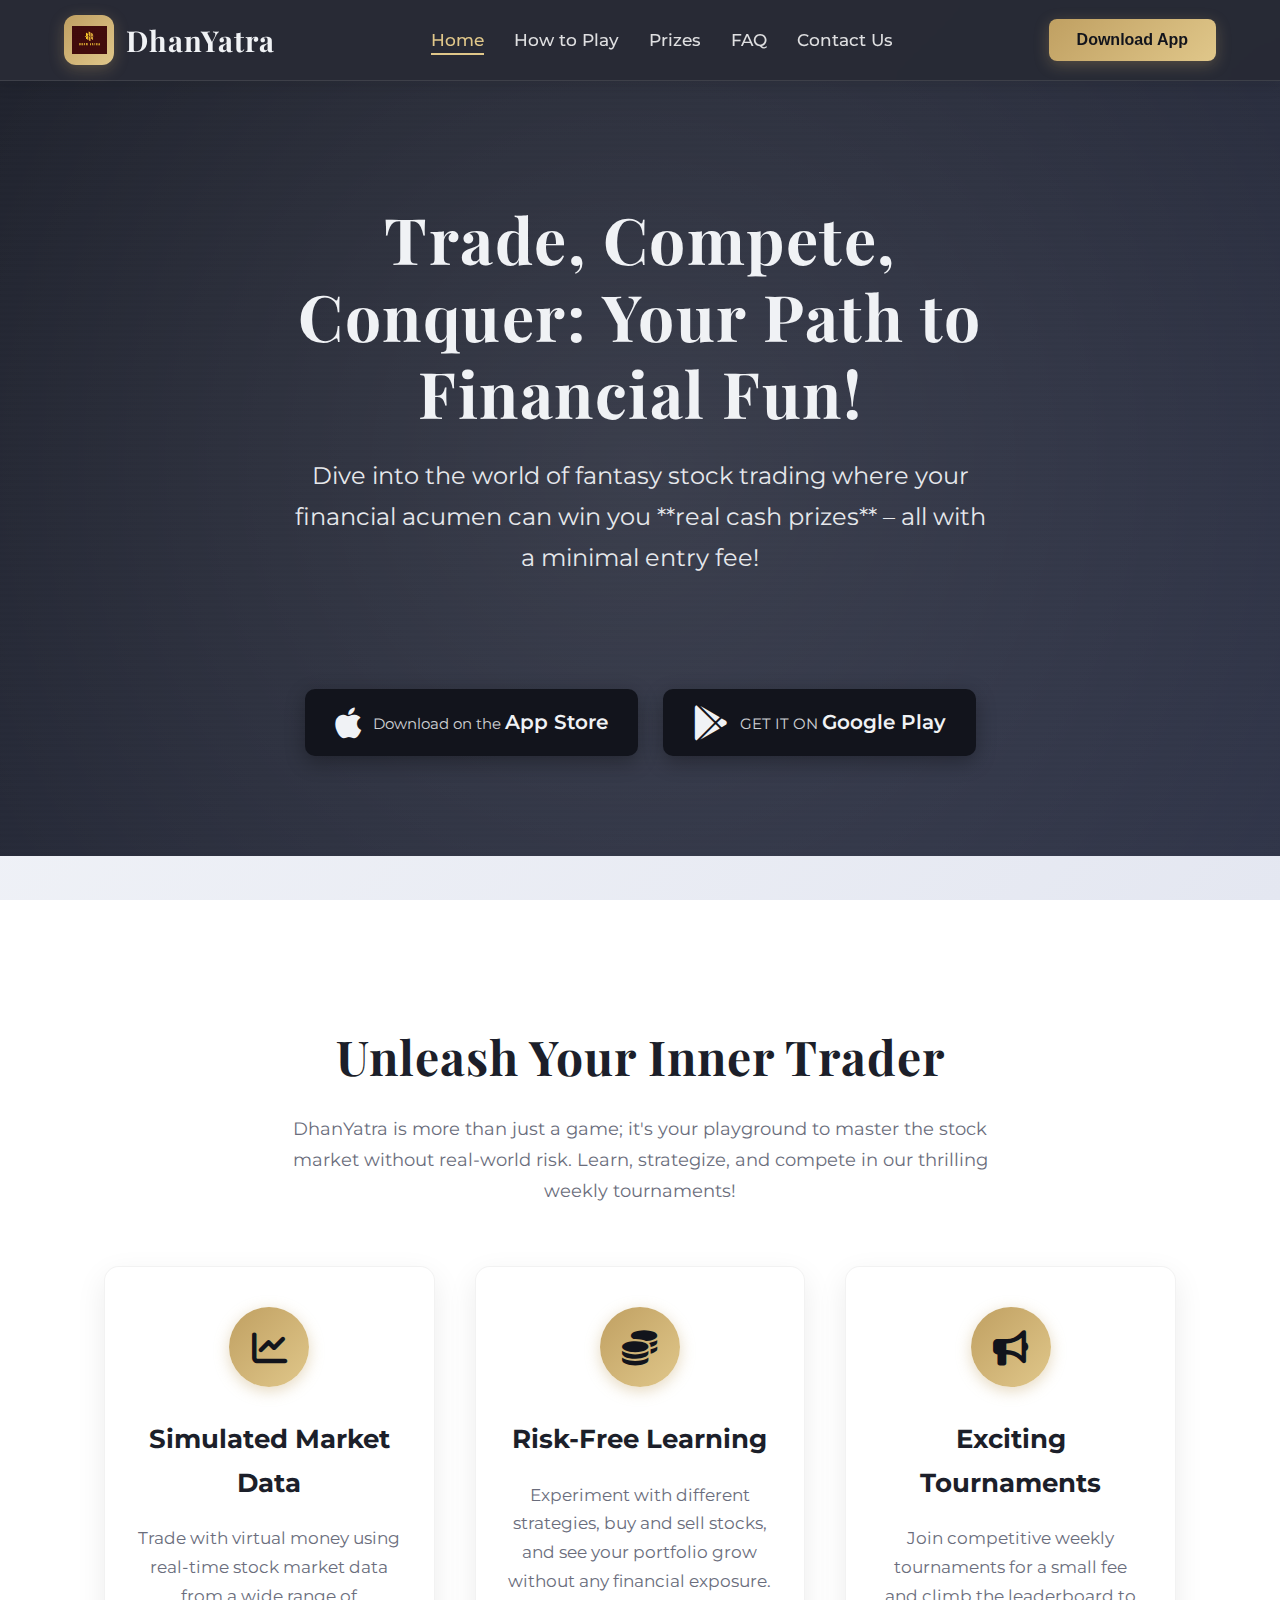
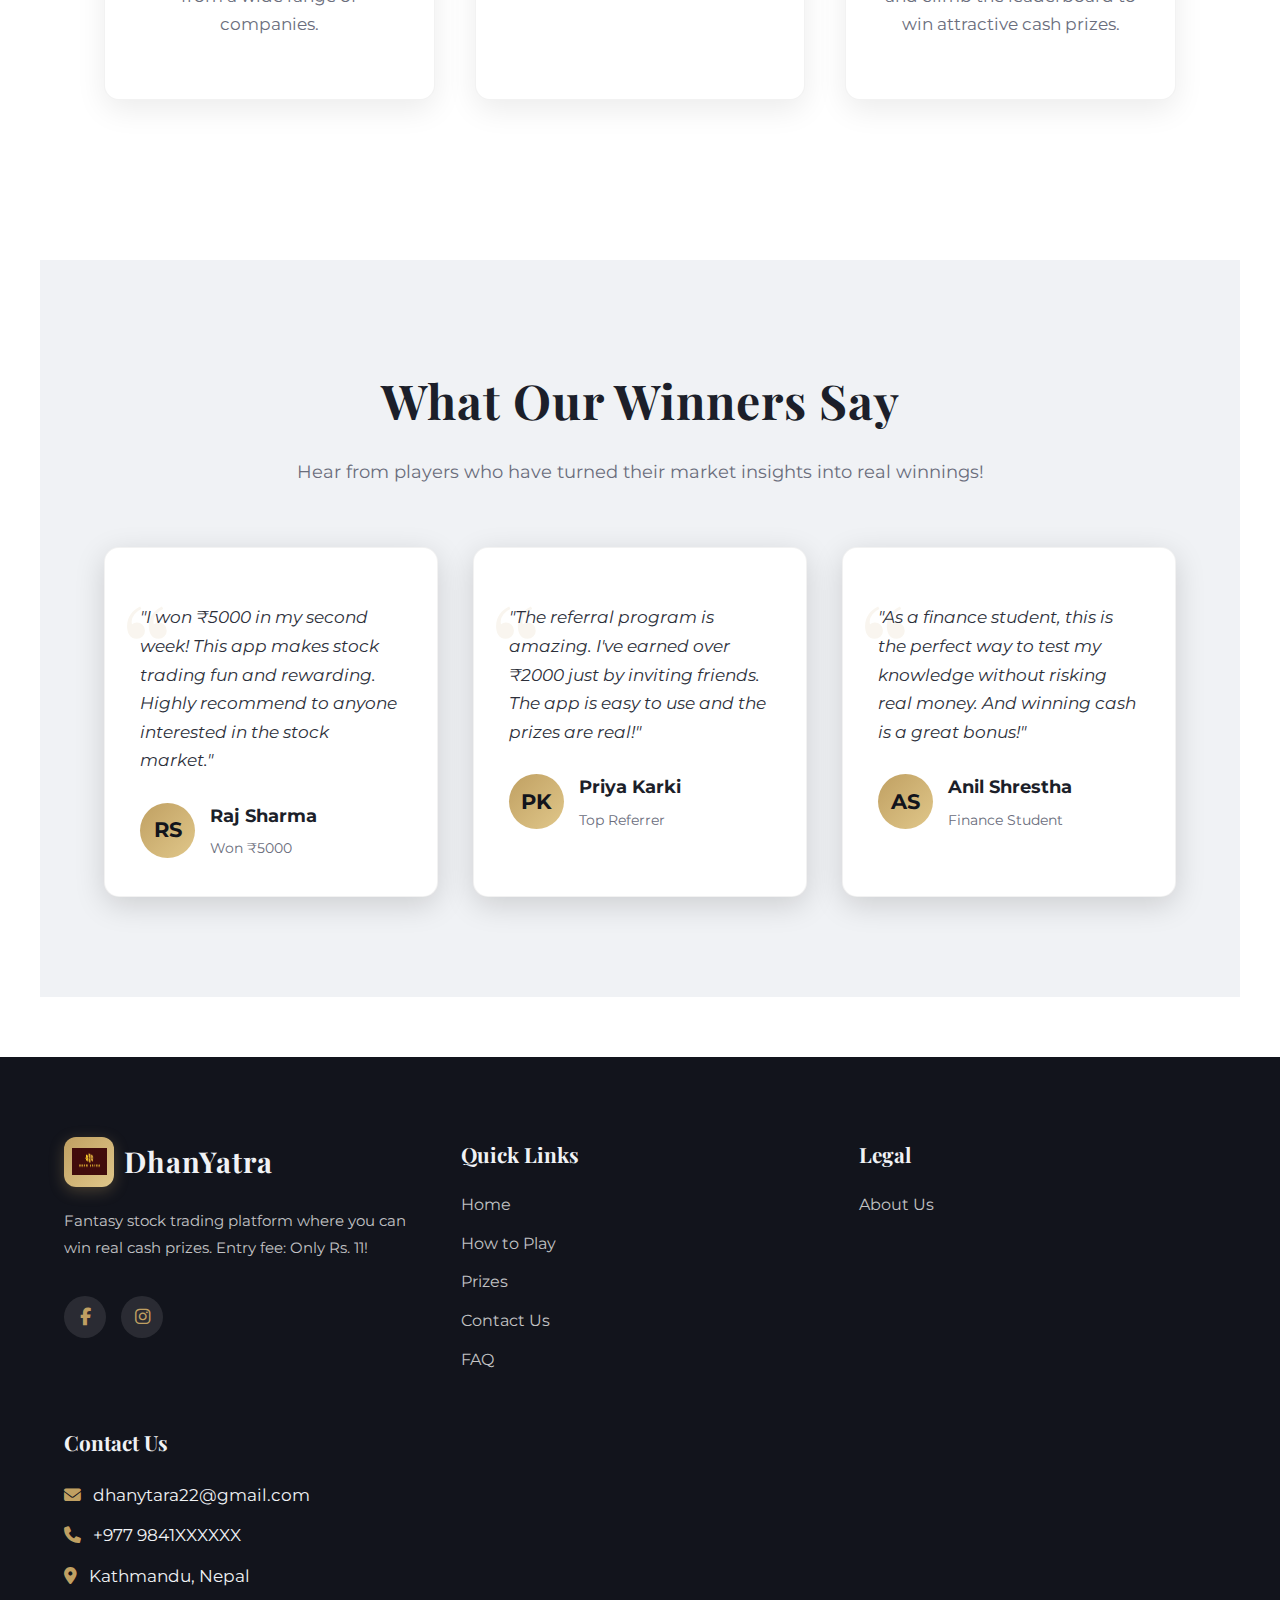
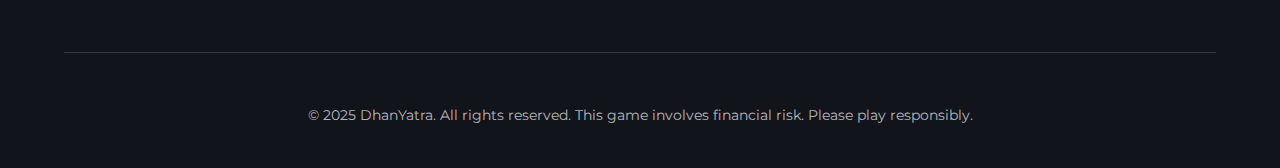
<file: index.html>
<!DOCTYPE html>
<html lang="en">
<head>
  <meta charset="UTF-8">
  <meta name="viewport" content="width=device-width, initial-scale=1.0">
  <title>DhanYatra</title>

  <!-- Favicon (Logo in Browser Tab) -->
  <link rel="icon" href="favicon.ico" type="image/x-icon">
  <link rel="icon" type="image/png" href="images/logo.png"> 
  <link rel="apple-touch-icon" href="apple-touch-icon.png">

  <link href="https://fonts.googleapis.com/css2?family=Montserrat:wght@300;400;500;600;700&family=Playfair+Display:wght@400;500;600;700&display=swap" rel="stylesheet">
  <link rel="stylesheet" href="https://cdnjs.cloudflare.com/ajax/libs/font-awesome/6.4.0/css/all.min.css">
  <style>
    
    :root {
      --primary: #1c1f2a;
      --secondary: #2d3246;
      --accent: #c0a062;
      --accent-light: #e0c78a;
      --light: #f0f2f5;
      --dark: #12141c;
      --success: #4caf50;
      --text: #2c2f3a;
      --text-light: #6a6d7c;
      --shadow: 0 8px 30px rgba(0, 0, 0, 0.15);
      --transition: all 0.3s ease;
      --glass: rgba(255, 255, 255, 0.08);
      --border: rgba(255, 255, 255, 0.1);
    }

    * {
      margin: 0;
      padding: 0;
      box-sizing: border-box;
    }

    body {
      background-color: var(--light);
      color: var(--text);
      font-family: 'Montserrat', sans-serif;
      line-height: 1.7;
      background: linear-gradient(135deg, #f5f7fa 0%, #e4e7f1 100%);
      background-attachment: fixed;
      font-size: 1.05rem;
    }

    /* Header & Navigation */
    header {
      background: rgba(28, 31, 42, 0.95);
      color: var(--light);
      padding: 15px 5%;
      position: sticky;
      top: 0;
      z-index: 1000;
      backdrop-filter: blur(10px);
      border-bottom: 1px solid var(--border);
      box-shadow: 0 4px 15px rgba(0, 0, 0, 0.1);
    }

    .header-container {
      display: flex;
      justify-content: space-between;
      align-items: center;
      max-width: 1200px;
      margin: 0 auto;
    }

    .logo {
      display: flex;
      align-items: center;
      gap: 12px;
      text-decoration: none;
      color: var(--light);
      }

      .logo-icon {
      width: 50px;
      height: 50px;
      border-radius: 12px;
      display: flex;
      align-items: center;
      justify-content: center;
      overflow: hidden;
      background: linear-gradient(135deg, var(--accent), var(--accent-light));
      box-shadow: 0 4px 15px rgba(192, 160, 98, 0.3);
      transition: var(--transition);
      }

      .logo-icon img {
      width: 70%;
      height: auto;
      object-fit: contain;
      transition: var(--transition);
      }

      .logo-text {
      font-weight: 700;
      font-size: 1.8rem;
      font-family: 'Playfair Display', serif;
      letter-spacing: 1px;
      }

    nav ul {
      display: flex;
      list-style: none;
      gap: 30px;
    }

    nav a {
      color: rgba(255, 255, 255, 0.85);
      text-decoration: none;
      font-weight: 500;
      transition: var(--transition);
      position: relative;
      padding: 5px 0;
    }

    nav a:hover,
    nav a.active {
      color: var(--accent-light);
    }

    nav a::after {
      content: '';
      position: absolute;
      bottom: 0;
      left: 0;
      width: 0;
      height: 2px;
      background-color: var(--accent-light);
      transition: var(--transition);
    }

    nav a:hover::after,
    nav a.active::after {
      width: 100%;
    }

    .cta-button {
      background: linear-gradient(135deg, var(--accent), var(--accent-light));
      color: var(--dark);
      border: none;
      padding: 12px 28px;
      border-radius: 8px;
      font-weight: 600;
      cursor: pointer;
      transition: var(--transition);
      font-size: 1rem;
      box-shadow: 0 4px 15px rgba(192, 160, 98, 0.3);
      outline: none;
    }

    .cta-button:hover {
      transform: translateY(-3px);
      box-shadow: 0 6px 20px rgba(192, 160, 98, 0.4);
    }

    .cta-button:focus-visible {
      outline: 2px solid var(--accent-light);
      outline-offset: 3px;
    }

    /* Hero Section - Homepage specific */
    .hero {
      background: linear-gradient(135deg, var(--primary), var(--secondary));
      color: var(--light);
      padding: 120px 5% 100px;
      text-align: center;
      position: relative;
      overflow: hidden;
      margin-bottom: 60px;
      display: flex; /* Use flexbox for layout */
      align-items: center;
      justify-content: center;
      min-height: 80vh; /* Make hero section taller */
    }

    .hero::before {
      content: "";
      position: absolute;
      top: -50%;
      left: -50%;
      width: 200%;
      height: 200%;
      background: radial-gradient(
        circle at center,
        rgba(255, 255, 255, 0.1) 0%,
        transparent 60%
      );
      animation: rotate 20s linear infinite;
      z-index: 1;
    }

    .hero::after {
        content: "";
        position: absolute;
        top: 0;
        left: 0;
        width: 100%;
        height: 100%;
        background-image: url("data:image/svg+xml,%3Csvg width='6' height='6' viewBox='0 0 6 6' xmlns='http://www.w3.org/2000/svg'%3E%3Cg fill='%239C92AC' fill-opacity='0.1' fill-rule='evenodd'%3E%3Cpath d='M9000 0H0v3h10000v-3zM0 6000h3v10000H0v-10000z'/%3E%3C/g%3E%3C/svg%3E");
        opacity: 0.1;
        z-index: 1;
    }

    .hero-content {
      max-width: 1000px; /* Increased max-width */
      margin: 0 auto;
      position: relative;
      z-index: 2;
      display: flex;
      flex-direction: column;
      align-items: center;
      gap: 30px; /* Gap between text and image/buttons */
    }

    .hero-main-text {
        max-width: 800px;
    }

    .hero h1 {
      font-size: 4rem; /* Larger for impact */
      margin-bottom: 25px;
      font-weight: 700;
      font-family: 'Playfair Display', serif;
      letter-spacing: 1.5px;
      line-height: 1.2;
    }

    .hero p {
      font-size: 1.5rem; /* Larger */
      max-width: 700px;
      margin: 0 auto 40px;
      opacity: 0.95;
    }

    .download-buttons {
      display: flex;
      justify-content: center;
      gap: 25px;
      margin-top: 40px; /* Space after visual */
      flex-wrap: wrap;
    }

    .download-btn {
      display: flex;
      align-items: center;
      gap: 12px;
      background: var(--dark);
      color: var(--light);
      padding: 16px 30px;
      border-radius: 10px;
      text-decoration: none;
      transition: var(--transition);
      box-shadow: 0 6px 20px rgba(0, 0, 0, 0.3);
      min-width: 240px;
      outline: none;
    }

    .download-btn:hover {
      transform: translateY(-7px);
      background: var(--primary);
      box-shadow: 0 10px 30px rgba(0, 0, 0, 0.4);
    }

    .download-btn:focus-visible {
      outline: 2px solid var(--accent-light);
      outline-offset: 3px;
    }

    .download-btn i {
      font-size: 2.2rem;
    }

    .download-text {
      text-align: left;
    }

    .download-text span:first-child {
      font-size: 0.95rem;
      opacity: 0.85;
    }

    .download-text span:last-child {
      font-size: 1.25rem;
      font-weight: 600;
    }

    /* Common Section Styling (for all pages) */
    .section-padding {
        padding: 100px 5%;
        max-width: 1200px;
        margin: 0 auto;
        margin-bottom: 60px; /* Consistent spacing between sections */
    }

    .section-title {
      text-align: center;
      margin-bottom: 60px;
    }

    .section-title h2 {
      font-size: 3rem;
      color: var(--primary);
      margin-bottom: 15px;
      font-family: 'Playfair Display', serif;
      letter-spacing: 1px;
    }

    .section-title p {
      font-size: 1.15rem;
      color: var(--text-light);
      max-width: 700px;
      margin: 0 auto;
    }

    /* Features Grid (used on How to Play page) */
    .features-grid {
      display: grid;
      grid-template-columns: repeat(auto-fit, minmax(300px, 1fr));
      gap: 40px;
    }

    .feature-card {
      background: white;
      border-radius: 15px;
      padding: 40px 30px;
      text-align: center;
      box-shadow: 0 10px 30px rgba(0, 0, 0, 0.08);
      transition: var(--transition);
      border: 1px solid rgba(0, 0, 0, 0.05);
      position: relative;
      overflow: hidden;
    }

    .feature-card::before {
        content: '';
        position: absolute;
        top: -2px;
        left: -2px;
        right: -2px;
        bottom: -2px;
        background: linear-gradient(135deg, var(--accent), var(--accent-light));
        z-index: -1;
        border-radius: 17px;
        opacity: 0;
        transition: opacity 0.3s ease;
    }

    .feature-card:hover::before {
        opacity: 1;
    }

    .feature-card:hover {
      transform: translateY(-10px);
      box-shadow: 0 20px 45px rgba(0, 0, 0, 0.15);
    }

    .feature-icon {
      width: 80px;
      height: 80px;
      margin: 0 auto 30px;
      background: linear-gradient(135deg, var(--accent), var(--accent-light));
      border-radius: 50%;
      display: flex;
      align-items: center;
      justify-content: center;
      font-size: 2.2rem;
      color: var(--dark);
      box-shadow: 0 4px 15px rgba(192, 160, 98, 0.4);
    }

    .feature-card h3 {
      font-size: 1.6rem;
      margin-bottom: 20px;
      color: var(--primary);
    }

    .feature-card p {
      color: var(--text-light);
      margin-bottom: 20px;
    }

    /* Prize Grid (used on Prizes page) */
    .prizes-section { /* Added a class to distinguish from the hero gradient effect */
      background: linear-gradient(135deg, var(--primary), var(--secondary));
      color: var(--light);
      position: relative;
      overflow: hidden;
    }
    .prizes-section::before {
      content: "";
      position: absolute;
      top: 0;
      left: 0;
      width: 100%;
      height: 100%;
      background: url('https://images.unsplash.com/photo-1553877522-43269d4ea984?ixlib=rb-4.0.3&auto=format&fit=crop&w=1200&q=80') no-repeat center/cover;
      opacity: 0.08;
    }

    .prizes-container {
      max-width: 1000px;
      margin: 0 auto;
      position: relative;
      z-index: 2;
    }

    .prize-grid {
      display: grid;
      grid-template-columns: repeat(auto-fit, minmax(280px, 1fr));
      gap: 35px;
      margin-top: 50px;
      align-items: start;
    }

    .prize-card {
      padding: 35px;
      border-radius: 15px;
      background: var(--glass);
      backdrop-filter: blur(10px);
      border: 1px solid var(--border);
      text-align: center;
      transition: var(--transition);
      display: flex;
      flex-direction: column;
      justify-content: space-between;
      height: 100%;
    }

    .prize-card:hover {
      transform: translateY(-12px);
      box-shadow: 0 15px 40px rgba(0, 0, 0, 0.25);
    }

    .prize-rank {
      font-size: 2.8rem;
      font-weight: 700;
      color: var(--accent);
      margin-bottom: 10px;
      font-family: 'Playfair Display', serif;
    }

    .prize-amount {
      font-size: 2.5rem;
      font-weight: 700;
      margin-bottom: 20px;
      color: var(--accent-light);
      line-height: 1;
    }

    .prize-card p {
        font-size: 1.05rem;
        opacity: 0.9;
    }

    .prize-card:nth-child(1) {
      transform: scale(1.08);
      z-index: 2;
      background: linear-gradient(135deg, var(--accent), var(--accent-light));
      color: var(--dark);
      box-shadow: 0 15px 40px rgba(192, 160, 98, 0.5);
    }

    .prize-card:nth-child(1):hover {
      transform: scale(1.12);
      box-shadow: 0 20px 50px rgba(192, 160, 98, 0.6);
    }

    .prize-card:nth-child(1) .prize-rank,
    .prize-card:nth-child(1) .prize-amount {
      color: var(--dark);
    }

    /* How It Works Steps (used on How to Play page) */
    .steps {
      display: flex;
      flex-wrap: wrap;
      justify-content: center;
      gap: 40px;
      max-width: 1200px;
      margin: 0 auto;
    }

    .step-card {
      flex: 1;
      min-width: 280px;
      max-width: 320px;
      padding: 35px;
      border-radius: 15px;
      background: white;
      box-shadow: var(--shadow);
      text-align: center;
      position: relative;
      transition: var(--transition);
    }

    .step-card:hover {
        transform: translateY(-8px);
        box-shadow: 0 12px 35px rgba(0, 0, 0, 0.18);
    }

    .steps .step-card + .step-card::before {
        content: url('data:image/svg+xml;utf8,<svg xmlns="http://www.w3.org/2000/svg" width="30" height="30" viewBox="0 0 24 24" fill="none" stroke="%23c0a062" stroke-width="2" stroke-linecap="round" stroke-linejoin="round" class="feather feather-arrow-right"><line x1="5" y1="12" x2="19" y2="12"></line><polyline points="12 5 19 12 12 19"></polyline></svg>');
        position: absolute;
        left: -20px;
        top: 50%;
        transform: translateY(-50%);
        width: 40px;
        height: 40px;
        opacity: 0.6;
        display: none;
    }

    @media (min-width: 769px) {
        .steps .step-card + .step-card::before {
            display: block;
        }
    }


    .step-number {
      position: absolute;
      top: -20px;
      left: 50%;
      transform: translateX(-50%);
      width: 45px;
      height: 45px;
      background: linear-gradient(135deg, var(--accent), var(--accent-light));
      border-radius: 50%;
      display: flex;
      align-items: center;
      justify-content: center;
      font-weight: bold;
      color: var(--dark);
      font-size: 1.1rem;
      box-shadow: 0 4px 10px rgba(192, 160, 98, 0.5);
    }

    .step-card h3 {
      font-size: 1.4rem;
      margin: 15px 0 20px;
      color: var(--primary);
    }

    .step-card p {
        font-size: 1rem;
        color: var(--text-light);
    }

    /* Referral Section (can be integrated into How to Play or a separate page if needed) */
    .referral {
      background: linear-gradient(135deg, var(--primary), var(--secondary));
      color: var(--light);
      text-align: center;
    }

    .referral-content {
      max-width: 800px;
      margin: 0 auto;
    }

    .referral-box {
      background: var(--glass);
      backdrop-filter: blur(10px);
      border: 1px solid var(--border);
      border-radius: 15px;
      padding: 50px;
      margin: 40px auto;
      max-width: 650px;
      box-shadow: 0 10px 30px rgba(0, 0, 0, 0.2);
    }

    .referral-box h3 {
      font-size: 2rem;
      margin-bottom: 25px;
      font-family: 'Playfair Display', serif;
    }

    .referral-box p {
        font-size: 1.1rem;
        opacity: 0.9;
        margin-bottom: 30px;
    }

    .referral-features {
      display: grid;
      grid-template-columns: repeat(auto-fit, minmax(280px, 1fr));
      gap: 30px;
      margin-top: 30px;
    }

    .referral-feature {
      padding: 25px;
      background: rgba(255, 255, 255, 0.12);
      border-radius: 10px;
      text-align: center;
      transition: var(--transition);
      border: 1px solid rgba(255, 255, 255, 0.05);
    }

    .referral-feature:hover {
        background: rgba(255, 255, 255, 0.18);
        transform: translateY(-5px);
    }

    .referral-feature i {
        font-size: 2.5rem;
        color: var(--accent-light);
        margin-bottom: 15px;
    }

    .referral-feature h4 {
        font-size: 1.3rem;
        margin-bottom: 10px;
        color: var(--accent-light);
    }

    .referral-feature p {
        font-size: 0.95rem;
        opacity: 0.8;
    }

    /* Testimonials (can be integrated into homepage or separate page) */
    .testimonials {
      background: var(--light);
    }

    .testimonial-grid {
      display: grid;
      grid-template-columns: repeat(auto-fit, minmax(300px, 1fr));
      gap: 35px;
      max-width: 1200px;
      margin: 0 auto;
    }

    .testimonial-card {
      padding: 35px;
      border-radius: 15px;
      background: white;
      box-shadow: var(--shadow);
      position: relative;
      overflow: hidden;
      transition: var(--transition);
      border: 1px solid rgba(0, 0, 0, 0.05);
    }

    .testimonial-card:hover {
        transform: translateY(-8px);
        box-shadow: 0 12px 35px rgba(0, 0, 0, 0.18);
    }

    .testimonial-card::before {
      content: '“';
      position: absolute;
      top: -10px;
      left: 15px;
      font-size: 8rem;
      color: var(--accent);
      opacity: 0.1;
      font-family: 'Playfair Display', serif;
      z-index: 0;
    }

    .testimonial-content {
      margin-top: 20px;
      margin-bottom: 25px;
      position: relative;
      z-index: 1;
      font-style: italic;
      color: var(--text);
    }

    .testimonial-author {
      display: flex;
      align-items: center;
      gap: 15px;
      margin-top: 15px;
    }

    .author-avatar {
      width: 55px;
      height: 55px;
      border-radius: 50%;
      background: linear-gradient(135deg, var(--accent), var(--accent-light));
      display: flex;
      align-items: center;
      justify-content: center;
      color: var(--dark);
      font-weight: bold;
      font-size: 1.3rem;
      flex-shrink: 0;
    }

    .author-info h4 {
        font-size: 1.15rem;
        color: var(--primary);
        margin-bottom: 5px;
    }

    .author-info p {
        font-size: 0.9rem;
        color: var(--text-light);
    }

    /* FAQ Section (used on FAQ page) */
    .faq-section { /* Added a class to distinguish */
      background: linear-gradient(135deg, var(--primary), var(--secondary));
      color: var(--light);
    }

    .faq-container {
      max-width: 1000px;
      margin: 0 auto;
    }

    .faq-grid {
      display: grid;
      grid-template-columns: repeat(auto-fit, minmax(300px, 1fr));
      gap: 25px;
      margin-top: 40px;
    }

    .faq-item {
      background: var(--glass);
      backdrop-filter: blur(10px);
      border: 1px solid var(--border);
      border-radius: 15px;
      padding: 28px;
      cursor: pointer;
      transition: var(--transition);
      outline: none;
    }

    .faq-item:hover {
      background: rgba(255, 255, 255, 0.15);
      box-shadow: 0 8px 25px rgba(0, 0, 0, 0.2);
    }

    .faq-item:focus-visible {
      outline: 2px solid var(--accent-light);
      outline-offset: 3px;
    }

    .faq-question {
      font-weight: 600;
      margin-bottom: 15px;
      display: flex;
      justify-content: space-between;
      align-items: center;
      font-size: 1.1rem;
    }

    .faq-question i {
      transition: var(--transition);
      font-size: 0.9rem;
    }

    .faq-answer {
      max-height: 0;
      overflow: hidden;
      transition: max-height 0.4s ease-out, margin-top 0.4s ease-out;
      color: rgba(255, 255, 255, 0.85);
      font-size: 0.95rem;
    }

    .faq-item.active .faq-answer {
      max-height: 200px;
      margin-top: 15px;
    }

    .faq-item.active .faq-question i {
      transform: rotate(180deg);
    }

    /* Contact Us Page Specific */
    .contact-form-container {
        max-width: 700px;
        margin: 0 auto;
        padding: 40px;
        background: white;
        border-radius: 15px;
        box-shadow: var(--shadow);
    }

    .contact-form-container label {
        display: block;
        margin-bottom: 8px;
        font-weight: 600;
        color: var(--primary);
    }

    .contact-form-container input[type="text"],
    .contact-form-container input[type="email"],
    .contact-form-container textarea {
        width: 100%;
        padding: 12px 15px;
        margin-bottom: 20px;
        border: 1px solid #ddd;
        border-radius: 8px;
        font-family: 'Montserrat', sans-serif;
        font-size: 1rem;
        transition: border-color 0.3s ease;
    }

    .contact-form-container input[type="text"]:focus,
    .contact-form-container input[type="email"]:focus,
    .contact-form-container textarea:focus {
        border-color: var(--accent);
        outline: none;
        box-shadow: 0 0 0 3px rgba(192, 160, 98, 0.2);
    }

    .contact-form-container textarea {
        min-height: 120px;
        resize: vertical;
    }

    .contact-form-container button[type="submit"] {
        display: block;
        width: 100%;
        background: linear-gradient(135deg, var(--accent), var(--accent-light));
        color: var(--dark);
        border: none;
        padding: 15px 30px;
        border-radius: 8px;
        font-weight: 600;
        cursor: pointer;
        transition: var(--transition);
        font-size: 1.1rem;
        box-shadow: 0 4px 15px rgba(192, 160, 98, 0.3);
    }

    .contact-form-container button[type="submit"]:hover {
        transform: translateY(-3px);
        box-shadow: 0 6px 20px rgba(192, 160, 98, 0.4);
    }

    /* Footer - keep consistent across all pages */
    footer {
      background: var(--dark);
      color: var(--light);
      padding: 80px 5% 40px;
    }

    .footer-container {
      display: grid;
      grid-template-columns: repeat(auto-fit, minmax(260px, 1fr));
      gap: 40px;
      max-width: 1200px;
      margin: 0 auto;
    }

    .footer-logo {
      display: flex;
      flex-direction: column;
      gap: 20px;
    }

    .footer-logo .logo {
      display: flex;
      align-items: center;
      gap: 10px;
    }

    .footer-logo p {
      color: rgba(255, 255, 255, 0.75);
      line-height: 1.8;
      font-size: 0.95rem;
    }

    .social-links {
      display: flex;
      gap: 15px;
      margin-top: 15px;
    }

    .social-link {
      width: 42px;
      height: 42px;
      border-radius: 50%;
      background: rgba(255, 255, 255, 0.1);
      display: flex;
      align-items: center;
      justify-content: center;
      color: var(--accent);
      transition: var(--transition);
      text-decoration: none;
      font-size: 1.1rem;
    }

    .social-link:hover {
      background: var(--accent);
      color: var(--dark);
      transform: translateY(-4px) scale(1.05);
      box-shadow: 0 6px 15px rgba(192, 160, 98, 0.3);
    }

    .footer-links h3 {
      font-size: 1.3rem;
      margin-bottom: 20px;
      color: var(--light);
      font-family: 'Playfair Display', serif;
    }

    .footer-links ul {
      list-style: none;
    }

    .footer-links li {
      margin-bottom: 12px;
    }

    .footer-links a {
      color: rgba(255, 255, 255, 0.75);
      text-decoration: none;
      transition: var(--transition);
      display: block;
      font-size: 0.98rem;
    }

    .footer-links a:hover {
      color: var(--accent-light);
      transform: translateX(8px);
    }

    .footer-links li i {
        margin-right: 8px;
        color: var(--accent);
    }

    .copyright {
      text-align: center;
      padding-top: 50px;
      margin-top: 50px;
      border-top: 1px solid rgba(255, 255, 255, 0.15);
      color: rgba(255, 255, 255, 0.7);
      font-size: 0.9rem;
    }

    /* Animations */
    @keyframes rotate {
      0% { transform: rotate(0deg); }
      100% { transform: rotate(360deg); }
    }

    @keyframes fadeInScale {
        from {
            opacity: 0;
            transform: scale(0.9);
        }
        to {
            opacity: 1;
            transform: scale(1);
        }
    }

    /* Responsive Design */
    @media (max-width: 992px) {
        .hero h1 {
            font-size: 3.2rem;
        }
        .hero p {
            font-size: 1.2rem;
        }
        .section-title h2 {
            font-size: 2.5rem;
        }
        .section-title p {
            font-size: 1rem;
        }
    }

    @media (max-width: 768px) {
      .header-container {
        flex-direction: column;
        gap: 20px;
      }

      nav ul {
        gap: 20px;
        flex-wrap: wrap;
        justify-content: center;
      }

      .cta-button {
        width: 100%;
        max-width: 300px;
      }

      .hero {
        padding: 80px 5% 70px;
      }

      .hero h1 {
        font-size: 2.8rem;
        margin-bottom: 20px;
      }

      .hero p {
        font-size: 1.1rem;
      }

      .hero-content {
          gap: 20px;
      }

      .hero-visual {
          max-width: 400px;
      }

      .download-buttons {
        flex-direction: column;
        align-items: center;
        gap: 15px;
      }

      .download-btn {
        width: 100%;
        max-width: 280px;
      }

      .section-padding {
          padding: 60px 5%;
          margin-bottom: 40px;
      }

      .section-title {
          margin-bottom: 40px;
      }

      .section-title h2 {
          font-size: 2.2rem;
      }

      .prize-card:nth-child(1) {
        transform: scale(1);
      }

      .prize-card:nth-child(1):hover {
        transform: scale(1.03);
      }

      .steps .step-card + .step-card::before {
        display: none;
      }

      .referral-box {
          padding: 30px;
      }
    }

    @media (max-width: 480px) {
        .hero h1 {
            font-size: 2.2rem;
            letter-spacing: 0.5px;
        }
        .hero p {
            font-size: 1rem;
        }
        .section-title h2 {
            font-size: 1.8rem;
        }
        .features-grid, .prize-grid, .testimonial-grid, .faq-grid {
            grid-template-columns: 1fr;
            gap: 25px;
        }
        .step-card {
            max-width: 100%;
        }
        .footer-container {
            grid-template-columns: 1fr;
            text-align: center;
        }
        .footer-logo {
            align-items: center;
        }
        .social-links {
            justify-content: center;
        }
        .footer-links ul {
            padding-left: 0;
        }
        .footer-links a {
            text-align: center;
        }
        .footer-links a:hover {
            transform: translateX(0);
        }
    }
  </style>
</head>
<body>
  <header>
    <div class="header-container">
      <a href="index.html" class="logo">
        <div class="logo-icon">
          <img src="images/logo.png">
        </div>
        <div class="logo-text">DhanYatra</div>
      </a>

      <nav>
        <ul>
          <li><a href="index.html" class="active">Home</a></li>
          <li><a href="how-to-play.html">How to Play</a></li>
          <li><a href="prizes.html">Prizes</a></li>
          <li><a href="faq.html">FAQ</a></li>
          <li><a href="contact-us.html">Contact Us</a></li>
        </ul>
      </nav>

      <button class="cta-button">Download App</button>
    </div>
  </header>

  <section class="hero">
    <div class="hero-content">
      <div class="hero-main-text">
        <h1>Trade, Compete, Conquer: Your Path to Financial Fun!</h1>
        <p>Dive into the world of fantasy stock trading where your financial acumen can win you **real cash prizes** – all with a minimal entry fee!</p>
      </div>

      <div class="download-buttons">
        <a href="#" class="download-btn">
          <i class="fab fa-apple"></i>
          <div class="download-text">
            <span>Download on the</span>
            <span>App Store</span>
          </div>
        </a>
        <a href="#" class="download-btn">
          <i class="fab fa-google-play"></i>
          <div class="download-text">
            <span>GET IT ON</span>
            <span>Google Play</span>
          </div>
        </a>
      </div>
    </div>
  </section>

  <section class="section-padding" id="about">
    <div class="section-title">
      <h2>Unleash Your Inner Trader</h2>
      <p>DhanYatra is more than just a game; it's your playground to master the stock market without real-world risk. Learn, strategize, and compete in our thrilling weekly tournaments!</p>
    </div>
    <div class="features-grid">
      <div class="feature-card">
        <div class="feature-icon">
          <i class="fas fa-chart-line"></i>
        </div>
        <h3>Simulated Market Data</h3>
        <p>Trade with virtual money using real-time stock market data from a wide range of companies.</p>
      </div>

      <div class="feature-card">
        <div class="feature-icon">
          <i class="fas fa-coins"></i>
        </div>
        <h3>Risk-Free Learning</h3>
        <p>Experiment with different strategies, buy and sell stocks, and see your portfolio grow without any financial exposure.</p>
      </div>

      <div class="feature-card">
        <div class="feature-icon">
          <i class="fas fa-bullhorn"></i>
        </div>
        <h3>Exciting Tournaments</h3>
        <p>Join competitive weekly tournaments for a small fee and climb the leaderboard to win attractive cash prizes.</p>
      </div>
    </div>
  </section>

  <section class="testimonials section-padding" id="testimonials">
    <div class="section-title">
      <h2>What Our Winners Say</h2>
      <p>Hear from players who have turned their market insights into real winnings!</p>
    </div>

    <div class="testimonial-grid">
      <div class="testimonial-card">
        <div class="testimonial-content">
          "I won ₹5000 in my second week! This app makes stock trading fun and rewarding. Highly recommend to anyone interested in the stock market."
        </div>
        <div class="testimonial-author">
          <div class="author-avatar">RS</div>
          <div class="author-info">
            <h4>Raj Sharma</h4>
            <p>Won ₹5000</p>
          </div>
        </div>
      </div>

      <div class="testimonial-card">
        <div class="testimonial-content">
          "The referral program is amazing. I've earned over ₹2000 just by inviting friends. The app is easy to use and the prizes are real!"
        </div>
        <div class="testimonial-author">
          <div class="author-avatar">PK</div>
          <div class="author-info">
            <h4>Priya Karki</h4>
            <p>Top Referrer</p>
          </div>
        </div>
      </div>

      <div class="testimonial-card">
        <div class="testimonial-content">
          "As a finance student, this is the perfect way to test my knowledge without risking real money. And winning cash is a great bonus!"
        </div>
        <div class="testimonial-author">
          <div class="author-avatar">AS</div>
          <div class="author-info">
            <h4>Anil Shrestha</h4>
            <p>Finance Student</p>
          </div>
        </div>
      </div>
    </div>
  </section>

  <footer>
    <div class="footer-container">
      <div class="footer-logo">
        <a href="index.html" class="logo">
          <div class="logo-icon">
            <img src="images/logo.png">
          </div>
          <div class="logo-text">DhanYatra</div>
        </a>
        <p>Fantasy stock trading platform where you can win real cash prizes. Entry fee: Only Rs. 11!</p>

        <div class="social-links">
          <a href="http://facebook.com/profile.php?id=61577630865234" class="social-link" aria-label="Facebook" target="_blank" rel="noopener noreferrer"><i class="fab fa-facebook-f"></i></a>
          <a href="https://www.instagram.com/dhanyatra.np/" class="social-link" aria-label="Instagram" target="_blank" rel="noopener noreferrer"><i class="fab fa-instagram"></i></a>
        </div>
      </div>

      <div class="footer-links">
        <h3>Quick Links</h3>
        <ul>
          <li><a href="index.html">Home</a></li>
          <li><a href="how-to-play.html">How to Play</a></li>
          <li><a href="prizes.html">Prizes</a></li>
          <li><a href="contact-us.html">Contact Us</a></li>
          <li><a href="faq.html">FAQ</a></li>
        </ul>
      </div>

      <div class="footer-links">
        <h3>Legal</h3>
        <ul>
          <li><a href="about-us.html">About Us</a></li>
        </ul>
      </div>

      <div class="footer-links">
        <h3>Contact Us</h3>
        <ul>
          <li><i class="fas fa-envelope"></i> dhanytara22@gmail.com</li>
          <li><i class="fas fa-phone"></i> +977 9841XXXXXX</li>
          <li><i class="fas fa-map-marker-alt"></i> Kathmandu, Nepal</li>
        </ul>
      </div>
    </div>

    <div class="copyright">
      &copy; 2025 DhanYatra. All rights reserved. This game involves financial risk. Please play responsibly.
    </div>
  </footer>

  <script>
    // No specific JS needed for homepage smooth scroll as sections are removed
    // You might add an active class based on URL for the nav bar in a real app
    // For now, the 'active' class on 'index.html' is hardcoded.
  </script>
</body>
</html>
</file>
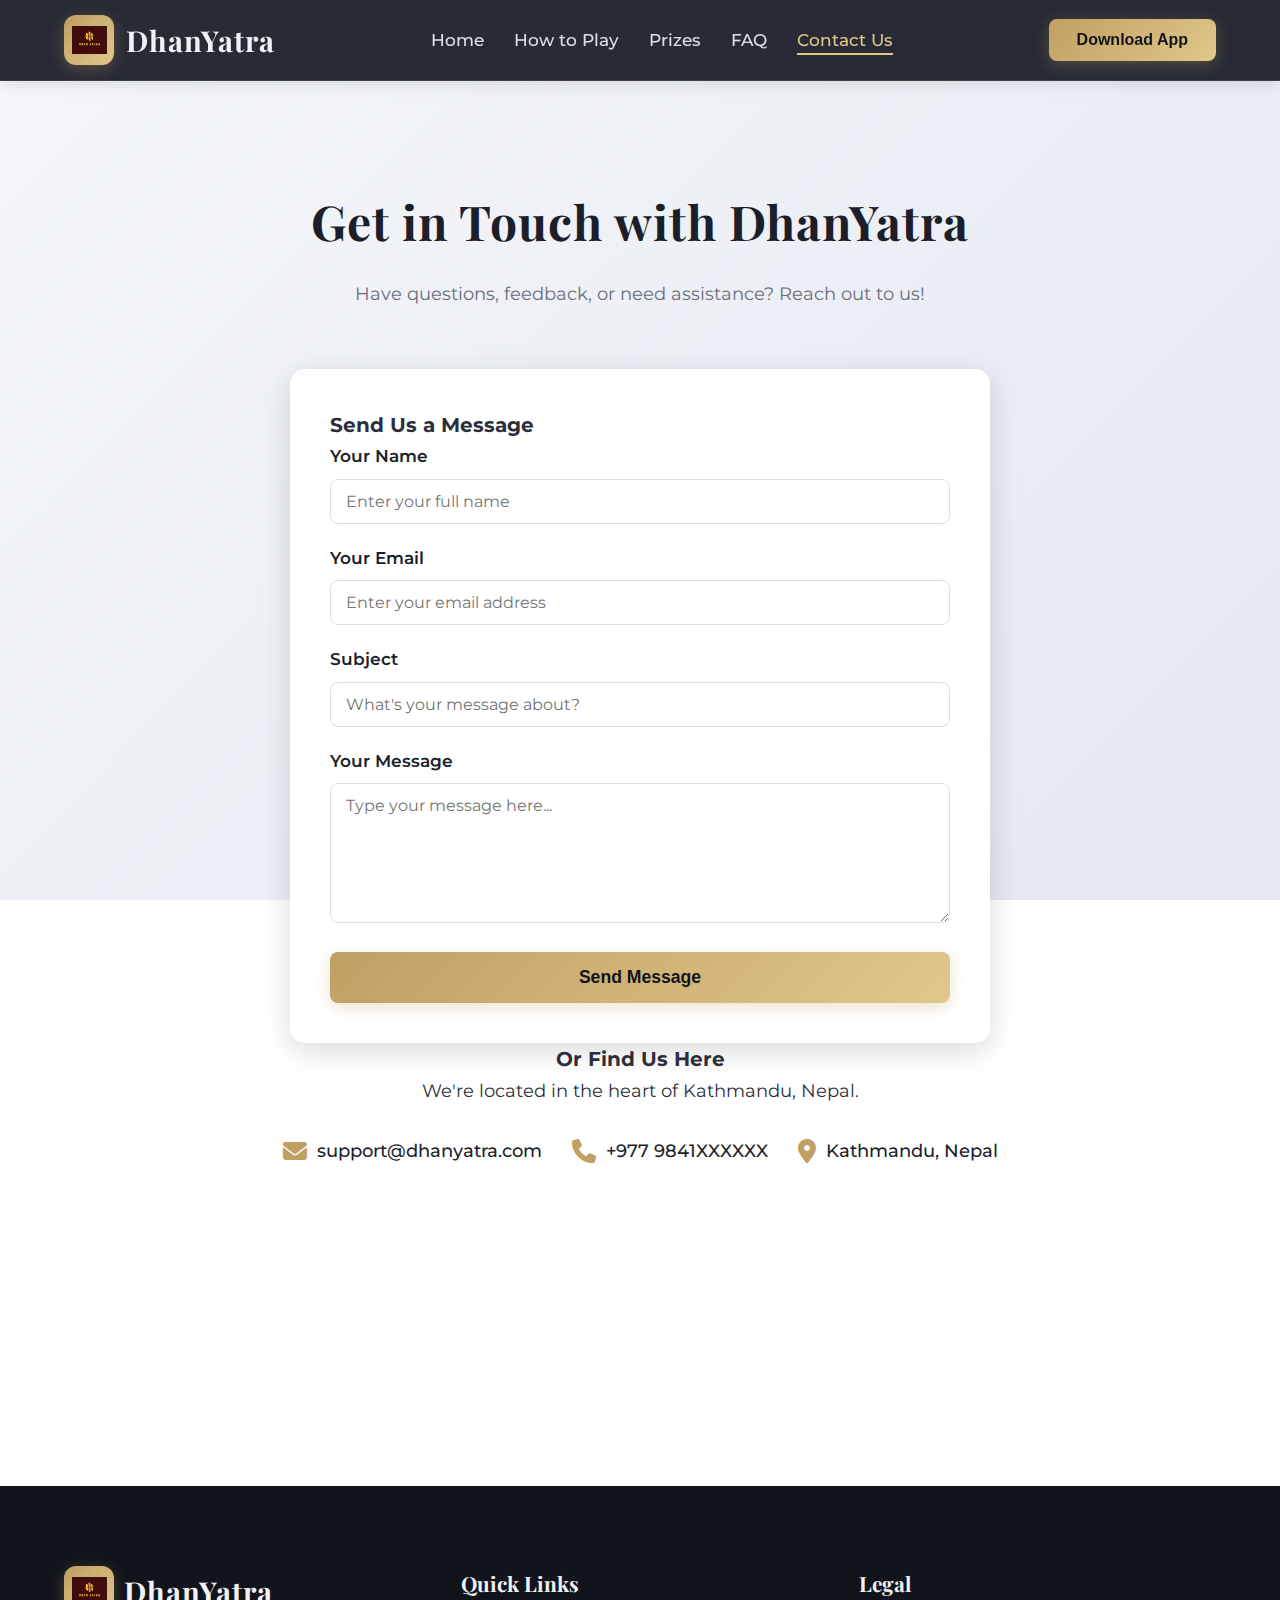
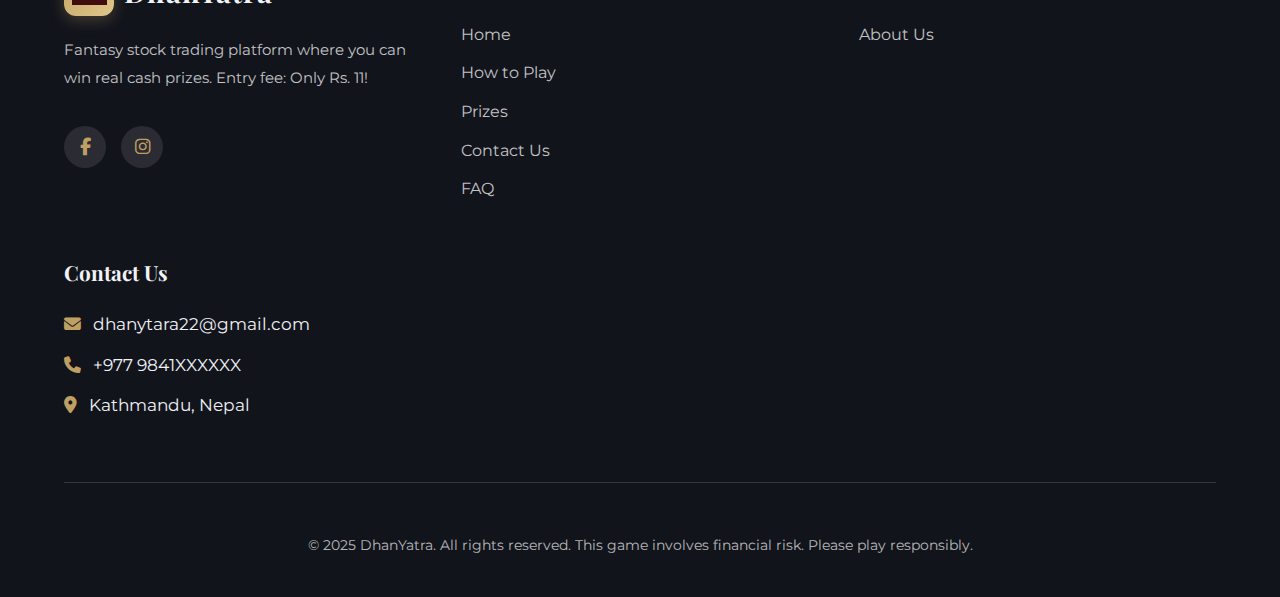
<file: contact-us.html>
<!DOCTYPE html>
<html lang="en">
<head>
  <meta charset="UTF-8">
  <meta name="viewport" content="width=device-width, initial-scale=1.0">
  <title>Contact Us - DY</title>

  <!-- Favicon (Logo in Browser Tab) -->
  <link rel="icon" href="favicon.ico" type="image/x-icon">
  <link rel="icon" type="image/png" href="images/logo.png"> 
  <link rel="apple-touch-icon" href="apple-touch-icon.png">

  <link href="https://fonts.googleapis.com/css2?family=Montserrat:wght@300;400;500;600;700&family=Playfair+Display:wght@400;500;600;700&display=swap" rel="stylesheet">
  <link rel="stylesheet" href="https://cdnjs.cloudflare.com/ajax/libs/font-awesome/6.4.0/css/all.min.css">
  <style>
    
    :root {
      --primary: #1c1f2a;
      --secondary: #2d3246;
      --accent: #c0a062;
      --accent-light: #e0c78a;
      --light: #f0f2f5;
      --dark: #12141c;
      --success: #4caf50;
      --text: #2c2f3a;
      --text-light: #6a6d7c;
      --shadow: 0 8px 30px rgba(0, 0, 0, 0.15);
      --transition: all 0.3s ease;
      --glass: rgba(255, 255, 255, 0.08);
      --border: rgba(255, 255, 255, 0.1);
    }

    * {
      margin: 0;
      padding: 0;
      box-sizing: border-box;
    }

    body {
      background-color: var(--light);
      color: var(--text);
      font-family: 'Montserrat', sans-serif;
      line-height: 1.7;
      background: linear-gradient(135deg, #f5f7fa 0%, #e4e7f1 100%);
      background-attachment: fixed;
      font-size: 1.05rem;
    }

    /* Header & Navigation */
    header {
      background: rgba(28, 31, 42, 0.95);
      color: var(--light);
      padding: 15px 5%;
      position: sticky;
      top: 0;
      z-index: 1000;
      backdrop-filter: blur(10px);
      border-bottom: 1px solid var(--border);
      box-shadow: 0 4px 15px rgba(0, 0, 0, 0.1);
    }

    .header-container {
      display: flex;
      justify-content: space-between;
      align-items: center;
      max-width: 1200px;
      margin: 0 auto;
    }

    .logo {
      display: flex;
      align-items: center;
      gap: 12px;
      text-decoration: none;
      color: var(--light);
      }

      .logo-icon {
      width: 50px;
      height: 50px;
      border-radius: 12px;
      display: flex;
      align-items: center;
      justify-content: center;
      overflow: hidden;
      background: linear-gradient(135deg, var(--accent), var(--accent-light));
      box-shadow: 0 4px 15px rgba(192, 160, 98, 0.3);
      transition: var(--transition);
      }

      .logo-icon img {
      width: 70%;
      height: auto;
      object-fit: contain;
      transition: var(--transition);
      }

      .logo-text {
      font-weight: 700;
      font-size: 1.8rem;
      font-family: 'Playfair Display', serif;
      letter-spacing: 1px;
      }

    nav ul {
      display: flex;
      list-style: none;
      gap: 30px;
    }

    nav a {
      color: rgba(255, 255, 255, 0.85);
      text-decoration: none;
      font-weight: 500;
      transition: var(--transition);
      position: relative;
      padding: 5px 0;
    }

    nav a:hover,
    nav a.active {
      color: var(--accent-light);
    }

    nav a::after {
      content: '';
      position: absolute;
      bottom: 0;
      left: 0;
      width: 0;
      height: 2px;
      background-color: var(--accent-light);
      transition: var(--transition);
    }

    nav a:hover::after,
    nav a.active::after {
      width: 100%;
    }

    .cta-button {
      background: linear-gradient(135deg, var(--accent), var(--accent-light));
      color: var(--dark);
      border: none;
      padding: 12px 28px;
      border-radius: 8px;
      font-weight: 600;
      cursor: pointer;
      transition: var(--transition);
      font-size: 1rem;
      box-shadow: 0 4px 15px rgba(192, 160, 98, 0.3);
      outline: none;
    }

    .cta-button:hover {
      transform: translateY(-3px);
      box-shadow: 0 6px 20px rgba(192, 160, 98, 0.4);
    }

    .cta-button:focus-visible {
      outline: 2px solid var(--accent-light);
      outline-offset: 3px;
    }

    /* Hero Section - Homepage specific (not used here, but keeping for consistency) */
    .hero {
      background: linear-gradient(135deg, var(--primary), var(--secondary));
      color: var(--light);
      padding: 120px 5% 100px;
      text-align: center;
      position: relative;
      overflow: hidden;
      margin-bottom: 60px;
      display: flex;
      align-items: center;
      justify-content: center;
      min-height: 80vh;
    }

    .hero::before {
      content: "";
      position: absolute;
      top: -50%;
      left: -50%;
      width: 200%;
      height: 200%;
      background: radial-gradient(
        circle at center,
        rgba(255, 255, 255, 0.1) 0%,
        transparent 60%
      );
      animation: rotate 20s linear infinite;
      z-index: 1;
    }

    .hero::after {
        content: "";
        position: absolute;
        top: 0;
        left: 0;
        width: 100%;
        height: 100%;
        background-image: url("data:image/svg+xml,%3Csvg width='6' height='6' viewBox='0 0 6 6' xmlns='http://www.w3.org/2000/svg'%3E%3Cg fill='%239C92AC' fill-opacity='0.1' fill-rule='evenodd'%3E%3Cpath d='M9000 0H0v3h10000v-3zM0 6000h3v10000H0v-10000z'/%3E%3C/g%3E%3C/svg%3E");
        opacity: 0.1;
        z-index: 1;
    }

    .hero-content {
      max-width: 1000px;
      margin: 0 auto;
      position: relative;
      z-index: 2;
      display: flex;
      flex-direction: column;
      align-items: center;
      gap: 30px;
    }

    .hero-main-text {
        max-width: 800px;
    }

    .hero h1 {
      font-size: 4rem;
      margin-bottom: 25px;
      font-weight: 700;
      font-family: 'Playfair Display', serif;
      letter-spacing: 1.5px;
      line-height: 1.2;
    }

    .hero p {
      font-size: 1.5rem;
      max-width: 700px;
      margin: 0 auto 40px;
      opacity: 0.95;
    }

    .hero-visual {
        width: 100%;
        max-width: 600px;
        margin-top: 40px;
        border-radius: 15px;
        overflow: hidden;
        box-shadow: var(--shadow);
        animation: fadeInScale 1s ease-out forwards;
    }

    .hero-visual img {
        width: 100%;
        height: auto;
        display: block;
        transition: transform 0.5s ease-in-out;
    }

    .hero-visual img:hover {
        transform: scale(1.03);
    }

    .download-buttons {
      display: flex;
      justify-content: center;
      gap: 25px;
      margin-top: 40px;
      flex-wrap: wrap;
    }

    .download-btn {
      display: flex;
      align-items: center;
      gap: 12px;
      background: var(--dark);
      color: var(--light);
      padding: 16px 30px;
      border-radius: 10px;
      text-decoration: none;
      transition: var(--transition);
      box-shadow: 0 6px 20px rgba(0, 0, 0, 0.3);
      min-width: 240px;
      outline: none;
    }

    .download-btn:hover {
      transform: translateY(-7px);
      background: var(--primary);
      box-shadow: 0 10px 30px rgba(0, 0, 0, 0.4);
    }

    .download-btn:focus-visible {
      outline: 2px solid var(--accent-light);
      outline-offset: 3px;
    }

    .download-btn i {
      font-size: 2.2rem;
    }

    .download-text {
      text-align: left;
    }

    .download-text span:first-child {
      font-size: 0.95rem;
      opacity: 0.85;
    }

    .download-text span:last-child {
      font-size: 1.25rem;
      font-weight: 600;
    }

    /* Common Section Styling (for all pages) */
    .section-padding {
        padding: 100px 5%;
        max-width: 1200px;
        margin: 0 auto;
        margin-bottom: 60px;
    }

    .section-title {
      text-align: center;
      margin-bottom: 60px;
    }

    .section-title h2 {
      font-size: 3rem;
      color: var(--primary);
      margin-bottom: 15px;
      font-family: 'Playfair Display', serif;
      letter-spacing: 1px;
    }

    .section-title p {
      font-size: 1.15rem;
      color: var(--text-light);
      max-width: 700px;
      margin: 0 auto;
    }

    /* Features Grid (used on How to Play page) */
    .features-grid {
      display: grid;
      grid-template-columns: repeat(auto-fit, minmax(300px, 1fr));
      gap: 40px;
    }

    .feature-card {
      background: white;
      border-radius: 15px;
      padding: 40px 30px;
      text-align: center;
      box-shadow: 0 10px 30px rgba(0, 0, 0, 0.08);
      transition: var(--transition);
      border: 1px solid rgba(0, 0, 0, 0.05);
      position: relative;
      overflow: hidden;
    }

    .feature-card::before {
        content: '';
        position: absolute;
        top: -2px;
        left: -2px;
        right: -2px;
        bottom: -2px;
        background: linear-gradient(135deg, var(--accent), var(--accent-light));
        z-index: -1;
        border-radius: 17px;
        opacity: 0;
        transition: opacity 0.3s ease;
    }

    .feature-card:hover::before {
        opacity: 1;
    }

    .feature-card:hover {
      transform: translateY(-10px);
      box-shadow: 0 20px 45px rgba(0, 0, 0, 0.15);
    }

    .feature-icon {
      width: 80px;
      height: 80px;
      margin: 0 auto 30px;
      background: linear-gradient(135deg, var(--accent), var(--accent-light));
      border-radius: 50%;
      display: flex;
      align-items: center;
      justify-content: center;
      font-size: 2.2rem;
      color: var(--dark);
      box-shadow: 0 4px 15px rgba(192, 160, 98, 0.4);
    }

    .feature-card h3 {
      font-size: 1.6rem;
      margin-bottom: 20px;
      color: var(--primary);
    }

    .feature-card p {
      color: var(--text-light);
      margin-bottom: 20px;
    }

    /* Prize Grid (used on Prizes page) */
    .prizes-section {
      background: linear-gradient(135deg, var(--primary), var(--secondary));
      color: var(--light);
      position: relative;
      overflow: hidden;
    }
    .prizes-section::before {
      content: "";
      position: absolute;
      top: 0;
      left: 0;
      width: 100%;
      height: 100%;
      background: url('https://images.unsplash.com/photo-1553877522-43269d4ea984?ixlib=rb-4.0.3&auto=format&fit=crop&w=1200&q=80') no-repeat center/cover;
      opacity: 0.08;
    }

    .prizes-container {
      max-width: 1000px;
      margin: 0 auto;
      position: relative;
      z-index: 2;
    }

    .prize-grid {
      display: grid;
      grid-template-columns: repeat(auto-fit, minmax(280px, 1fr));
      gap: 35px;
      margin-top: 50px;
      align-items: start;
    }

    .prize-card {
      padding: 35px;
      border-radius: 15px;
      background: var(--glass);
      backdrop-filter: blur(10px);
      border: 1px solid var(--border);
      text-align: center;
      transition: var(--transition);
      display: flex;
      flex-direction: column;
      justify-content: space-between;
      height: 100%;
    }

    .prize-card:hover {
      transform: translateY(-12px);
      box-shadow: 0 15px 40px rgba(0, 0, 0, 0.25);
    }

    .prize-rank {
      font-size: 2.8rem;
      font-weight: 700;
      color: var(--accent);
      margin-bottom: 10px;
      font-family: 'Playfair Display', serif;
    }

    .prize-amount {
      font-size: 2.5rem;
      font-weight: 700;
      margin-bottom: 20px;
      color: var(--accent-light);
      line-height: 1;
    }

    .prize-card p {
        font-size: 1.05rem;
        opacity: 0.9;
    }

    .prize-card:nth-child(1) {
      transform: scale(1.08);
      z-index: 2;
      background: linear-gradient(135deg, var(--accent), var(--accent-light));
      color: var(--dark);
      box-shadow: 0 15px 40px rgba(192, 160, 98, 0.5);
    }

    .prize-card:nth-child(1):hover {
      transform: scale(1.12);
      box-shadow: 0 20px 50px rgba(192, 160, 98, 0.6);
    }

    .prize-card:nth-child(1) .prize-rank,
    .prize-card:nth-child(1) .prize-amount {
      color: var(--dark);
    }

    /* How It Works Steps (used on How to Play page) */
    .steps {
      display: flex;
      flex-wrap: wrap;
      justify-content: center;
      gap: 40px;
      max-width: 1200px;
      margin: 0 auto;
    }

    .step-card {
      flex: 1;
      min-width: 280px;
      max-width: 320px;
      padding: 35px;
      border-radius: 15px;
      background: white;
      box-shadow: var(--shadow);
      text-align: center;
      position: relative;
      transition: var(--transition);
    }

    .step-card:hover {
        transform: translateY(-8px);
        box-shadow: 0 12px 35px rgba(0, 0, 0, 0.18);
    }

    .steps .step-card + .step-card::before {
        content: url('data:image/svg+xml;utf8,<svg xmlns="http://www.w3.org/2000/svg" width="30" height="30" viewBox="0 0 24 24" fill="none" stroke="%23c0a062" stroke-width="2" stroke-linecap="round" stroke-linejoin="round" class="feather feather-arrow-right"><line x1="5" y1="12" x2="19" y2="12"></line><polyline points="12 5 19 12 12 19"></polyline></svg>');
        position: absolute;
        left: -20px;
        top: 50%;
        transform: translateY(-50%);
        width: 40px;
        height: 40px;
        opacity: 0.6;
        display: none;
    }

    @media (min-width: 769px) {
        .steps .step-card + .step-card::before {
            display: block;
        }
    }


    .step-number {
      position: absolute;
      top: -20px;
      left: 50%;
      transform: translateX(-50%);
      width: 45px;
      height: 45px;
      background: linear-gradient(135deg, var(--accent), var(--accent-light));
      border-radius: 50%;
      display: flex;
      align-items: center;
      justify-content: center;
      font-weight: bold;
      color: var(--dark);
      font-size: 1.1rem;
      box-shadow: 0 4px 10px rgba(192, 160, 98, 0.5);
    }

    .step-card h3 {
      font-size: 1.4rem;
      margin: 15px 0 20px;
      color: var(--primary);
    }

    .step-card p {
        font-size: 1rem;
        color: var(--text-light);
    }

    /* Referral Section (can be integrated into How to Play or a separate page if needed) */
    .referral {
      background: linear-gradient(135deg, var(--primary), var(--secondary));
      color: var(--light);
      text-align: center;
    }

    .referral-content {
      max-width: 800px;
      margin: 0 auto;
    }

    .referral-box {
      background: var(--glass);
      backdrop-filter: blur(10px);
      border: 1px solid var(--border);
      border-radius: 15px;
      padding: 50px;
      margin: 40px auto;
      max-width: 650px;
      box-shadow: 0 10px 30px rgba(0, 0, 0, 0.2);
    }

    .referral-box h3 {
      font-size: 2rem;
      margin-bottom: 25px;
      font-family: 'Playfair Display', serif;
    }

    .referral-box p {
        font-size: 1.1rem;
        opacity: 0.9;
        margin-bottom: 30px;
    }

    .referral-features {
      display: grid;
      grid-template-columns: repeat(auto-fit, minmax(280px, 1fr));
      gap: 30px;
      margin-top: 30px;
    }

    .referral-feature {
      padding: 25px;
      background: rgba(255, 255, 255, 0.12);
      border-radius: 10px;
      text-align: center;
      transition: var(--transition);
      border: 1px solid rgba(255, 255, 255, 0.05);
    }

    .referral-feature:hover {
        background: rgba(255, 255, 255, 0.18);
        transform: translateY(-5px);
    }

    .referral-feature i {
        font-size: 2.5rem;
        color: var(--accent-light);
        margin-bottom: 15px;
    }

    .referral-feature h4 {
        font-size: 1.3rem;
        margin-bottom: 10px;
        color: var(--accent-light);
    }

    .referral-feature p {
        font-size: 0.95rem;
        opacity: 0.8;
    }

    /* Testimonials (can be integrated into homepage or separate page) */
    .testimonials {
      background: var(--light);
    }

    .testimonial-grid {
      display: grid;
      grid-template-columns: repeat(auto-fit, minmax(300px, 1fr));
      gap: 35px;
      max-width: 1200px;
      margin: 0 auto;
    }

    .testimonial-card {
      padding: 35px;
      border-radius: 15px;
      background: white;
      box-shadow: var(--shadow);
      position: relative;
      overflow: hidden;
      transition: var(--transition);
      border: 1px solid rgba(0, 0, 0, 0.05);
    }

    .testimonial-card:hover {
        transform: translateY(-8px);
        box-shadow: 0 12px 35px rgba(0, 0, 0, 0.18);
    }

    .testimonial-card::before {
      content: '“';
      position: absolute;
      top: -10px;
      left: 15px;
      font-size: 8rem;
      color: var(--accent);
      opacity: 0.1;
      font-family: 'Playfair Display', serif;
      z-index: 0;
    }

    .testimonial-content {
      margin-top: 20px;
      margin-bottom: 25px;
      position: relative;
      z-index: 1;
      font-style: italic;
      color: var(--text);
    }

    .testimonial-author {
      display: flex;
      align-items: center;
      gap: 15px;
      margin-top: 15px;
    }

    .author-avatar {
      width: 55px;
      height: 55px;
      border-radius: 50%;
      background: linear-gradient(135deg, var(--accent), var(--accent-light));
      display: flex;
      align-items: center;
      justify-content: center;
      color: var(--dark);
      font-weight: bold;
      font-size: 1.3rem;
      flex-shrink: 0;
    }

    .author-info h4 {
        font-size: 1.15rem;
        color: var(--primary);
        margin-bottom: 5px;
    }

    .author-info p {
        font-size: 0.9rem;
        color: var(--text-light);
    }

    /* FAQ Section (used on FAQ page) */
    .faq-section {
      background: linear-gradient(135deg, var(--primary), var(--secondary));
      color: var(--light);
    }

    .faq-container {
      max-width: 1000px;
      margin: 0 auto;
    }

    .faq-grid {
      display: grid;
      grid-template-columns: repeat(auto-fit, minmax(300px, 1fr));
      gap: 25px;
      margin-top: 40px;
    }

    .faq-item {
      background: var(--glass);
      backdrop-filter: blur(10px);
      border: 1px solid var(--border);
      border-radius: 15px;
      padding: 28px;
      cursor: pointer;
      transition: var(--transition);
      outline: none;
    }

    .faq-item:hover {
      background: rgba(255, 255, 255, 0.15);
      box-shadow: 0 8px 25px rgba(0, 0, 0, 0.2);
    }

    .faq-item:focus-visible {
      outline: 2px solid var(--accent-light);
      outline-offset: 3px;
    }

    .faq-question {
      font-weight: 600;
      margin-bottom: 15px;
      display: flex;
      justify-content: space-between;
      align-items: center;
      font-size: 1.1rem;
    }

    .faq-question i {
      transition: var(--transition);
      font-size: 0.9rem;
    }

    .faq-answer {
      max-height: 0;
      overflow: hidden;
      transition: max-height 0.4s ease-out, margin-top 0.4s ease-out;
      color: rgba(255, 255, 255, 0.85);
      font-size: 0.95rem;
    }

    .faq-item.active .faq-answer {
      max-height: 200px;
      margin-top: 15px;
    }

    .faq-item.active .faq-question i {
      transform: rotate(180deg);
    }

    /* Contact Us Page Specific */
    .contact-form-container {
        max-width: 700px;
        margin: 0 auto;
        padding: 40px;
        background: white;
        border-radius: 15px;
        box-shadow: var(--shadow);
    }

    .contact-form-container label {
        display: block;
        margin-bottom: 8px;
        font-weight: 600;
        color: var(--primary);
    }

    .contact-form-container input[type="text"],
    .contact-form-container input[type="email"],
    .contact-form-container textarea {
        width: 100%;
        padding: 12px 15px;
        margin-bottom: 20px;
        border: 1px solid #ddd;
        border-radius: 8px;
        font-family: 'Montserrat', sans-serif;
        font-size: 1rem;
        transition: border-color 0.3s ease;
    }

    .contact-form-container input[type="text"]:focus,
    .contact-form-container input[type="email"]:focus,
    .contact-form-container textarea:focus {
        border-color: var(--accent);
        outline: none;
        box-shadow: 0 0 0 3px rgba(192, 160, 98, 0.2);
    }

    .contact-form-container textarea {
        min-height: 120px;
        resize: vertical;
    }

    .contact-form-container button[type="submit"] {
        display: block;
        width: 100%;
        background: linear-gradient(135deg, var(--accent), var(--accent-light));
        color: var(--dark);
        border: none;
        padding: 15px 30px;
        border-radius: 8px;
        font-weight: 600;
        cursor: pointer;
        transition: var(--transition);
        font-size: 1.1rem;
        box-shadow: 0 4px 15px rgba(192, 160, 98, 0.3);
    }

    .contact-form-container button[type="submit"]:hover {
        transform: translateY(-3px);
        box-shadow: 0 6px 20px rgba(192, 160, 98, 0.4);
    }

    /* Footer - keep consistent across all pages */
    footer {
      background: var(--dark);
      color: var(--light);
      padding: 80px 5% 40px;
    }

    .footer-container {
      display: grid;
      grid-template-columns: repeat(auto-fit, minmax(260px, 1fr));
      gap: 40px;
      max-width: 1200px;
      margin: 0 auto;
    }

    .footer-logo {
      display: flex;
      flex-direction: column;
      gap: 20px;
    }

    .footer-logo .logo {
      display: flex;
      align-items: center;
      gap: 10px;
    }

    .footer-logo p {
      color: rgba(255, 255, 255, 0.75);
      line-height: 1.8;
      font-size: 0.95rem;
    }

    .social-links {
      display: flex;
      gap: 15px;
      margin-top: 15px;
    }

    .social-link {
      width: 42px;
      height: 42px;
      border-radius: 50%;
      background: rgba(255, 255, 255, 0.1);
      display: flex;
      align-items: center;
      justify-content: center;
      color: var(--accent);
      transition: var(--transition);
      text-decoration: none;
      font-size: 1.1rem;
    }

    .social-link:hover {
      background: var(--accent);
      color: var(--dark);
      transform: translateY(-4px) scale(1.05);
      box-shadow: 0 6px 15px rgba(192, 160, 98, 0.3);
    }

    .footer-links h3 {
      font-size: 1.3rem;
      margin-bottom: 20px;
      color: var(--light);
      font-family: 'Playfair Display', serif;
    }

    .footer-links ul {
      list-style: none;
    }

    .footer-links li {
      margin-bottom: 12px;
    }

    .footer-links a {
      color: rgba(255, 255, 255, 0.75);
      text-decoration: none;
      transition: var(--transition);
      display: block;
      font-size: 0.98rem;
    }

    .footer-links a:hover {
      color: var(--accent-light);
      transform: translateX(8px);
    }

    .footer-links li i {
        margin-right: 8px;
        color: var(--accent);
    }

    .copyright {
      text-align: center;
      padding-top: 50px;
      margin-top: 50px;
      border-top: 1px solid rgba(255, 255, 255, 0.15);
      color: rgba(255, 255, 255, 0.7);
      font-size: 0.9rem;
    }

    /* Animations */
    @keyframes rotate {
      0% { transform: rotate(0deg); }
      100% { transform: rotate(360deg); }
    }

    @keyframes fadeInScale {
        from {
            opacity: 0;
            transform: scale(0.9);
        }
        to {
            opacity: 1;
            transform: scale(1);
        }
    }

    /* Responsive Design */
    @media (max-width: 992px) {
        .hero h1 {
            font-size: 3.2rem;
        }
        .hero p {
            font-size: 1.2rem;
        }
        .section-title h2 {
            font-size: 2.5rem;
        }
        .section-title p {
            font-size: 1rem;
        }
    }

    @media (max-width: 768px) {
      .header-container {
        flex-direction: column;
        gap: 20px;
      }

      nav ul {
        gap: 20px;
        flex-wrap: wrap;
        justify-content: center;
      }

      .cta-button {
        width: 100%;
        max-width: 300px;
      }

      .hero {
        padding: 80px 5% 70px;
      }

      .hero h1 {
        font-size: 2.8rem;
        margin-bottom: 20px;
      }

      .hero p {
        font-size: 1.1rem;
      }

      .hero-content {
          gap: 20px;
      }

      .hero-visual {
          max-width: 400px;
      }

      .download-buttons {
        flex-direction: column;
        align-items: center;
        gap: 15px;
      }

      .download-btn {
        width: 100%;
        max-width: 280px;
      }

      .section-padding {
          padding: 60px 5%;
          margin-bottom: 40px;
      }

      .section-title {
          margin-bottom: 40px;
      }

      .section-title h2 {
          font-size: 2.2rem;
      }

      .prize-card:nth-child(1) {
        transform: scale(1);
      }

      .prize-card:nth-child(1):hover {
        transform: scale(1.03);
      }

      .steps .step-card + .step-card::before {
        display: none;
      }

      .referral-box {
          padding: 30px;
      }
    }

    @media (max-width: 480px) {
        .hero h1 {
            font-size: 2.2rem;
            letter-spacing: 0.5px;
        }
        .hero p {
            font-size: 1rem;
        }
        .section-title h2 {
            font-size: 1.8rem;
        }
        .features-grid, .prize-grid, .testimonial-grid, .faq-grid {
            grid-template-columns: 1fr;
            gap: 25px;
        }
        .step-card {
            max-width: 100%;
        }
        .footer-container {
            grid-template-columns: 1fr;
            text-align: center;
        }
        .footer-logo {
            align-items: center;
        }
        .social-links {
            justify-content: center;
        }
        .footer-links ul {
            padding-left: 0;
        }
        .footer-links a {
            text-align: center;
        }
        .footer-links a:hover {
            transform: translateX(0);
        }
    }
  </style>
</head>
<body>
  <header>
    <div class="header-container">
      <a href="index.html" class="logo">
        <div class="logo-icon">
          <img src="images/logo.png">
        </div>
        <div class="logo-text">DhanYatra</div>
      </a>

      <nav>
        <ul>
          <li><a href="index.html">Home</a></li>
          <li><a href="how-to-play.html">How to Play</a></li>
          <li><a href="prizes.html">Prizes</a></li>
          <li><a href="faq.html">FAQ</a></li>
          <li><a href="contact-us.html" class="active">Contact Us</a></li>
        </ul>
      </nav>

      <button class="cta-button">Download App</button>
    </div>
  </header>

  <main>
    <section class="section-padding">
      <div class="section-title">
        <h2>Get in Touch with DhanYatra</h2>
        <p>Have questions, feedback, or need assistance? Reach out to us!</p>
      </div>

      <div class="contact-form-container">
        <h3>Send Us a Message</h3>
        <form action="#" method="POST">
          <label for="name">Your Name</label>
          <input type="text" id="name" name="name" required placeholder="Enter your full name">

          <label for="email">Your Email</label>
          <input type="email" id="email" name="email" required placeholder="Enter your email address">

          <label for="subject">Subject</label>
          <input type="text" id="subject" name="subject" required placeholder="What's your message about?">

          <label for="message">Your Message</label>
          <textarea id="message" name="message" rows="6" required placeholder="Type your message here..."></textarea>

          <button type="submit">Send Message</button>
        </form>
      </div>

      <div class="contact-info section-padding" style="padding-top: 0; text-align: center;">
          <h3>Or Find Us Here</h3>
          <p style="font-size: 1.1rem; color: var(--text);">We're located in the heart of Kathmandu, Nepal.</p>
          <div class="contact-links" style="display: flex; justify-content: center; gap: 30px; flex-wrap: wrap; margin-top: 30px;">
              <a href="mailto:support@dhanyatra.com" style="display: flex; align-items: center; gap: 10px; text-decoration: none; color: var(--primary); font-weight: 500; font-size: 1.1rem; transition: var(--transition);">
                  <i class="fas fa-envelope" style="color: var(--accent); font-size: 1.5rem;"></i>
                  support@dhanyatra.com
              </a>
              <a href="tel:+9779841XXXXXX" style="display: flex; align-items: center; gap: 10px; text-decoration: none; color: var(--primary); font-weight: 500; font-size: 1.1rem; transition: var(--transition);">
                  <i class="fas fa-phone" style="color: var(--accent); font-size: 1.5rem;"></i>
                  +977 9841XXXXXX
              </a>
              <span style="display: flex; align-items: center; gap: 10px; color: var(--primary); font-weight: 500; font-size: 1.1rem;">
                  <i class="fas fa-map-marker-alt" style="color: var(--accent); font-size: 1.5rem;"></i>
                  Kathmandu, Nepal
              </span>
          </div>
      </div>
    </section>
  </main>

  <footer>
    <div class="footer-container">
      <div class="footer-logo">
        <a href="index.html" class="logo">
          <div class="logo-icon">
            <img src="images/logo.png">
          </div>
          <div class="logo-text">DhanYatra</div>
        </a>
        <p>Fantasy stock trading platform where you can win real cash prizes. Entry fee: Only Rs. 11!</p>

        <div class="social-links">
          <a href="facebook.com/profile.php?id=61577630865234" class="social-link" aria-label="Facebook" target="_blank" rel="noopener noreferrer"><i class="fab fa-facebook-f"></i></a>
          <a href="https://www.instagram.com/dhanyatra.np/" class="social-link" aria-label="Instagram" target="_blank" rel="noopener noreferrer"><i class="fab fa-instagram"></i></a>
        </div>
      </div>

      <div class="footer-links">
        <h3>Quick Links</h3>
        <ul>
          <li><a href="index.html">Home</a></li>
          <li><a href="how-to-play.html">How to Play</a></li>
          <li><a href="prizes.html">Prizes</a></li>
          <li><a href="contact-us.html">Contact Us</a></li>
          <li><a href="faq.html">FAQ</a></li>
        </ul>
      </div>

      <div class="footer-links">
        <h3>Legal</h3>
        <ul>
          <li><a href="about-us.html">About Us</a></li>
        </ul>
      </div>

      <div class="footer-links">
        <h3>Contact Us</h3>
        <ul>
          <li><i class="fas fa-envelope"></i> dhanytara22@gmail.com</li>
          <li><i class="fas fa-phone"></i> +977 9841XXXXXX</li>
          <li><i class="fas fa-map-marker-alt"></i> Kathmandu, Nepal</li>
        </ul>
      </div>
    </div>

    <div class="copyright">
      &copy; 2025 DhanYatra. All rights reserved. This game involves financial risk. Please play responsibly.
    </div>
  </footer>

  <script>
    // Set active class for navigation
    document.addEventListener('DOMContentLoaded', () => {
      const currentPath = window.location.pathname.split('/').pop();
      document.querySelectorAll('nav a').forEach(link => {
        if (link.getAttribute('href') === currentPath) {
          link.classList.add('active');
        } else {
          link.classList.remove('active');
        }
      });
    });
  </script>
</body>
</html>
</file>
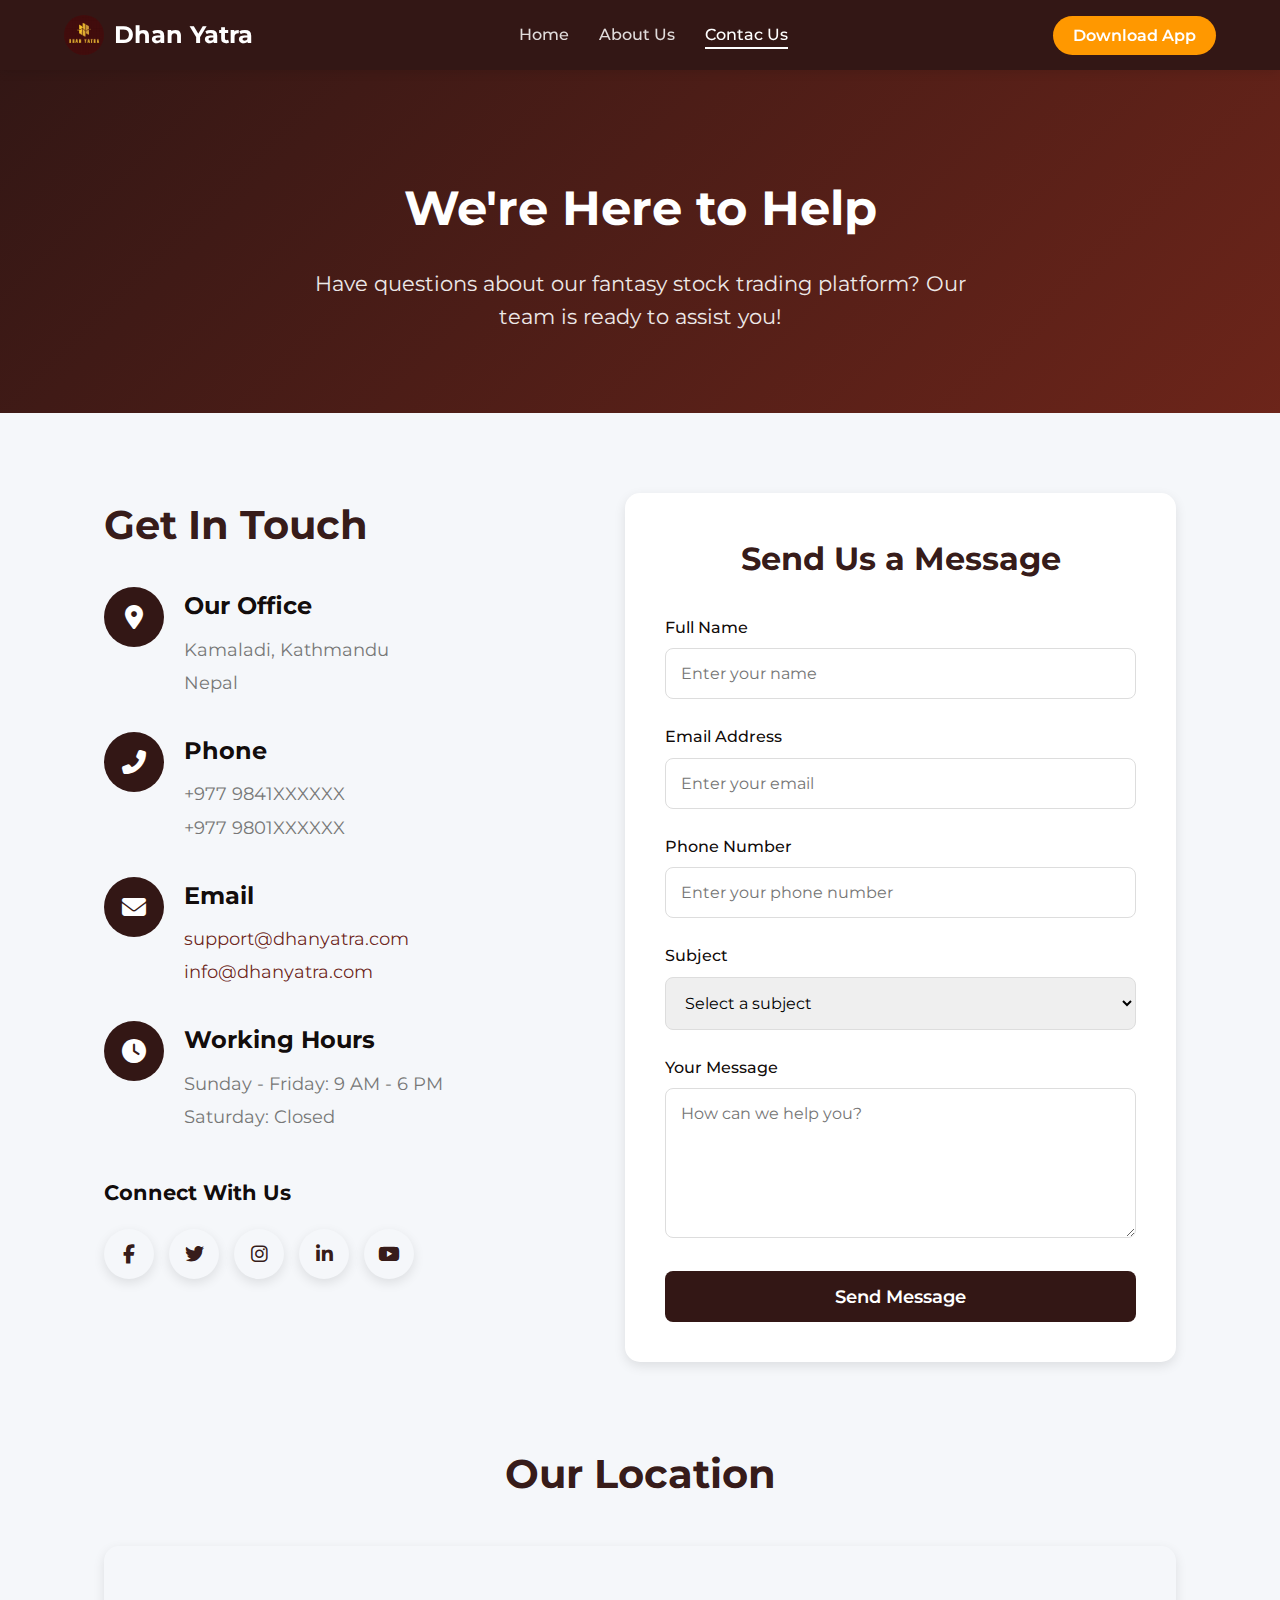
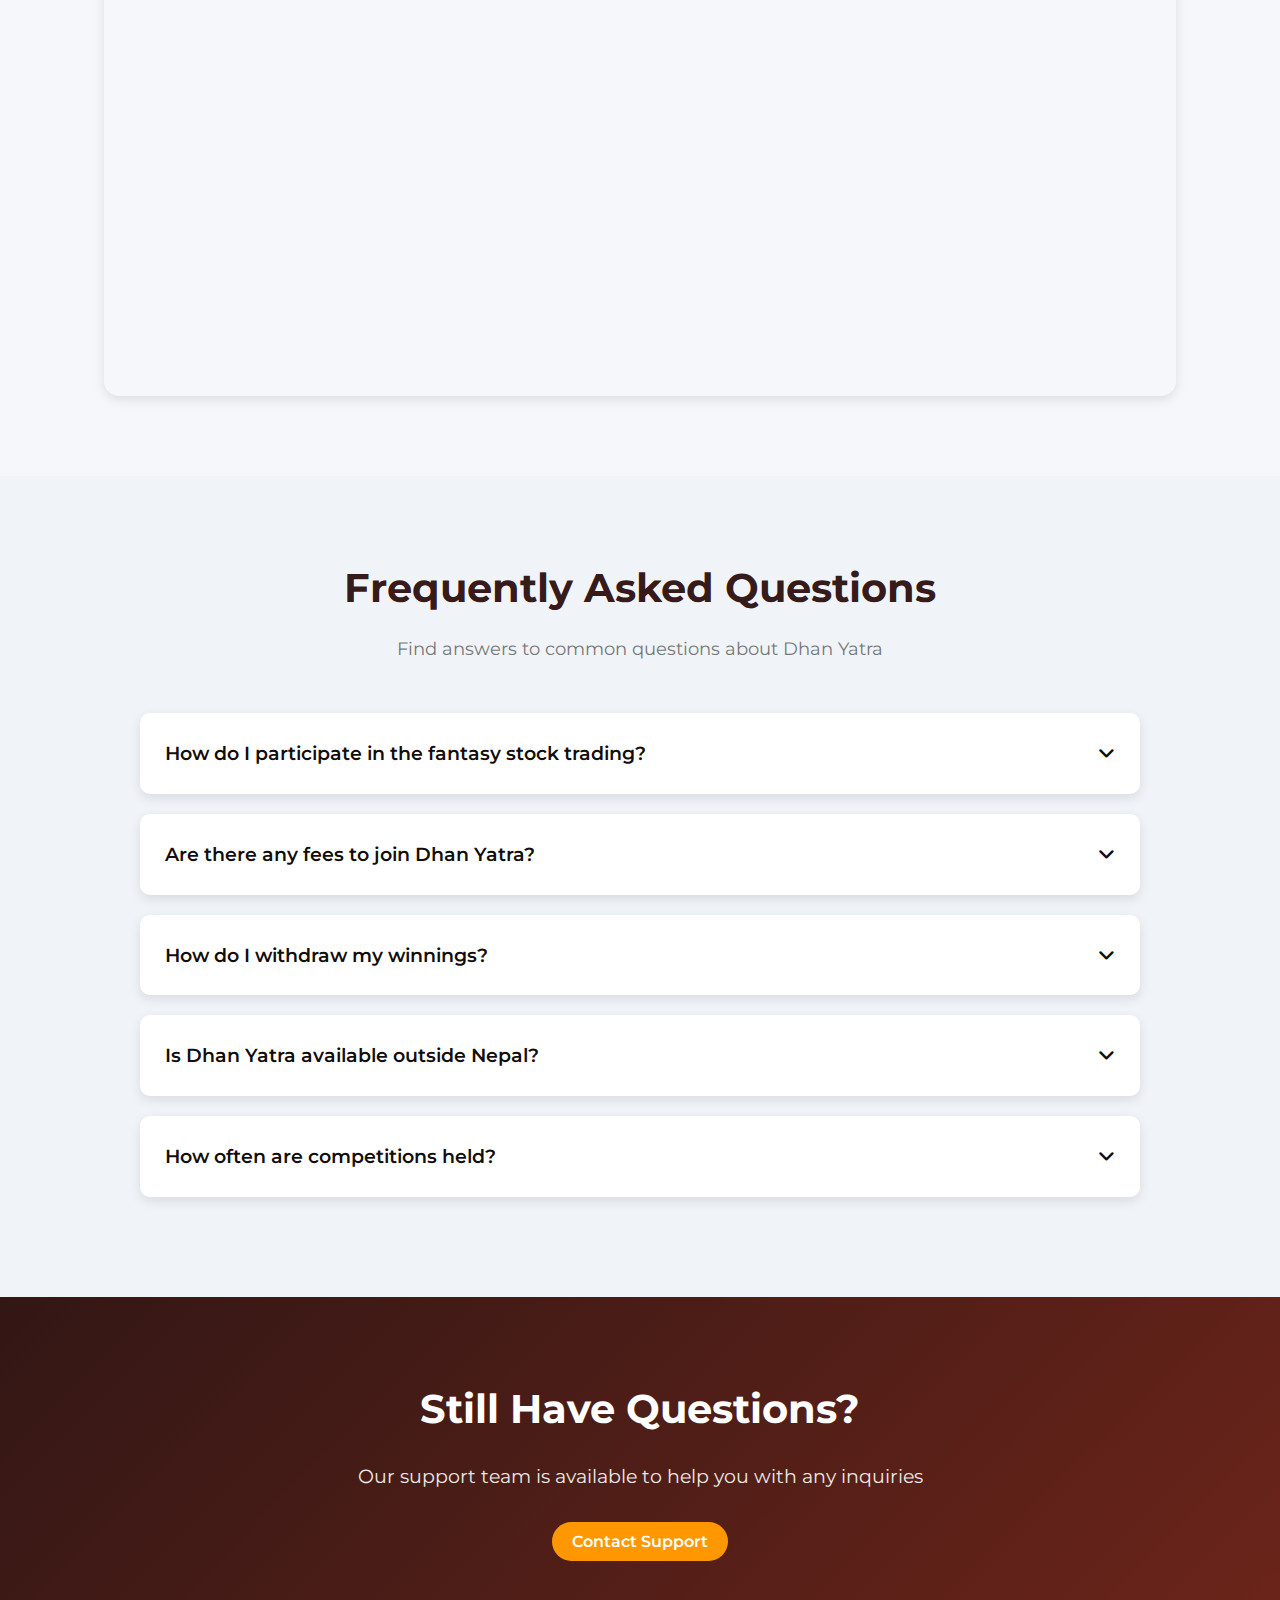
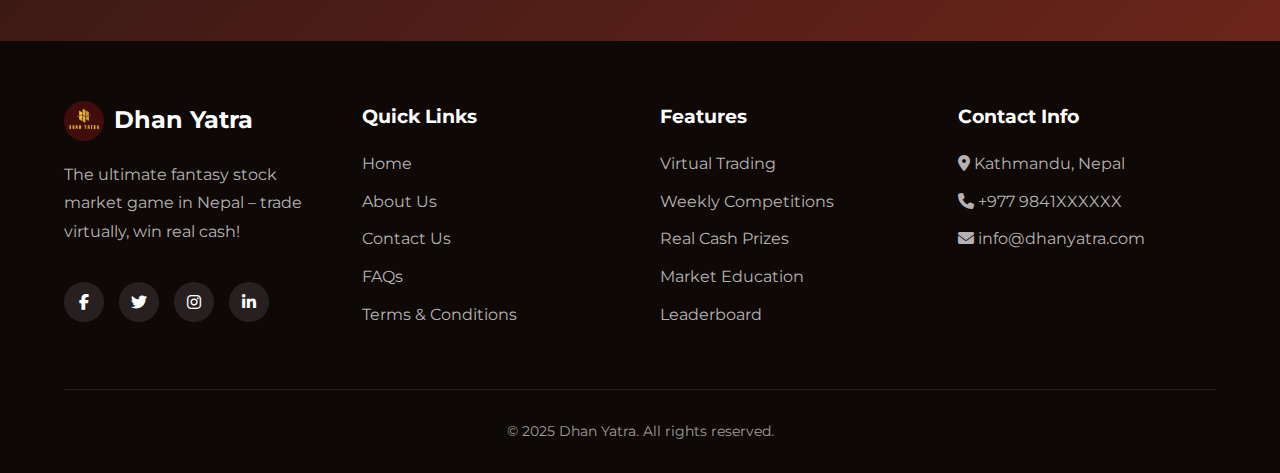
<file: contactus.html>
<!DOCTYPE html>
<html lang="en">
<head>
  <meta charset="UTF-8">
  <meta name="viewport" content="width=device-width, initial-scale=1.0">
  <title>Contact Us | Dhan Yatra - Fantasy Stock Trading</title>
  <link href="https://fonts.googleapis.com/css2?family=Montserrat:wght@300;400;500;600;700&display=swap" rel="stylesheet">
  <link rel="stylesheet" href="https://cdnjs.cloudflare.com/ajax/libs/font-awesome/6.4.0/css/all.min.css">
  <link rel="stylesheet" href="contactus.css" />
</head>
<body>
  <!-- Header -->
  <header>
    <div class="header-container">
      <a href="index.html" class="logo">
        <div class="logo-icon"><img src="/images/logo.png"></div>
        <div class="logo-text">Dhan Yatra</div>
      </a>
      
      <nav>
        <ul>
          <li><a href="index.html">Home</a></li>
          <li><a href="about.html">About Us</a></li>
          <li><a href="contactus.html" class="active">Contac Us</a></li>
        </ul>
      </nav>
      
      <button class="cta-button">Download App</button>
    </div>
  </header>

  <!-- Contact Hero Section -->
  <section class="contact-hero">
    <div class="contact-hero-content">
      <h1>We're Here to Help</h1>
      <p>Have questions about our fantasy stock trading platform? Our team is ready to assist you!</p>
    </div>
  </section>

  <!-- Contact Section -->
  <section class="contact-section">
    <div class="contact-info">
      <h2>Get In Touch</h2>
      
      <div class="contact-method">
        <div class="contact-icon">
          <i class="fas fa-map-marker-alt"></i>
        </div>
        <div class="contact-details">
          <h3>Our Office</h3>
          <p>Kamaladi, Kathmandu</p>
          <p>Nepal</p>
        </div>
      </div>
      
      <div class="contact-method">
        <div class="contact-icon">
          <i class="fas fa-phone-alt"></i>
        </div>
        <div class="contact-details">
          <h3>Phone</h3>
          <p>+977 9841XXXXXX</p>
          <p>+977 9801XXXXXX</p>
        </div>
      </div>
      
      <div class="contact-method">
        <div class="contact-icon">
          <i class="fas fa-envelope"></i>
        </div>
        <div class="contact-details">
          <h3>Email</h3>
          <p><a href="mailto:support@dhanyatra.com">support@dhanyatra.com</a></p>
          <p><a href="mailto:info@dhanyatra.com">info@dhanyatra.com</a></p>
        </div>
      </div>
      
      <div class="contact-method">
        <div class="contact-icon">
          <i class="fas fa-clock"></i>
        </div>
        <div class="contact-details">
          <h3>Working Hours</h3>
          <p>Sunday - Friday: 9 AM - 6 PM</p>
          <p>Saturday: Closed</p>
        </div>
      </div>
      
      <div class="social-contact">
        <h3>Connect With Us</h3>
        <div class="social-links">
          <a href="#" class="social-link"><i class="fab fa-facebook-f"></i></a>
          <a href="#" class="social-link"><i class="fab fa-twitter"></i></a>
          <a href="#" class="social-link"><i class="fab fa-instagram"></i></a>
          <a href="#" class="social-link"><i class="fab fa-linkedin-in"></i></a>
          <a href="#" class="social-link"><i class="fab fa-youtube"></i></a>
        </div>
      </div>
    </div>
    
    <div class="contact-form">
      <h2>Send Us a Message</h2>
      <form id="contactForm">
        <div class="form-group">
          <label for="name">Full Name</label>
          <input type="text" id="name" class="form-control" placeholder="Enter your name" required>
        </div>
        
        <div class="form-group">
          <label for="email">Email Address</label>
          <input type="email" id="email" class="form-control" placeholder="Enter your email" required>
        </div>
        
        <div class="form-group">
          <label for="phone">Phone Number</label>
          <input type="tel" id="phone" class="form-control" placeholder="Enter your phone number">
        </div>
        
        <div class="form-group">
          <label for="subject">Subject</label>
          <select id="subject" class="form-control" required>
            <option value="" disabled selected>Select a subject</option>
            <option value="support">Account Support</option>
            <option value="technical">Technical Issue</option>
            <option value="partnership">Partnership Inquiry</option>
            <option value="feedback">Feedback & Suggestions</option>
            <option value="other">Other</option>
          </select>
        </div>
        
        <div class="form-group">
          <label for="message">Your Message</label>
          <textarea id="message" class="form-control" placeholder="How can we help you?" required></textarea>
        </div>
        
        <button type="submit" class="submit-btn">Send Message</button>
      </form>
    </div>
  </section>

  <!-- Map Section -->
  <section class="map-section">
    <h2>Our Location</h2>
    <div class="map-container">
      <iframe src="https://www.google.com/maps/embed?pb=!1m18!1m12!1m3!1d14130.857353934944!2d85.3175824347656!3d27.69893059999999!2m3!1f0!2f0!3f0!3m2!1i1024!2i768!4f13.1!3m3!1m2!1s0x39eb196de5da5741%3A0x652792640c5abc41!2sKamaladi%2C%20Kathmandu%2044600!5e0!3m2!1sen!2snp!4v1691000000000!5m2!1sen!2snp" allowfullscreen="" loading="lazy"></iframe>
    </div>
  </section>

  <!-- FAQ Section -->
  <section class="faq-section">
    <div class="faq-container">
      <div class="section-title">
        <h2>Frequently Asked Questions</h2>
        <p>Find answers to common questions about Dhan Yatra</p>
      </div>
      
      <div class="faq-item">
        <div class="faq-question">How do I participate in the fantasy stock trading?</div>
        <div class="faq-answer">
          <p>To participate, simply download our app from the App Store or Google Play, create an account, and join one of our weekly competitions. You'll receive virtual money to build your portfolio and compete against other traders.</p>
        </div>
      </div>
      
      <div class="faq-item">
        <div class="faq-question">Are there any fees to join Dhan Yatra?</div>
        <div class="faq-answer">
          <p>Basic participation is completely free! We offer optional premium features for advanced traders, but our core competition and educational resources are available at no cost.</p>
        </div>
      </div>
      
      <div class="faq-item">
        <div class="faq-question">How do I withdraw my winnings?</div>
        <div class="faq-answer">
          <p>Winners can withdraw their cash prizes through eSewa, Khalti, or direct bank transfer. Simply go to the 'My Winnings' section in the app and follow the withdrawal instructions.</p>
        </div>
      </div>
      
      <div class="faq-item">
        <div class="faq-question">Is Dhan Yatra available outside Nepal?</div>
        <div class="faq-answer">
          <p>Currently, Dhan Yatra is only available to residents of Nepal. We use Nepal Stock Exchange (NEPSE) data exclusively for our trading platform.</p>
        </div>
      </div>
      
      <div class="faq-item">
        <div class="faq-question">How often are competitions held?</div>
        <div class="faq-answer">
          <p>We run weekly competitions that begin every Sunday at market open and conclude on Friday at market close. We also have special monthly tournaments with larger prize pools.</p>
        </div>
      </div>
    </div>
  </section>

  <!-- Contact CTA Section -->
  <section class="contact-cta">
    <h2>Still Have Questions?</h2>
    <p>Our support team is available to help you with any inquiries</p>
    <button class="cta-button">Contact Support</button>
  </section>

  <!-- Footer -->
  <footer>
    <div class="footer-container">
      <div class="footer-logo">
        <a href="index.html" class="logo">
          <div class="logo-icon"><img src="/images/logo.png"></div>
          <div class="logo-text">Dhan Yatra</div>
        </a>
        <p>The ultimate fantasy stock market game in Nepal – trade virtually, win real cash!</p>
        
        <div class="footer-social-links">
          <a href="#" class="footer-social-link"><i class="fab fa-facebook-f"></i></a>
          <a href="#" class="footer-social-link"><i class="fab fa-twitter"></i></a>
          <a href="#" class="footer-social-link"><i class="fab fa-instagram"></i></a>
          <a href="#" class="footer-social-link"><i class="fab fa-linkedin-in"></i></a>
        </div>
      </div>
      
      <div class="footer-links">
        <h3>Quick Links</h3>
        <ul>
          <li><a href="index.html">Home</a></li>
          <li><a href="about.html">About Us</a></li>
          <li><a href="contactus.html">Contact Us</a></li>
          <li><a href="#">FAQs</a></li>
          <li><a href="#">Terms & Conditions</a></li>
        </ul>
      </div>
      
      <div class="footer-links">
        <h3>Features</h3>
        <ul>
          <li><a href="#">Virtual Trading</a></li>
          <li><a href="#">Weekly Competitions</a></li>
          <li><a href="#">Real Cash Prizes</a></li>
          <li><a href="#">Market Education</a></li>
          <li><a href="#">Leaderboard</a></li>
        </ul>
      </div>
      
      <div class="footer-links">
        <h3>Contact Info</h3>
        <ul>
          <li style="color: rgba(255, 255, 255, 0.7);">
            <i class="fas fa-map-marker-alt"></i> Kathmandu, Nepal
          </li>
          <li style="color: rgba(255, 255, 255, 0.7);">
            <i class="fas fa-phone"></i> +977 9841XXXXXX
          </li>
          <li style="color: rgba(255, 255, 255, 0.7);">
            <i class="fas fa-envelope"></i> info@dhanyatra.com
          </li>
        </ul>
      </div>
    </div>
    
    <div class="copyright">
      &copy; 2025 Dhan Yatra. All rights reserved.
    </div>
  </footer>

  <script>
    // FAQ Accordion Functionality
    document.querySelectorAll('.faq-question').forEach(question => {
      question.addEventListener('click', () => {
        const faqItem = question.parentElement;
        faqItem.classList.toggle('active');
      });
    });
    
    // Form Submission
    document.getElementById('contactForm').addEventListener('submit', function(e) {
      e.preventDefault();
      
      // Form validation
      const name = document.getElementById('name').value;
      const email = document.getElementById('email').value;
      const subject = document.getElementById('subject').value;
      const message = document.getElementById('message').value;
      
      if (!name || !email || !subject || !message) {
        alert('Please fill in all required fields');
        return;
      }
      
      // In a real application, this would be an AJAX request to your server
      alert('Thank you for your message! Our team will contact you soon.');
      this.reset();
    });
  </script>
</body>
</html>
</file>
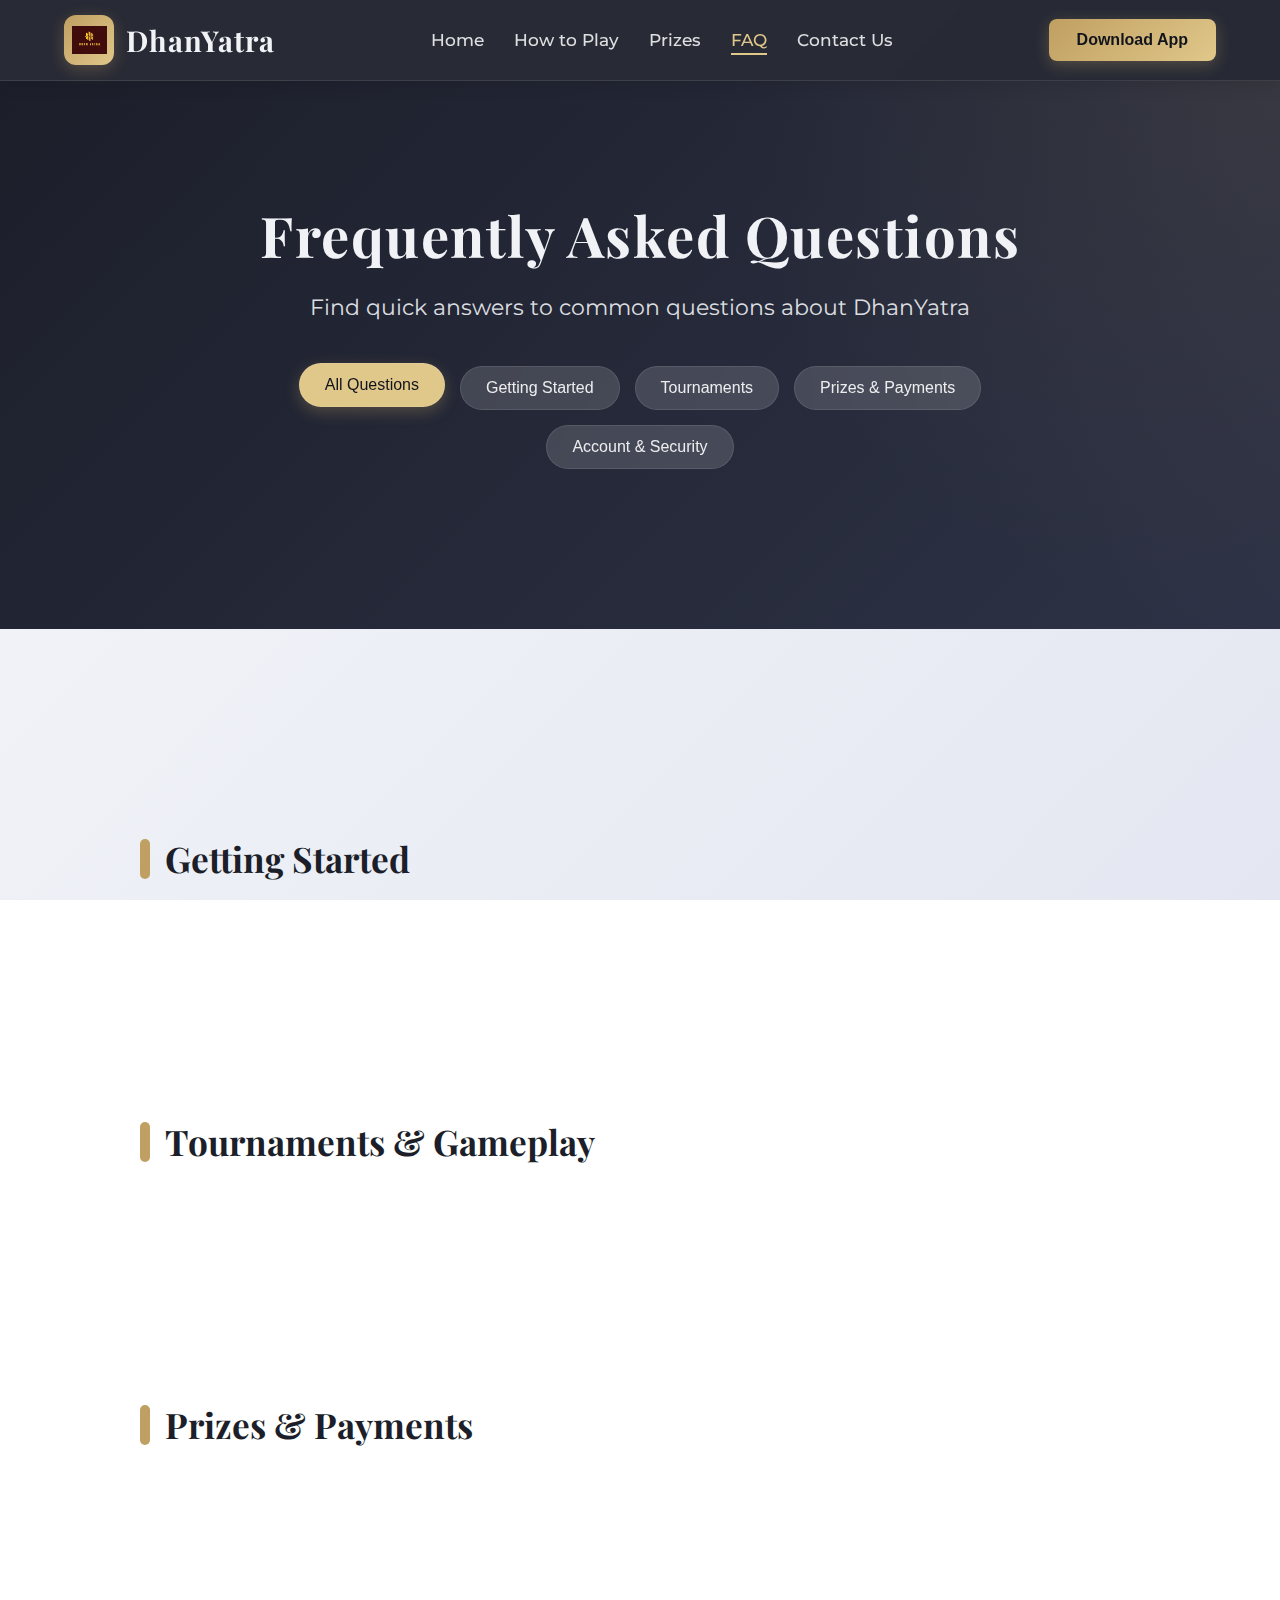
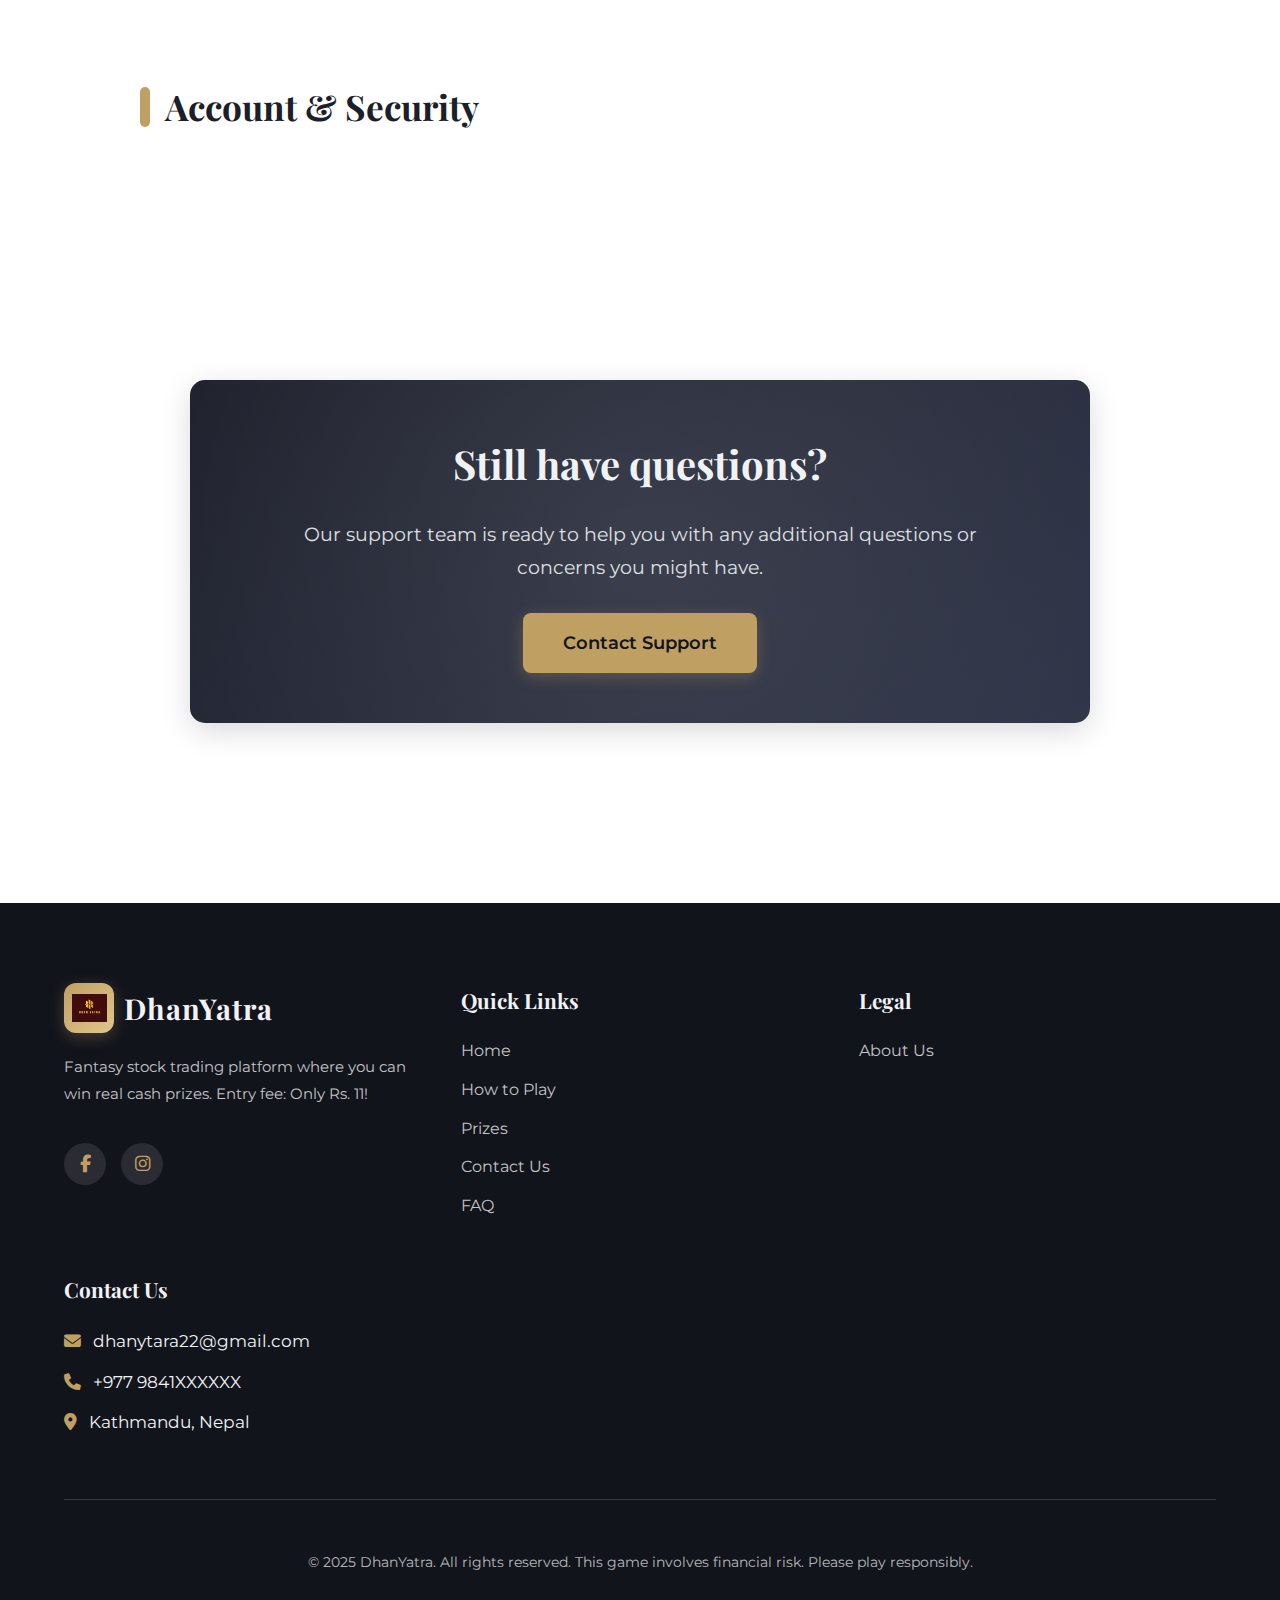
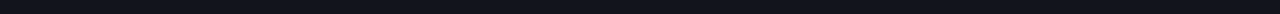
<file: faq.html>
<!DOCTYPE html>
<html lang="en">
<head>
  <meta charset="UTF-8">
  <meta name="viewport" content="width=device-width, initial-scale=1.0">
  <title>FAQ - DY</title>

  <!-- Favicon (Logo in Browser Tab) -->
  <link rel="icon" href="favicon.ico" type="image/x-icon">
  <link rel="icon" type="image/png" href="images/logo.png"> 
  <link rel="apple-touch-icon" href="apple-touch-icon.png">

  <link href="https://fonts.googleapis.com/css2?family=Montserrat:wght@300;400;500;600;700&family=Playfair+Display:wght@400;500;600;700&display=swap" rel="stylesheet">
  <link rel="stylesheet" href="https://cdnjs.cloudflare.com/ajax/libs/font-awesome/6.4.0/css/all.min.css">
  <style>

    :root {
      --primary: #1c1f2a;
      --secondary: #2d3246;
      --accent: #c0a062;
      --accent-light: #e0c78a;
      --light: #f0f2f5;
      --dark: #12141c;
      --success: #4caf50;
      --text: #2c2f3a;
      --text-light: #6a6d7c;
      --shadow: 0 8px 30px rgba(0, 0, 0, 0.15);
      --transition: all 0.3s ease;
      --glass: rgba(255, 255, 255, 0.08);
      --border: rgba(255, 255, 255, 0.1);
    }

    * {
      margin: 0;
      padding: 0;
      box-sizing: border-box;
    }

    body {
      background-color: var(--light);
      color: var(--text);
      font-family: 'Montserrat', sans-serif;
      line-height: 1.7;
      background: linear-gradient(135deg, #f5f7fa 0%, #e4e7f1 100%);
      background-attachment: fixed;
      font-size: 1.05rem;
    }

    /* Header & Navigation */
    header {
      background: rgba(28, 31, 42, 0.95);
      color: var(--light);
      padding: 15px 5%;
      position: sticky;
      top: 0;
      z-index: 1000;
      backdrop-filter: blur(10px);
      border-bottom: 1px solid var(--border);
      box-shadow: 0 4px 15px rgba(0, 0, 0, 0.1);
    }

    .header-container {
      display: flex;
      justify-content: space-between;
      align-items: center;
      max-width: 1200px;
      margin: 0 auto;
    }

    .logo {
      display: flex;
      align-items: center;
      gap: 12px;
      text-decoration: none;
      color: var(--light);
      }

      .logo-icon {
      width: 50px;
      height: 50px;
      border-radius: 12px;
      display: flex;
      align-items: center;
      justify-content: center;
      overflow: hidden;
      background: linear-gradient(135deg, var(--accent), var(--accent-light));
      box-shadow: 0 4px 15px rgba(192, 160, 98, 0.3);
      transition: var(--transition);
      }

      .logo-icon img {
      width: 70%;
      height: auto;
      object-fit: contain;
      transition: var(--transition);
      }

      .logo-text {
      font-weight: 700;
      font-size: 1.8rem;
      font-family: 'Playfair Display', serif;
      letter-spacing: 1px;
      }

    nav ul {
      display: flex;
      list-style: none;
      gap: 30px;
    }

    nav a {
      color: rgba(255, 255, 255, 0.85);
      text-decoration: none;
      font-weight: 500;
      transition: var(--transition);
      position: relative;
      padding: 5px 0;
    }

    nav a:hover,
    nav a.active {
      color: var(--accent-light);
    }

    nav a::after {
      content: '';
      position: absolute;
      bottom: 0;
      left: 0;
      width: 0;
      height: 2px;
      background-color: var(--accent-light);
      transition: var(--transition);
    }

    nav a:hover::after,
    nav a.active::after {
      width: 100%;
    }

    .cta-button {
      background: linear-gradient(135deg, var(--accent), var(--accent-light));
      color: var(--dark);
      border: none;
      padding: 12px 28px;
      border-radius: 8px;
      font-weight: 600;
      cursor: pointer;
      transition: var(--transition);
      font-size: 1rem;
      box-shadow: 0 4px 15px rgba(192, 160, 98, 0.3);
      outline: none;
    }

    .cta-button:hover {
      transform: translateY(-3px);
      box-shadow: 0 6px 20px rgba(192, 160, 98, 0.4);
    }

    .cta-button:focus-visible {
      outline: 2px solid var(--accent-light);
      outline-offset: 3px;
    }

    /* FAQ Hero Section */
    .faq-hero {
      background: linear-gradient(135deg, var(--primary), var(--secondary));
      color: var(--light);
      padding: 120px 5% 100px;
      text-align: center;
      position: relative;
      overflow: hidden;
      margin-bottom: 60px;
    }

    .faq-hero::before {
      content: "";
      position: absolute;
      top: 0;
      left: 0;
      width: 100%;
      height: 100%;
      background: radial-gradient(circle at top right, rgba(192, 160, 98, 0.1) 0%, transparent 40%);
      z-index: 1;
    }

    .faq-hero-content {
      max-width: 800px;
      margin: 0 auto;
      position: relative;
      z-index: 2;
    }

    .faq-hero h1 {
      font-size: 3.5rem;
      margin-bottom: 20px;
      font-weight: 700;
      font-family: 'Playfair Display', serif;
      letter-spacing: 1.5px;
      line-height: 1.2;
    }

    .faq-hero p {
      font-size: 1.4rem;
      max-width: 700px;
      margin: 0 auto 40px;
      opacity: 0.9;
    }

    .search-container i {
      position: absolute;
      right: 30px;
      top: 50%;
      transform: translateY(-50%);
      font-size: 1.2rem;
      color: var(--accent-light);
    }

    /* FAQ Categories */
    .faq-categories {
      display: flex;
      justify-content: center;
      flex-wrap: wrap;
      gap: 15px;
      max-width: 900px;
      margin: 40px auto 60px;
    }

    .category-btn {
      background: rgba(255, 255, 255, 0.15);
      color: rgba(255, 255, 255, 0.9);
      border: none;
      padding: 12px 25px;
      border-radius: 50px;
      font-weight: 500;
      cursor: pointer;
      transition: var(--transition);
      font-size: 1rem;
      backdrop-filter: blur(10px);
      border: 1px solid rgba(255, 255, 255, 0.1);
    }

    .category-btn:hover, .category-btn.active {
      background: var(--accent-light);
      color: var(--dark);
      transform: translateY(-3px);
      box-shadow: 0 5px 15px rgba(192, 160, 98, 0.3);
    }

    /* FAQ Section */
    .faq-section {
      padding: 80px 5% 100px;
      max-width: 1200px;
      margin: 0 auto;
    }

    .faq-container {
      max-width: 1000px;
      margin: 0 auto;
    }

    .faq-category-title {
      font-size: 2.2rem;
      color: var(--primary);
      margin: 60px 0 30px;
      font-family: 'Playfair Display', serif;
      position: relative;
      padding-left: 25px;
    }

    .faq-category-title::before {
      content: '';
      position: absolute;
      left: 0;
      top: 50%;
      transform: translateY(-50%);
      width: 10px;
      height: 40px;
      background: var(--accent);
      border-radius: 5px;
    }

    .faq-grid {
      display: grid;
      grid-template-columns: repeat(auto-fit, minmax(300px, 1fr));
      gap: 25px;
    }

    .faq-item {
      background: white;
      border-radius: 15px;
      padding: 28px;
      cursor: pointer;
      transition: var(--transition);
      box-shadow: var(--shadow);
      border: 1px solid rgba(0, 0, 0, 0.05);
      position: relative;
      overflow: hidden;
    }

    .faq-item:hover {
      transform: translateY(-5px);
      box-shadow: 0 12px 35px rgba(0, 0, 0, 0.15);
    }

    .faq-question {
      font-weight: 600;
      margin-bottom: 15px;
      display: flex;
      justify-content: space-between;
      align-items: center;
      font-size: 1.1rem;
      color: var(--primary);
      gap: 15px;
    }

    .faq-question i {
      transition: var(--transition);
      font-size: 1.1rem;
      min-width: 24px;
      text-align: center;
      color: var(--accent);
    }

    .faq-answer {
      max-height: 0;
      overflow: hidden;
      transition: max-height 0.4s ease-out, margin-top 0.4s ease-out;
      color: var(--text-light);
      font-size: 1rem;
      line-height: 1.7;
    }

    .faq-item.active .faq-answer {
      max-height: 500px;
      margin-top: 15px;
    }

    .faq-item.active .faq-question i {
      transform: rotate(180deg);
    }

    .faq-item::after {
      content: '';
      position: absolute;
      bottom: 0;
      left: 0;
      width: 100%;
      height: 5px;
      background: var(--accent);
      transform: scaleX(0);
      transform-origin: left;
      transition: transform 0.4s ease;
    }

    .faq-item.active::after {
      transform: scaleX(1);
    }

    /* Contact Banner */
    .contact-banner {
      background: linear-gradient(135deg, var(--primary), var(--secondary));
      color: var(--light);
      border-radius: 15px;
      padding: 50px;
      margin: 80px auto;
      max-width: 900px;
      text-align: center;
      position: relative;
      overflow: hidden;
      box-shadow: var(--shadow);
    }

    .contact-banner::before {
      content: '';
      position: absolute;
      top: -50%;
      left: -50%;
      width: 200%;
      height: 200%;
      background: radial-gradient(circle, rgba(255,255,255,0.1) 0%, transparent 60%);
      animation: rotate 20s linear infinite;
      z-index: 1;
    }

    .contact-banner-content {
      position: relative;
      z-index: 2;
    }

    .contact-banner h2 {
      font-size: 2.5rem;
      margin-bottom: 20px;
      font-family: 'Playfair Display', serif;
    }

    .contact-banner p {
      font-size: 1.2rem;
      max-width: 700px;
      margin: 0 auto 30px;
      opacity: 0.9;
    }

    .contact-btn {
      display: inline-block;
      background: var(--accent);
      color: var(--dark);
      border: none;
      padding: 15px 40px;
      border-radius: 8px;
      font-weight: 600;
      cursor: pointer;
      transition: var(--transition);
      font-size: 1.1rem;
      text-decoration: none;
      box-shadow: 0 4px 15px rgba(192, 160, 98, 0.3);
    }

    .contact-btn:hover {
      transform: translateY(-3px);
      box-shadow: 0 6px 20px rgba(192, 160, 98, 0.4);
      background: var(--accent-light);
    }

    /* Footer */
    footer {
      background: var(--dark);
      color: var(--light);
      padding: 80px 5% 40px;
    }

    .footer-container {
      display: grid;
      grid-template-columns: repeat(auto-fit, minmax(260px, 1fr));
      gap: 40px;
      max-width: 1200px;
      margin: 0 auto;
    }

    .footer-logo {
      display: flex;
      flex-direction: column;
      gap: 20px;
    }

    .footer-logo .logo {
      display: flex;
      align-items: center;
      gap: 10px;
    }

    .footer-logo p {
      color: rgba(255, 255, 255, 0.75);
      line-height: 1.8;
      font-size: 0.95rem;
    }

    .social-links {
      display: flex;
      gap: 15px;
      margin-top: 15px;
    }

    .social-link {
      width: 42px;
      height: 42px;
      border-radius: 50%;
      background: rgba(255, 255, 255, 0.1);
      display: flex;
      align-items: center;
      justify-content: center;
      color: var(--accent);
      transition: var(--transition);
      text-decoration: none;
      font-size: 1.1rem;
    }

    .social-link:hover {
      background: var(--accent);
      color: var(--dark);
      transform: translateY(-4px) scale(1.05);
      box-shadow: 0 6px 15px rgba(192, 160, 98, 0.3);
    }

    .footer-links h3 {
      font-size: 1.3rem;
      margin-bottom: 20px;
      color: var(--light);
      font-family: 'Playfair Display', serif;
    }

    .footer-links ul {
      list-style: none;
    }

    .footer-links li {
      margin-bottom: 12px;
    }

    .footer-links a {
      color: rgba(255, 255, 255, 0.75);
      text-decoration: none;
      transition: var(--transition);
      display: block;
      font-size: 0.98rem;
    }

    .footer-links a:hover {
      color: var(--accent-light);
      transform: translateX(8px);
    }

    .footer-links li i {
        margin-right: 8px;
        color: var(--accent);
    }

    .copyright {
      text-align: center;
      padding-top: 50px;
      margin-top: 50px;
      border-top: 1px solid rgba(255, 255, 255, 0.15);
      color: rgba(255, 255, 255, 0.7);
      font-size: 0.9rem;
    }

    /* Animations */
    @keyframes rotate {
      0% { transform: rotate(0deg); }
      100% { transform: rotate(360deg); }
    }

    @keyframes fadeInUp {
        from {
            opacity: 0;
            transform: translateY(30px);
        }
        to {
            opacity: 1;
            transform: translateY(0);
        }
    }

    /* Responsive Design */
    @media (max-width: 992px) {
        .faq-hero h1 {
            font-size: 3rem;
        }
        .faq-hero p {
            font-size: 1.2rem;
        }
        .faq-category-title {
            font-size: 2rem;
        }
    }

    @media (max-width: 768px) {
      .header-container {
        flex-direction: column;
        gap: 20px;
      }

      nav ul {
        gap: 20px;
        flex-wrap: wrap;
        justify-content: center;
      }

      .cta-button {
        width: 100%;
        max-width: 300px;
      }

      .faq-hero {
        padding: 100px 5% 60px;
      }

      .faq-hero h1 {
        font-size: 2.5rem;
      }

      .faq-hero p {
        font-size: 1.1rem;
      }

      .contact-banner {
        padding: 40px 25px;
      }

      .contact-banner h2 {
        font-size: 2rem;
      }
    }

    @media (max-width: 480px) {
        .faq-hero h1 {
            font-size: 2.2rem;
        }
        .faq-category-title {
            font-size: 1.8rem;
        }
        .faq-grid {
            grid-template-columns: 1fr;
        }
        .footer-container {
            grid-template-columns: 1fr;
            text-align: center;
        }
        .footer-logo {
            align-items: center;
        }
        .social-links {
            justify-content: center;
        }
        .footer-links ul {
            padding-left: 0;
        }
        .footer-links a {
            text-align: center;
        }
        .footer-links a:hover {
            transform: translateX(0);
        }
    }
  </style>
</head>
<body>
  <header>
    <div class="header-container">
      <a href="index.html" class="logo">
        <div class="logo-icon">
          <img src="images/logo.png">
        </div>
        <div class="logo-text">DhanYatra</div>
      </a>

      <nav>
        <ul>
          <li><a href="index.html">Home</a></li>
          <li><a href="how-to-play.html">How to Play</a></li>
          <li><a href="prizes.html">Prizes</a></li>
          <li><a href="faq.html" class="active">FAQ</a></li>
          <li><a href="contact-us.html">Contact Us</a></li>
        </ul>
      </nav>

      <button class="cta-button">Download App</button>
    </div>
  </header>

  <main>
    <!-- FAQ Hero Section -->
    <section class="faq-hero">
      <div class="faq-hero-content">
        <h1>Frequently Asked Questions</h1>
        <p>Find quick answers to common questions about DhanYatra</p>
        
        <div class="faq-categories">
          <button class="category-btn active">All Questions</button>
          <button class="category-btn">Getting Started</button>
          <button class="category-btn">Tournaments</button>
          <button class="category-btn">Prizes & Payments</button>
          <button class="category-btn">Account & Security</button>
        </div>
      </div>
    </section>

    <!-- FAQ Content -->
    <section class="faq-section">
      <div class="faq-container">
        <h2 class="faq-category-title">Getting Started</h2>
        <div class="faq-grid">
          <div class="faq-item" tabindex="0">
            <div class="faq-question">
              How much does it cost to play? <i class="fas fa-chevron-down"></i>
            </div>
            <div class="faq-answer">
              <p>Each weekly tournament has an entry fee of just Rs. 11. There are no hidden fees or additional costs to play. Your one-time entry covers the full tournament period.</p>
              <p>We also offer special practice tournaments that are completely free to help you learn the game!</p>
            </div>
          </div>

          <div class="faq-item" tabindex="0">
            <div class="faq-question">
              How do I create an account? <i class="fas fa-chevron-down"></i>
            </div>
            <div class="faq-answer">
              <p>Getting started with DhanYatra is simple:</p>
              <ol>
                <li>Download our app from the App Store or Google Play</li>
                <li>Open the app and tap "Sign Up"</li>
                <li>Enter your mobile number and verify with OTP</li>
                <li>Set up your profile with a unique username</li>
                <li>Add your bank details for prize withdrawals</li>
              </ol>
              <p>That's it! You're ready to start trading and competing.</p>
            </div>
          </div>

          <div class="faq-item" tabindex="0">
            <div class="faq-question">
              Can I play on multiple devices? <i class="fas fa-chevron-down"></i>
            </div>
            <div class="faq-answer">
              <p>Yes, you can access your DhanYatra account from multiple devices. Simply log in with your registered mobile number and OTP verification on any supported device.</p>
              <p>Your portfolio and tournament progress will sync automatically across all devices. However, for security reasons, you can only be logged in on one device at a time.</p>
            </div>
          </div>
        </div>

        <h2 class="faq-category-title">Tournaments & Gameplay</h2>
        <div class="faq-grid">
          <div class="faq-item" tabindex="0">
            <div class="faq-question">
              How do tournaments work? <i class="fas fa-chevron-down"></i>
            </div>
            <div class="faq-answer">
              <p>DhanYatra tournaments run weekly from Monday to Friday:</p>
              <ul>
                <li><strong>Monday 9:00 AM:</strong> Tournament begins - you receive ₹100,000 virtual currency</li>
                <li><strong>Monday-Wednesday:</strong> Build your portfolio with stocks at opening prices</li>
                <li><strong>Thursday-Friday:</strong> Trade stocks based on real market movements</li>
                <li><strong>Friday 3:30 PM:</strong> Tournament ends - portfolios are valued at closing prices</li>
                <li><strong>Saturday:</strong> Winners are announced and prizes distributed</li>
              </ul>
            </div>
          </div>

          <div class="faq-item" tabindex="0">
            <div class="faq-question">
              Can I play with friends? <i class="fas fa-chevron-down"></i>
            </div>
            <div class="faq-answer">
              <p>Absolutely! DhanYatra offers several ways to play with friends:</p>
              <p><strong>Private Tournaments:</strong> Create your own tournament and invite friends to compete against each other.</p>
              <p><strong>Referral Program:</strong> Invite friends to join DhanYatra and earn ₹50 for each friend who plays their first tournament.</p>
              <p><strong>Leaderboards:</strong> See how your portfolio compares to your friends' in real-time.</p>
            </div>
          </div>

          <div class="faq-item" tabindex="0">
            <div class="faq-question">
              Is this real stock trading? <i class="fas fa-chevron-down"></i>
            </div>
            <div class="faq-answer">
              <p>DhanYatra is a fantasy stock trading game. While you trade with virtual money, the stock prices and market data are based on real-time movements from actual stock markets.</p>
              <p>This means you get a realistic trading experience without any financial risk. It's the perfect way to learn about the stock market while competing for real cash prizes!</p>
            </div>
          </div>
        </div>

        <h2 class="faq-category-title">Prizes & Payments</h2>
        <div class="faq-grid">
          <div class="faq-item" tabindex="0">
            <div class="faq-question">
              How do I withdraw my winnings? <i class="fas fa-chevron-down"></i>
            </div>
            <div class="faq-answer">
              <p>Withdrawing your winnings is simple and secure:</p>
              <ol>
                <li>Go to your profile and select "Withdraw Funds"</li>
                <li>Enter the amount you wish to withdraw</li>
                <li>Select your preferred withdrawal method (Bank Transfer or UPI)</li>
                <li>Confirm your withdrawal request</li>
              </ol>
              <p>Withdrawals are typically processed within 24 hours. There's a minimum withdrawal amount of ₹100.</p>
            </div>
          </div>

          <div class="faq-item" tabindex="0">
            <div class="faq-question">
              How do referrals work? <i class="fas fa-chevron-down"></i>
            </div>
            <div class="faq-answer">
              <p>Our referral program rewards you for inviting friends to DhanYatra:</p>
              <ul>
                <li>Share your unique referral code with friends</li>
                <li>When they sign up using your code, you both get ₹50 bonus</li>
                <li>Your friend must play at least one tournament for you to receive the bonus</li>
                <li>There's no limit to how many friends you can refer</li>
              </ul>
              <p>You can track your referrals and bonuses in the "Referral" section of the app.</p>
            </div>
          </div>

          <div class="faq-item" tabindex="0">
            <div class="faq-question">
              When are prizes distributed? <i class="fas fa-chevron-down"></i>
            </div>
            <div class="faq-answer">
              <p>Tournament prizes are distributed every Saturday:</p>
              <ul>
                <li>Weekly tournament results are finalized by Friday 6:00 PM</li>
                <li>Prizes are credited to winners' DhanYatra accounts by Saturday 12:00 PM</li>
                <li>Referral bonuses are credited immediately after your friend completes their first tournament</li>
                <li>Special event prizes are distributed within 48 hours of event completion</li>
              </ul>
            </div>
          </div>
        </div>

        <h2 class="faq-category-title">Account & Security</h2>
        <div class="faq-grid">
          <div class="faq-item" tabindex="0">
            <div class="faq-question">
              How do I reset my password? <i class="fas fa-chevron-down"></i>
            </div>
            <div class="faq-answer">
              <p>To reset your password:</p>
              <ol>
                <li>On the login screen, tap "Forgot Password"</li>
                <li>Enter your registered mobile number</li>
                <li>You'll receive an OTP for verification</li>
                <li>Enter the OTP and set your new password</li>
                <li>Confirm your new password and tap "Submit"</li>
              </ol>
              <p>If you encounter any issues, please contact our support team at support@dhanyatra.com</p>
            </div>
          </div>

          <div class="faq-item" tabindex="0">
            <div class="faq-question">
              Is my personal information secure? <i class="fas fa-chevron-down"></i>
            </div>
            <div class="faq-answer">
              <p>At DhanYatra, we take your security very seriously:</p>
              <ul>
                <li>All sensitive data is encrypted using bank-level security</li>
                <li>We never share your personal information with third parties</li>
                <li>Two-factor authentication is required for withdrawals</li>
                <li>Regular security audits ensure your data remains protected</li>
                <li>Financial transactions are processed through secure payment gateways</li>
              </ul>
              <p>You can review our full Privacy Policy in the app or on our website.</p>
            </div>
          </div>

          <div class="faq-item" tabindex="0">
            <div class="faq-question">
              Can I have multiple accounts? <i class="fas fa-chevron-down"></i>
            </div>
            <div class="faq-answer">
              <p>No, each user is allowed only one DhanYatra account. Creating multiple accounts violates our Terms of Service and may result in all accounts being permanently banned.</p>
              <p>We have systems in place to detect multiple accounts from the same device or payment method. If you believe your account was incorrectly flagged, please contact support for assistance.</p>
            </div>
          </div>
        </div>
      </div>
      
      <!-- Contact Banner -->
      <div class="contact-banner">
        <div class="contact-banner-content">
          <h2>Still have questions?</h2>
          <p>Our support team is ready to help you with any additional questions or concerns you might have.</p>
          <a href="contact-us.html" class="contact-btn">Contact Support</a>
        </div>
      </div>
    </section>
  </main>

  <footer>
    <div class="footer-container">
      <div class="footer-logo">
        <a href="index.html" class="logo">
          <div class="logo-icon">
            <img src="images/logo.png">
          </div>
          <div class="logo-text">DhanYatra</div>
        </a>
        <p>Fantasy stock trading platform where you can win real cash prizes. Entry fee: Only Rs. 11!</p>

        <div class="social-links">
          <a href="facebook.com/profile.php?id=61577630865234" class="social-link" aria-label="Facebook" target="_blank" rel="noopener noreferrer"><i class="fab fa-facebook-f"></i></a>
          <a href="https://www.instagram.com/dhanyatra.np/" class="social-link" aria-label="Instagram" target="_blank" rel="noopener noreferrer"><i class="fab fa-instagram"></i></a>
        </div>
      </div>

      <div class="footer-links">
        <h3>Quick Links</h3>
        <ul>
          <li><a href="index.html">Home</a></li>
          <li><a href="how-to-play.html">How to Play</a></li>
          <li><a href="prizes.html">Prizes</a></li>
          <li><a href="contact-us.html">Contact Us</a></li>
          <li><a href="faq.html">FAQ</a></li>
        </ul>
      </div>

      <div class="footer-links">
        <h3>Legal</h3>
        <ul>
          <li><a href="about-us.html">About Us</a></li>
        </ul>
      </div>

      <div class="footer-links">
        <h3>Contact Us</h3>
        <ul>
          <li><i class="fas fa-envelope"></i> dhanytara22@gmail.com</li>
          <li><i class="fas fa-phone"></i> +977 9841XXXXXX</li>
          <li><i class="fas fa-map-marker-alt"></i> Kathmandu, Nepal</li>
        </ul>
      </div>
    </div>

    <div class="copyright">
      &copy; 2025 DhanYatra. All rights reserved. This game involves financial risk. Please play responsibly.
    </div>
  </footer>

  <script>
    // FAQ toggle functionality
    document.querySelectorAll('.faq-item').forEach(item => {
      item.addEventListener('click', () => {
        // Close other open FAQs
        if (!item.classList.contains('active')) {
          document.querySelectorAll('.faq-item').forEach(otherItem => {
            if (otherItem !== item) {
              otherItem.classList.remove('active');
            }
          });
        }
        
        // Toggle current FAQ
        item.classList.toggle('active');
      });
      
      // Keyboard accessibility
      item.addEventListener('keydown', (e) => {
        if (e.key === 'Enter' || e.key === ' ') {
          e.preventDefault();
          item.classList.toggle('active');
        }
      });
    });

    // Set active class for navigation
    document.addEventListener('DOMContentLoaded', () => {
      const currentPath = window.location.pathname.split('/').pop();
      document.querySelectorAll('nav a').forEach(link => {
        if (link.getAttribute('href') === currentPath) {
          link.classList.add('active');
        } else {
          link.classList.remove('active');
        }
      });
      
      // Add animation to FAQ items when they come into view
      const observer = new IntersectionObserver((entries) => {
        entries.forEach(entry => {
          if (entry.isIntersecting) {
            entry.target.style.opacity = 1;
            entry.target.style.transform = 'translateY(0)';
          }
        });
      }, {
        threshold: 0.1
      });
      
      document.querySelectorAll('.faq-item').forEach(item => {
        item.style.opacity = 0;
        item.style.transform = 'translateY(20px)';
        item.style.transition = 'opacity 0.6s ease, transform 0.6s ease';
        observer.observe(item);
      });
      
      // Category filtering
      const categoryBtns = document.querySelectorAll('.category-btn');
      categoryBtns.forEach(btn => {
        btn.addEventListener('click', () => {
          categoryBtns.forEach(b => b.classList.remove('active'));
          btn.classList.add('active');
          
          // Scroll to the top of the FAQ section
          document.querySelector('.faq-section').scrollIntoView({
            behavior: 'smooth'
          });
        });
      });
      
      // Search functionality
      const searchInput = document.querySelector('.search-container input');
      searchInput.addEventListener('input', () => {
        const searchTerm = searchInput.value.toLowerCase();
        
        document.querySelectorAll('.faq-item').forEach(item => {
          const question = item.querySelector('.faq-question').textContent.toLowerCase();
          const answer = item.querySelector('.faq-answer').textContent.toLowerCase();
          
          if (question.includes(searchTerm) || answer.includes(searchTerm)) {
            item.style.display = 'block';
          } else {
            item.style.display = 'none';
          }
        });
      });
    });
  </script>
</body>
</html>
</file>
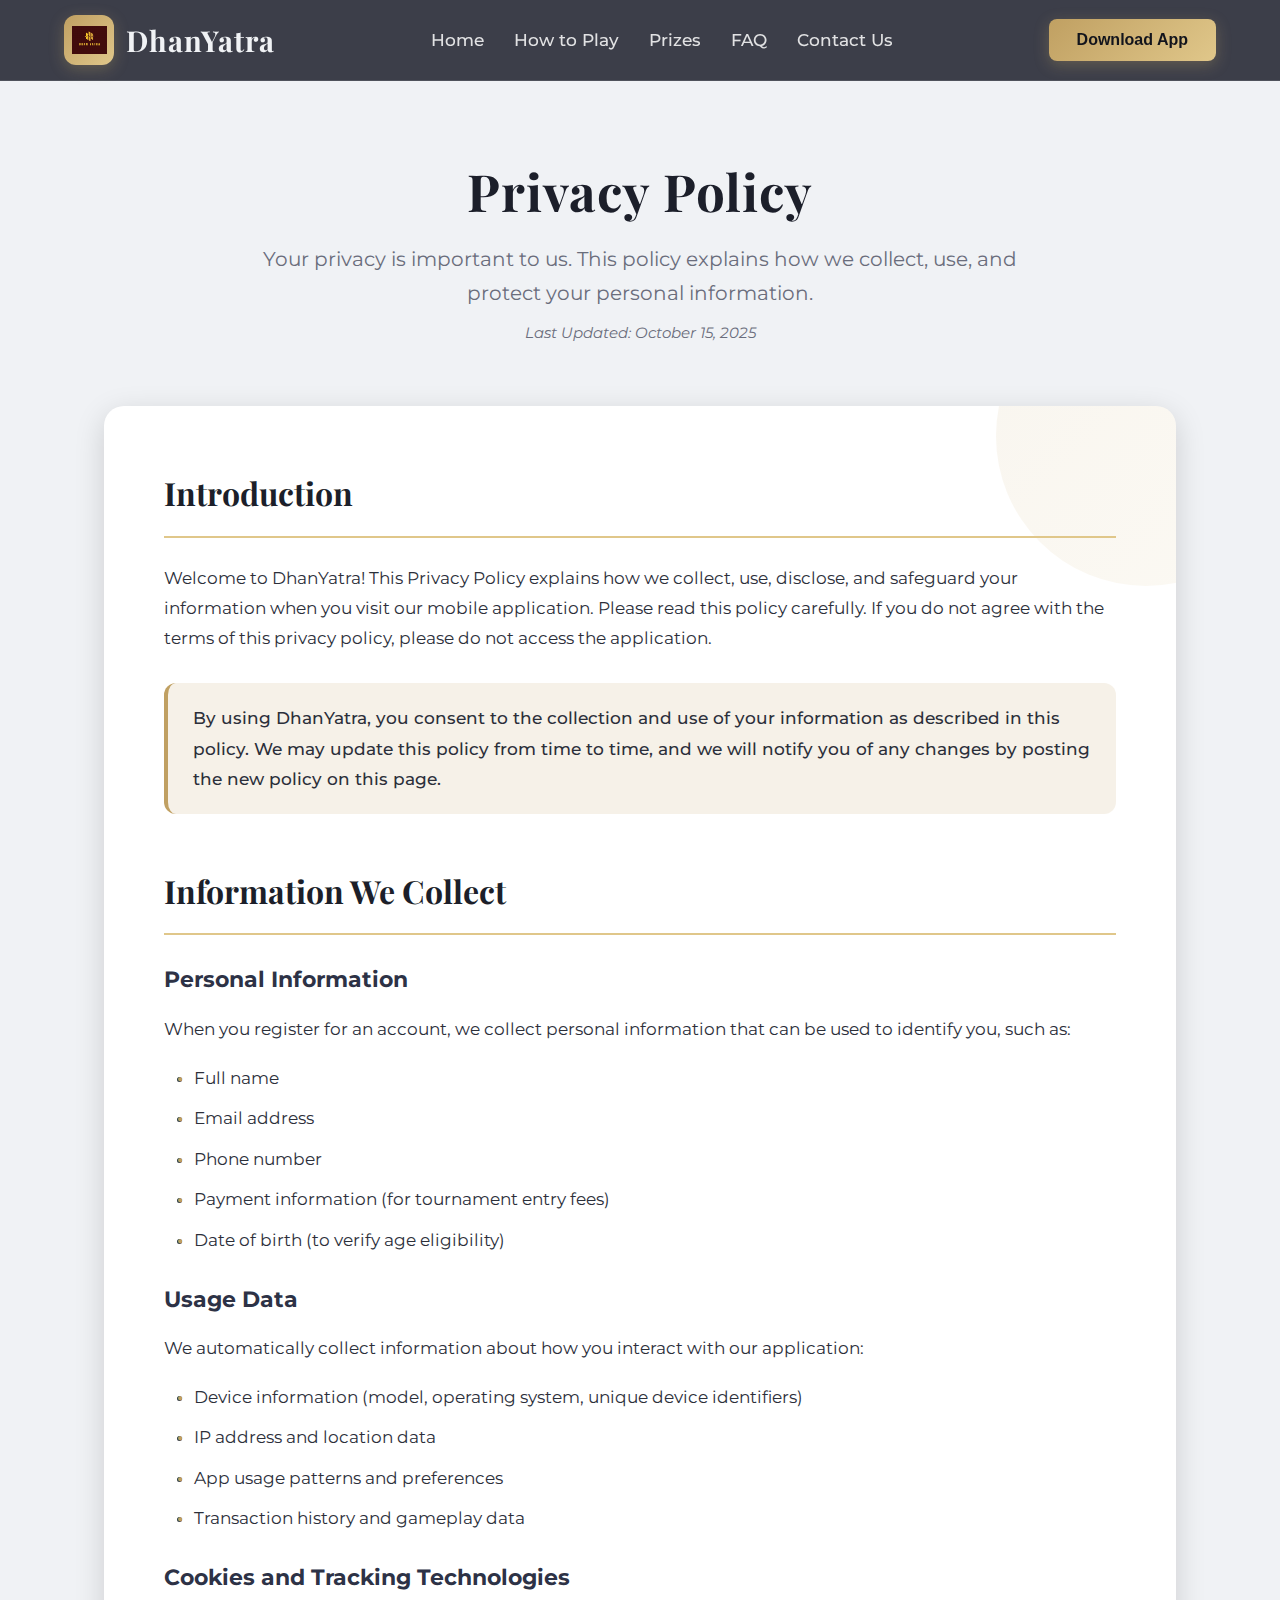
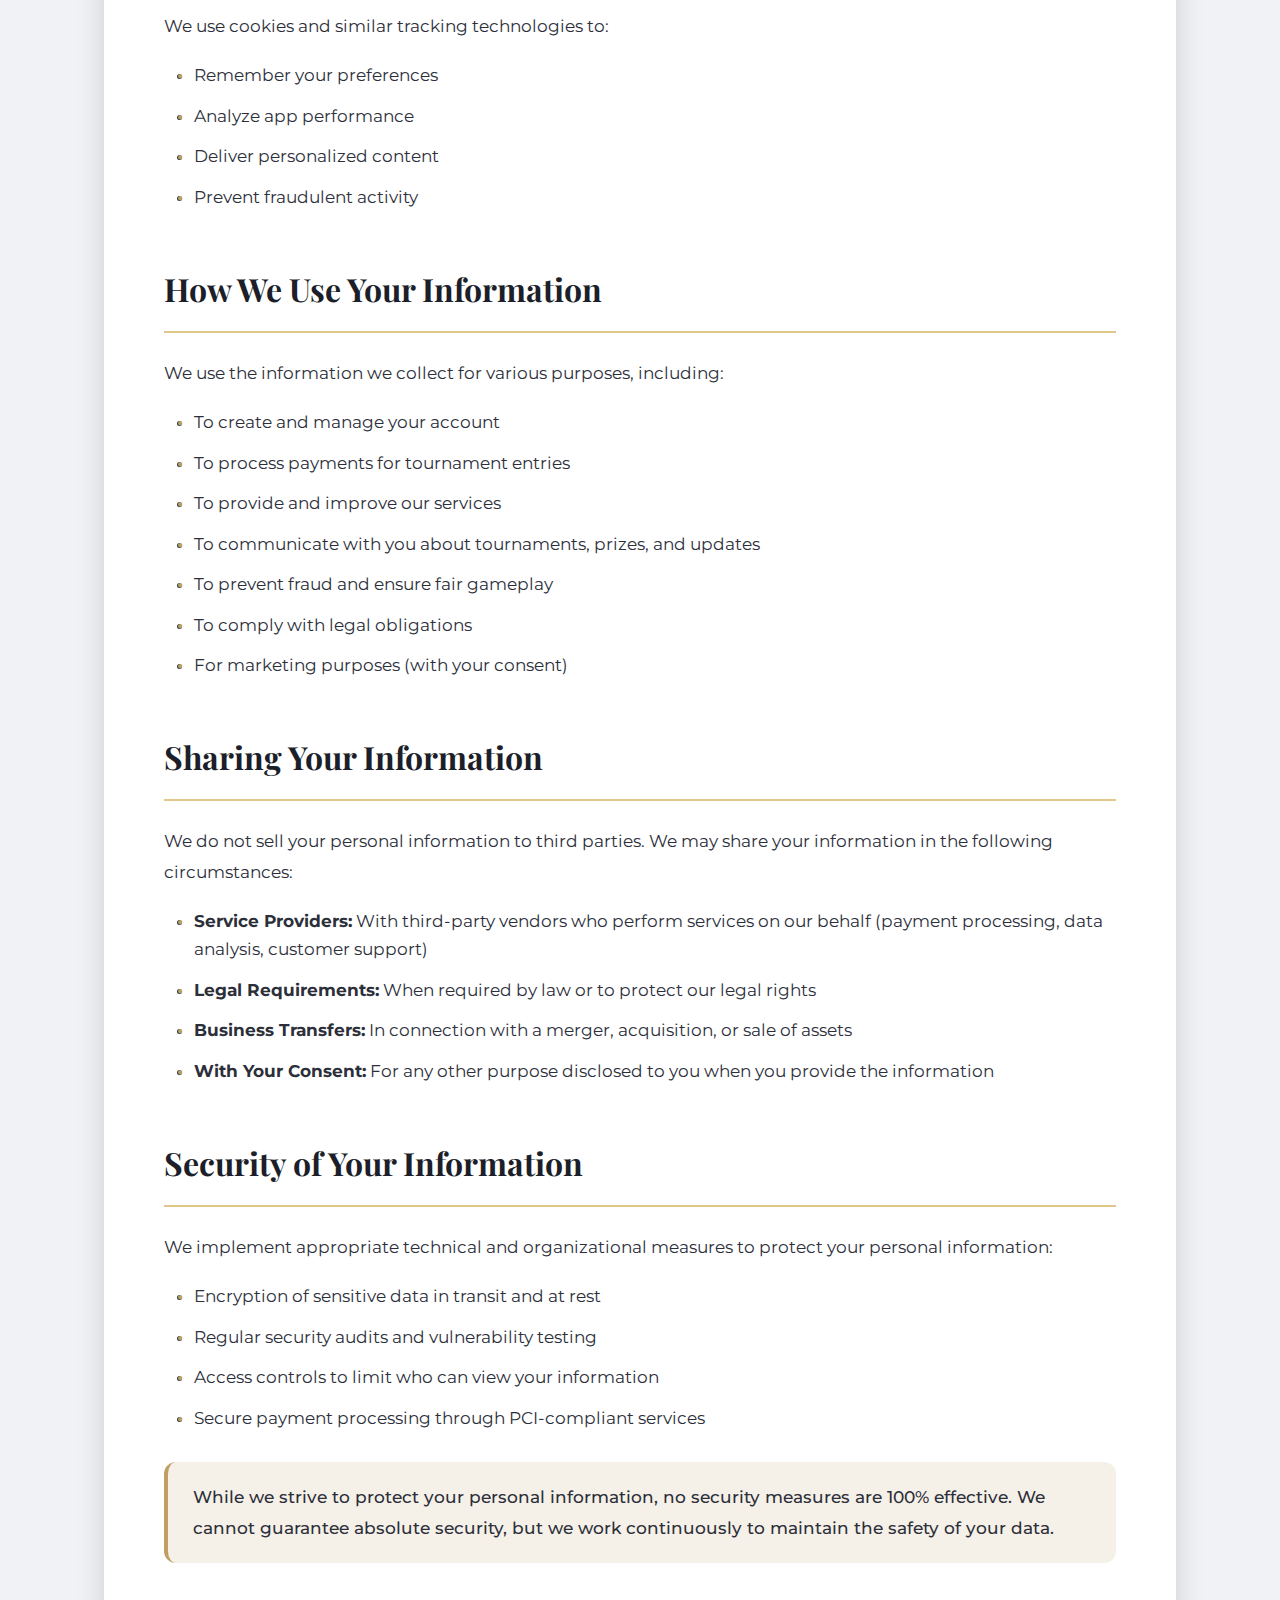
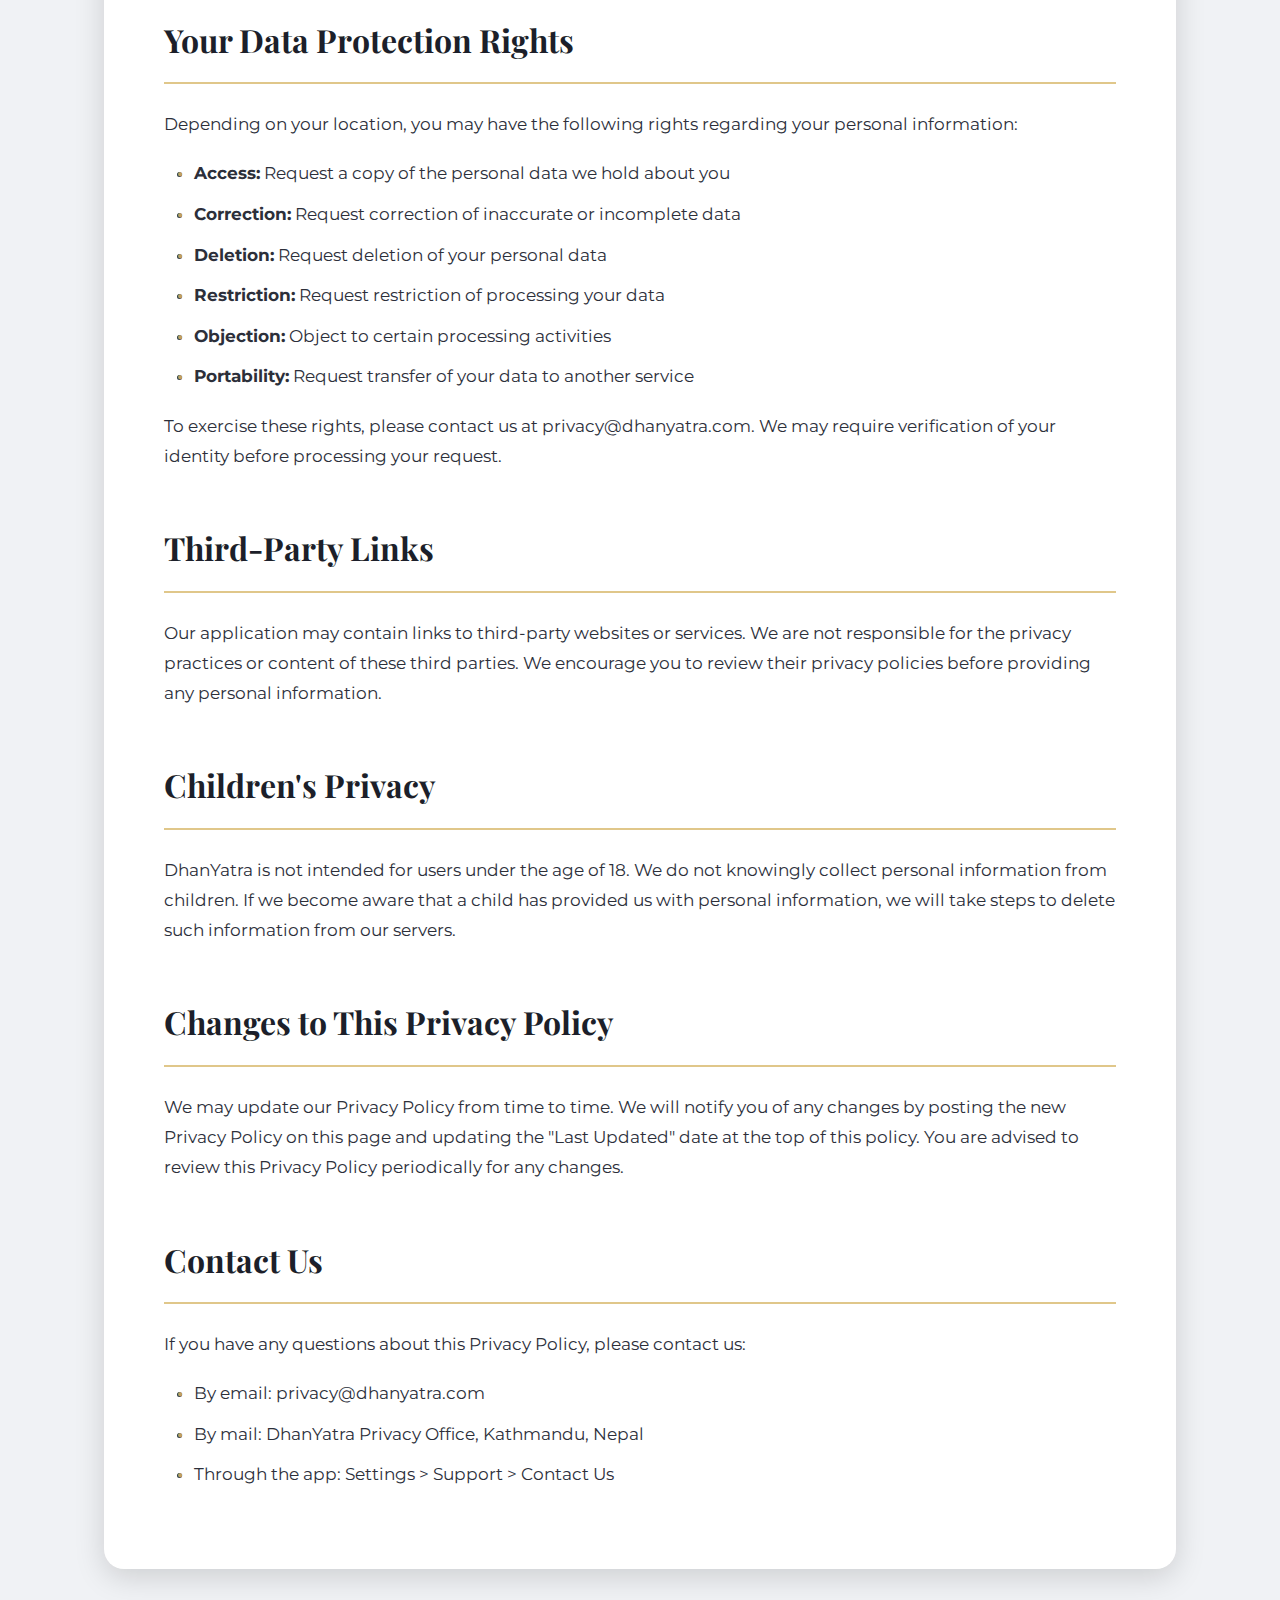
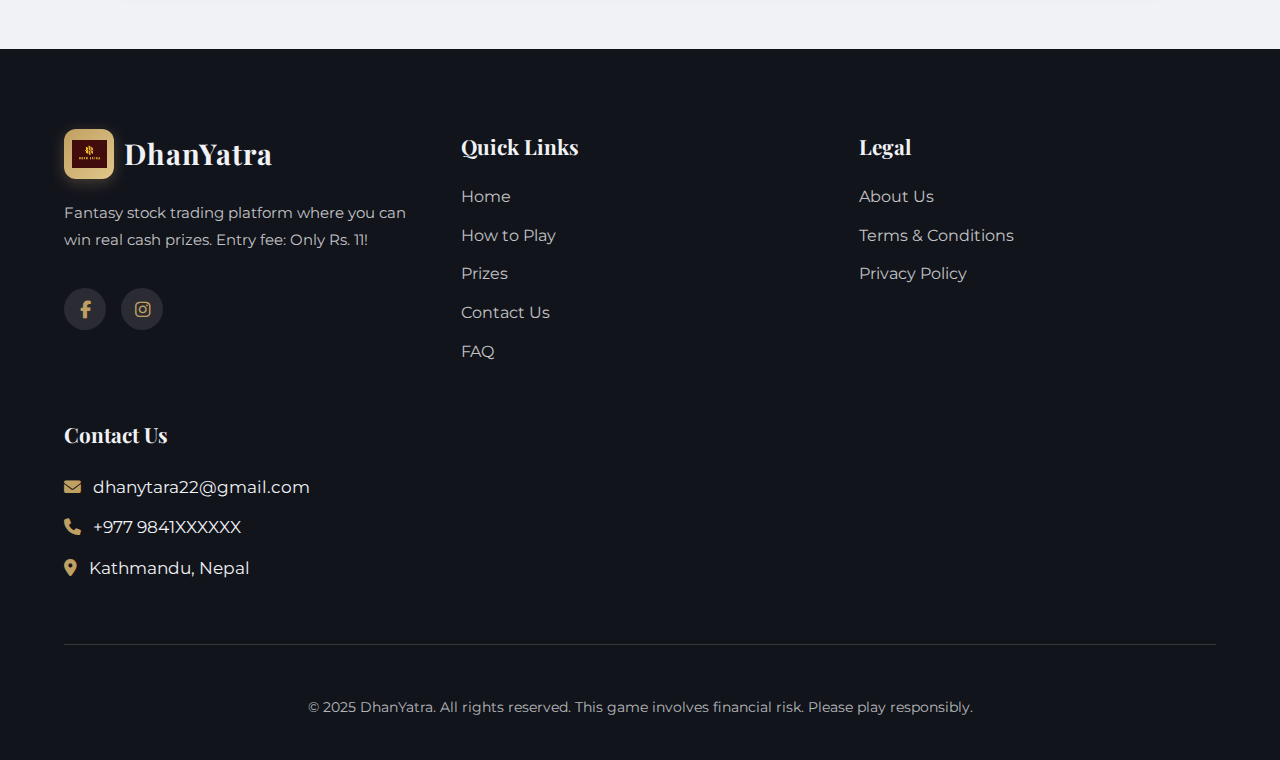
<file: privacy-policy.html>
<!DOCTYPE html>
<html lang="en">
<head>
  <meta charset="UTF-8">
  <meta name="viewport" content="width=device-width, initial-scale=1.0">
  <title>Privacy Policy - DhanYatra Fantasy Stock Trading</title>
  <link href="https://fonts.googleapis.com/css2?family=Montserrat:wght@300;400;500;600;700&family=Playfair+Display:wght@400;500;600;700&display=swap" rel="stylesheet">
  <link rel="stylesheet" href="https://cdnjs.cloudflare.com/ajax/libs/font-awesome/6.4.0/css/all.min.css">
  <style>
    /* Global CSS variables - consistent with other pages */
    :root {
      --primary: #1c1f2a;
      --secondary: #2d3246;
      --accent: #c0a062;
      --accent-light: #e0c78a;
      --light: #f0f2f5;
      --dark: #12141c;
      --success: #4caf50;
      --text: #2c2f3a;
      --text-light: #6a6d7c;
      --shadow: 0 8px 30px rgba(0, 0, 0, 0.15);
      --transition: all 0.3s ease;
      --glass: rgba(255, 255, 255, 0.08);
      --border: rgba(255, 255, 255, 0.1);
    }

    * {
      margin: 0;
      padding: 0;
      box-sizing: border-box;
    }

    body {
      background-color: var(--light);
      color: var(--text);
      font-family: 'Montserrat', sans-serif;
      line-height: 1.7;
      background-image: linear-gradient(rgba(240, 242, 245, 0.95), rgba(240, 242, 245, 0.95)),
                        url('https://images.unsplash.com/photo-1620712943543-bcc4688e7485?ixlib=rb-4.0.3&auto=format&fit=crop&w=1800&q=80');
      background-size: cover;
      background-attachment: fixed;
      background-position: center;
      font-size: 1.05rem;
    }

    /* Glass effect utility class */
    .glass-card {
      background: var(--glass);
      backdrop-filter: blur(10px);
      border: 1px solid var(--border);
      border-radius: 12px;
      box-shadow: var(--shadow);
      transition: var(--transition);
    }

    /* Header & Navigation */
    header {
      background: rgba(28, 31, 42, 0.85);
      color: var(--light);
      padding: 15px 5%;
      position: sticky;
      top: 0;
      z-index: 1000;
      backdrop-filter: blur(10px);
      border-bottom: 1px solid var(--border);
    }

    .header-container {
      display: flex;
      justify-content: space-between;
      align-items: center;
      max-width: 1200px;
      margin: 0 auto;
    }

    .logo {
      display: flex;
      align-items: center;
      gap: 12px;
      text-decoration: none;
      color: var(--light);
    }

    .logo-icon {
      width: 50px;
      height: 50px;
      border-radius: 12px;
      display: flex;
      align-items: center;
      justify-content: center;
      overflow: hidden;
      background: linear-gradient(135deg, var(--accent), var(--accent-light));
      box-shadow: 0 4px 15px rgba(192, 160, 98, 0.3);
      transition: var(--transition);
    }

    .logo-icon img {
      width: 70%;
      height: auto;
      object-fit: contain;
      transition: var(--transition);
    }

    .logo-text {
      font-weight: 700;
      font-size: 1.8rem;
      font-family: 'Playfair Display', serif;
      letter-spacing: 1px;
    }

    nav ul {
      display: flex;
      list-style: none;
      gap: 30px;
    }

    nav a {
      color: rgba(255, 255, 255, 0.85);
      text-decoration: none;
      font-weight: 500;
      transition: var(--transition);
      position: relative;
      padding: 5px 0;
    }

    nav a:hover,
    nav a.active {
      color: var(--accent-light);
    }

    nav a::after {
      content: '';
      position: absolute;
      bottom: 0;
      left: 0;
      width: 0;
      height: 2px;
      background-color: var(--accent-light);
      transition: var(--transition);
    }

    nav a:hover::after,
    nav a.active::after {
      width: 100%;
    }

    .cta-button {
      background: linear-gradient(135deg, var(--accent), var(--accent-light));
      color: var(--dark);
      border: none;
      padding: 12px 28px;
      border-radius: 8px;
      font-weight: 600;
      cursor: pointer;
      transition: var(--transition);
      font-size: 1rem;
      box-shadow: 0 4px 15px rgba(192, 160, 98, 0.3);
      outline: none;
    }

    .cta-button:hover {
      transform: translateY(-3px);
      box-shadow: 0 6px 20px rgba(192, 160, 98, 0.4);
    }

    .cta-button:focus-visible {
      outline: 2px solid var(--accent-light);
      outline-offset: 3px;
    }

    /* Policy Page Specific Styles */
    .policy-container {
      max-width: 1200px;
      margin: 80px auto;
      padding: 0 5%;
    }

    .policy-header {
      text-align: center;
      margin-bottom: 60px;
    }

    .policy-header h1 {
      font-size: 3.2rem;
      color: var(--primary);
      margin-bottom: 20px;
      font-family: 'Playfair Display', serif;
      letter-spacing: 1px;
      line-height: 1.2;
    }

    .policy-header p {
      font-size: 1.25rem;
      color: var(--text-light);
      max-width: 800px;
      margin: 0 auto;
    }

    .policy-content {
      background: white;
      border-radius: 20px;
      box-shadow: var(--shadow);
      padding: 60px;
      margin-bottom: 60px;
      position: relative;
      overflow: hidden;
    }

    .policy-content::before {
      content: "";
      position: absolute;
      top: 0;
      right: 0;
      width: 300px;
      height: 300px;
      background: linear-gradient(135deg, rgba(192, 160, 98, 0.1), rgba(224, 199, 138, 0.1));
      border-radius: 50%;
      transform: translate(40%, -40%);
    }

    .policy-section {
      margin-bottom: 50px;
      position: relative;
      z-index: 2;
    }

    .policy-section:last-child {
      margin-bottom: 0;
    }

    .policy-section h2 {
      font-size: 2rem;
      color: var(--primary);
      margin-bottom: 25px;
      padding-bottom: 15px;
      border-bottom: 2px solid var(--accent-light);
      font-family: 'Playfair Display', serif;
    }

    .policy-section h3 {
      font-size: 1.4rem;
      color: var(--secondary);
      margin: 25px 0 15px;
    }

    .policy-section p {
      margin-bottom: 20px;
      color: var(--text);
      line-height: 1.8;
    }

    .policy-section ul {
      margin: 20px 0;
      padding-left: 30px;
    }

    .policy-section li {
      margin-bottom: 12px;
      color: var(--text);
      position: relative;
    }

    .policy-section li::before {
      content: "•";
      color: var(--accent);
      font-weight: bold;
      display: inline-block;
      width: 1em;
      margin-left: -1em;
    }

    .highlight {
      background: rgba(192, 160, 98, 0.15);
      padding: 20px 25px;
      border-radius: 12px;
      border-left: 4px solid var(--accent);
      margin: 30px 0;
    }

    .highlight p {
      margin-bottom: 0;
      font-weight: 500;
    }

    .last-updated {
      text-align: center;
      font-size: 0.95rem;
      color: var(--text-light);
      font-style: italic;
      margin-top: 10px;
    }

    /* Footer - consistent with other pages */
    footer {
      background: var(--dark);
      color: var(--light);
      padding: 80px 5% 40px;
    }

    .footer-container {
      display: grid;
      grid-template-columns: repeat(auto-fit, minmax(260px, 1fr));
      gap: 40px;
      max-width: 1200px;
      margin: 0 auto;
    }

    .footer-logo {
      display: flex;
      flex-direction: column;
      gap: 20px;
    }

    .footer-logo .logo {
      display: flex;
      align-items: center;
      gap: 10px;
    }

    .footer-logo p {
      color: rgba(255, 255, 255, 0.75);
      line-height: 1.8;
      font-size: 0.95rem;
    }

    .social-links {
      display: flex;
      gap: 15px;
      margin-top: 15px;
    }

    .social-link {
      width: 42px;
      height: 42px;
      border-radius: 50%;
      background: rgba(255, 255, 255, 0.1);
      display: flex;
      align-items: center;
      justify-content: center;
      color: var(--accent);
      transition: var(--transition);
      text-decoration: none;
      font-size: 1.1rem;
    }

    .social-link:hover {
      background: var(--accent);
      color: var(--dark);
      transform: translateY(-4px) scale(1.05);
      box-shadow: 0 6px 15px rgba(192, 160, 98, 0.3);
    }

    .footer-links h3 {
      font-size: 1.3rem;
      margin-bottom: 20px;
      color: var(--light);
      font-family: 'Playfair Display', serif;
    }

    .footer-links ul {
      list-style: none;
    }

    .footer-links li {
      margin-bottom: 12px;
    }

    .footer-links a {
      color: rgba(255, 255, 255, 0.75);
      text-decoration: none;
      transition: var(--transition);
      display: block;
      font-size: 0.98rem;
    }

    .footer-links a:hover {
      color: var(--accent-light);
      transform: translateX(8px);
    }

    .footer-links li i {
        margin-right: 8px;
        color: var(--accent);
    }

    .copyright {
      text-align: center;
      padding-top: 50px;
      margin-top: 50px;
      border-top: 1px solid rgba(255, 255, 255, 0.15);
      color: rgba(255, 255, 255, 0.7);
      font-size: 0.9rem;
    }

    /* Responsive Design */
    @media (max-width: 992px) {
      .policy-header h1 {
        font-size: 2.8rem;
      }
      
      .policy-header p {
        font-size: 1.1rem;
      }
      
      .policy-content {
        padding: 40px;
      }
      
      .policy-section h2 {
        font-size: 1.8rem;
      }
      
      .policy-section h3 {
        font-size: 1.3rem;
      }
    }

    @media (max-width: 768px) {
      .header-container {
        flex-direction: column;
        gap: 20px;
      }

      nav ul {
        gap: 20px;
        flex-wrap: wrap;
        justify-content: center;
      }

      .cta-button {
        width: 100%;
        max-width: 300px;
      }

      .policy-header h1 {
        font-size: 2.4rem;
      }
      
      .policy-content {
        padding: 30px;
      }
      
      .policy-section h2 {
        font-size: 1.6rem;
      }
    }

    @media (max-width: 480px) {
      .policy-header h1 {
        font-size: 2rem;
      }
      
      .policy-header p {
        font-size: 1rem;
      }
      
      .policy-content {
        padding: 25px 20px;
      }
      
      .policy-section h2 {
        font-size: 1.4rem;
      }
      
      .policy-section h3 {
        font-size: 1.2rem;
      }
      
      .policy-section ul {
        padding-left: 20px;
      }
      
      .highlight {
        padding: 15px;
      }
      
      .footer-container {
        grid-template-columns: 1fr;
        text-align: center;
      }
      
      .footer-logo {
        align-items: center;
      }
      
      .social-links {
        justify-content: center;
      }
      
      .footer-links ul {
        padding-left: 0;
      }
      
      .footer-links a {
        text-align: center;
      }
      
      .footer-links a:hover {
        transform: translateX(0);
      }
    }
  </style>
</head>
<body>
  <header>
    <div class="header-container">
      <a href="index.html" class="logo">
        <div class="logo-icon">
          <img src="images/logo.png">
        </div>
        <div class="logo-text">DhanYatra</div>
      </a>

      <nav>
        <ul>
          <li><a href="index.html">Home</a></li>
          <li><a href="how-to-play.html">How to Play</a></li>
          <li><a href="prizes.html">Prizes</a></li>
          <li><a href="faq.html">FAQ</a></li>
          <li><a href="contact-us.html">Contact Us</a></li>
        </ul>
      </nav>

      <button class="cta-button">Download App</button>
    </div>
  </header>

  <main class="policy-container">
    <div class="policy-header">
      <h1>Privacy Policy</h1>
      <p>Your privacy is important to us. This policy explains how we collect, use, and protect your personal information.</p>
      <div class="last-updated">Last Updated: October 15, 2025</div>
    </div>

    <div class="policy-content">
      <div class="policy-section">
        <h2>Introduction</h2>
        <p>Welcome to DhanYatra! This Privacy Policy explains how we collect, use, disclose, and safeguard your information when you visit our mobile application. Please read this policy carefully. If you do not agree with the terms of this privacy policy, please do not access the application.</p>
        
        <div class="highlight">
          <p>By using DhanYatra, you consent to the collection and use of your information as described in this policy. We may update this policy from time to time, and we will notify you of any changes by posting the new policy on this page.</p>
        </div>
      </div>

      <div class="policy-section">
        <h2>Information We Collect</h2>
        
        <h3>Personal Information</h3>
        <p>When you register for an account, we collect personal information that can be used to identify you, such as:</p>
        <ul>
          <li>Full name</li>
          <li>Email address</li>
          <li>Phone number</li>
          <li>Payment information (for tournament entry fees)</li>
          <li>Date of birth (to verify age eligibility)</li>
        </ul>
        
        <h3>Usage Data</h3>
        <p>We automatically collect information about how you interact with our application:</p>
        <ul>
          <li>Device information (model, operating system, unique device identifiers)</li>
          <li>IP address and location data</li>
          <li>App usage patterns and preferences</li>
          <li>Transaction history and gameplay data</li>
        </ul>
        
        <h3>Cookies and Tracking Technologies</h3>
        <p>We use cookies and similar tracking technologies to:</p>
        <ul>
          <li>Remember your preferences</li>
          <li>Analyze app performance</li>
          <li>Deliver personalized content</li>
          <li>Prevent fraudulent activity</li>
        </ul>
      </div>

      <div class="policy-section">
        <h2>How We Use Your Information</h2>
        <p>We use the information we collect for various purposes, including:</p>
        <ul>
          <li>To create and manage your account</li>
          <li>To process payments for tournament entries</li>
          <li>To provide and improve our services</li>
          <li>To communicate with you about tournaments, prizes, and updates</li>
          <li>To prevent fraud and ensure fair gameplay</li>
          <li>To comply with legal obligations</li>
          <li>For marketing purposes (with your consent)</li>
        </ul>
      </div>

      <div class="policy-section">
        <h2>Sharing Your Information</h2>
        <p>We do not sell your personal information to third parties. We may share your information in the following circumstances:</p>
        <ul>
          <li><strong>Service Providers:</strong> With third-party vendors who perform services on our behalf (payment processing, data analysis, customer support)</li>
          <li><strong>Legal Requirements:</strong> When required by law or to protect our legal rights</li>
          <li><strong>Business Transfers:</strong> In connection with a merger, acquisition, or sale of assets</li>
          <li><strong>With Your Consent:</strong> For any other purpose disclosed to you when you provide the information</li>
        </ul>
      </div>

      <div class="policy-section">
        <h2>Security of Your Information</h2>
        <p>We implement appropriate technical and organizational measures to protect your personal information:</p>
        <ul>
          <li>Encryption of sensitive data in transit and at rest</li>
          <li>Regular security audits and vulnerability testing</li>
          <li>Access controls to limit who can view your information</li>
          <li>Secure payment processing through PCI-compliant services</li>
        </ul>
        
        <div class="highlight">
          <p>While we strive to protect your personal information, no security measures are 100% effective. We cannot guarantee absolute security, but we work continuously to maintain the safety of your data.</p>
        </div>
      </div>

      <div class="policy-section">
        <h2>Your Data Protection Rights</h2>
        <p>Depending on your location, you may have the following rights regarding your personal information:</p>
        <ul>
          <li><strong>Access:</strong> Request a copy of the personal data we hold about you</li>
          <li><strong>Correction:</strong> Request correction of inaccurate or incomplete data</li>
          <li><strong>Deletion:</strong> Request deletion of your personal data</li>
          <li><strong>Restriction:</strong> Request restriction of processing your data</li>
          <li><strong>Objection:</strong> Object to certain processing activities</li>
          <li><strong>Portability:</strong> Request transfer of your data to another service</li>
        </ul>
        <p>To exercise these rights, please contact us at privacy@dhanyatra.com. We may require verification of your identity before processing your request.</p>
      </div>

      <div class="policy-section">
        <h2>Third-Party Links</h2>
        <p>Our application may contain links to third-party websites or services. We are not responsible for the privacy practices or content of these third parties. We encourage you to review their privacy policies before providing any personal information.</p>
      </div>

      <div class="policy-section">
        <h2>Children's Privacy</h2>
        <p>DhanYatra is not intended for users under the age of 18. We do not knowingly collect personal information from children. If we become aware that a child has provided us with personal information, we will take steps to delete such information from our servers.</p>
      </div>

      <div class="policy-section">
        <h2>Changes to This Privacy Policy</h2>
        <p>We may update our Privacy Policy from time to time. We will notify you of any changes by posting the new Privacy Policy on this page and updating the "Last Updated" date at the top of this policy. You are advised to review this Privacy Policy periodically for any changes.</p>
      </div>

      <div class="policy-section">
        <h2>Contact Us</h2>
        <p>If you have any questions about this Privacy Policy, please contact us:</p>
        <ul>
          <li>By email: privacy@dhanyatra.com</li>
          <li>By mail: DhanYatra Privacy Office, Kathmandu, Nepal</li>
          <li>Through the app: Settings > Support > Contact Us</li>
        </ul>
      </div>
    </div>
  </main>

  <footer>
    <div class="footer-container">
      <div class="footer-logo">
        <a href="index.html" class="logo">
          <div class="logo-icon">
            <img src="images/logo.png">
          </div>
          <div class="logo-text">DhanYatra</div>
        </a>
        <p>Fantasy stock trading platform where you can win real cash prizes. Entry fee: Only Rs. 11!</p>

        <div class="social-links">
          <a href="http://facebook.com/profile.php?id=61577630865234" class="social-link" aria-label="Facebook" target="_blank" rel="noopener noreferrer"><i class="fab fa-facebook-f"></i></a>
          <a href="https://www.instagram.com/dhanyatra.np/" class="social-link" aria-label="Instagram" target="_blank" rel="noopener noreferrer"><i class="fab fa-instagram"></i></a>
        </div>
      </div>

      <div class="footer-links">
        <h3>Quick Links</h3>
        <ul>
          <li><a href="index.html">Home</a></li>
          <li><a href="how-to-play.html">How to Play</a></li>
          <li><a href="prizes.html">Prizes</a></li>
          <li><a href="contact-us.html">Contact Us</a></li>
          <li><a href="faq.html">FAQ</a></li>
        </ul>
      </div>

      <div class="footer-links">
        <h3>Legal</h3>
        <ul>
          <li><a href="about-us.html">About Us</a></li>
          <li><a href="terms-conditions.html">Terms & Conditions</a></li>
          <li><a href="privacy-policy.html" class="active">Privacy Policy</a></li>
        </ul>
      </div>

      <div class="footer-links">
        <h3>Contact Us</h3>
        <ul>
          <li><i class="fas fa-envelope"></i> dhanytara22@gmail.com</li>
          <li><i class="fas fa-phone"></i> +977 9841XXXXXX</li>
          <li><i class="fas fa-map-marker-alt"></i> Kathmandu, Nepal</li>
        </ul>
      </div>
    </div>

    <div class="copyright">
      &copy; 2025 DhanYatra. All rights reserved. This game involves financial risk. Please play responsibly.
    </div>
  </footer>

  <script>
    // Simple script to highlight the active page in footer
    document.addEventListener('DOMContentLoaded', function() {
      const currentPage = window.location.pathname.split('/').pop();
      const footerLinks = document.querySelectorAll('.footer-links a');
      
      footerLinks.forEach(link => {
        const linkHref = link.getAttribute('href');
        if (linkHref === currentPage) {
          link.classList.add('active');
        }
      });
    });
  </script>
</body>
</html>
</file>
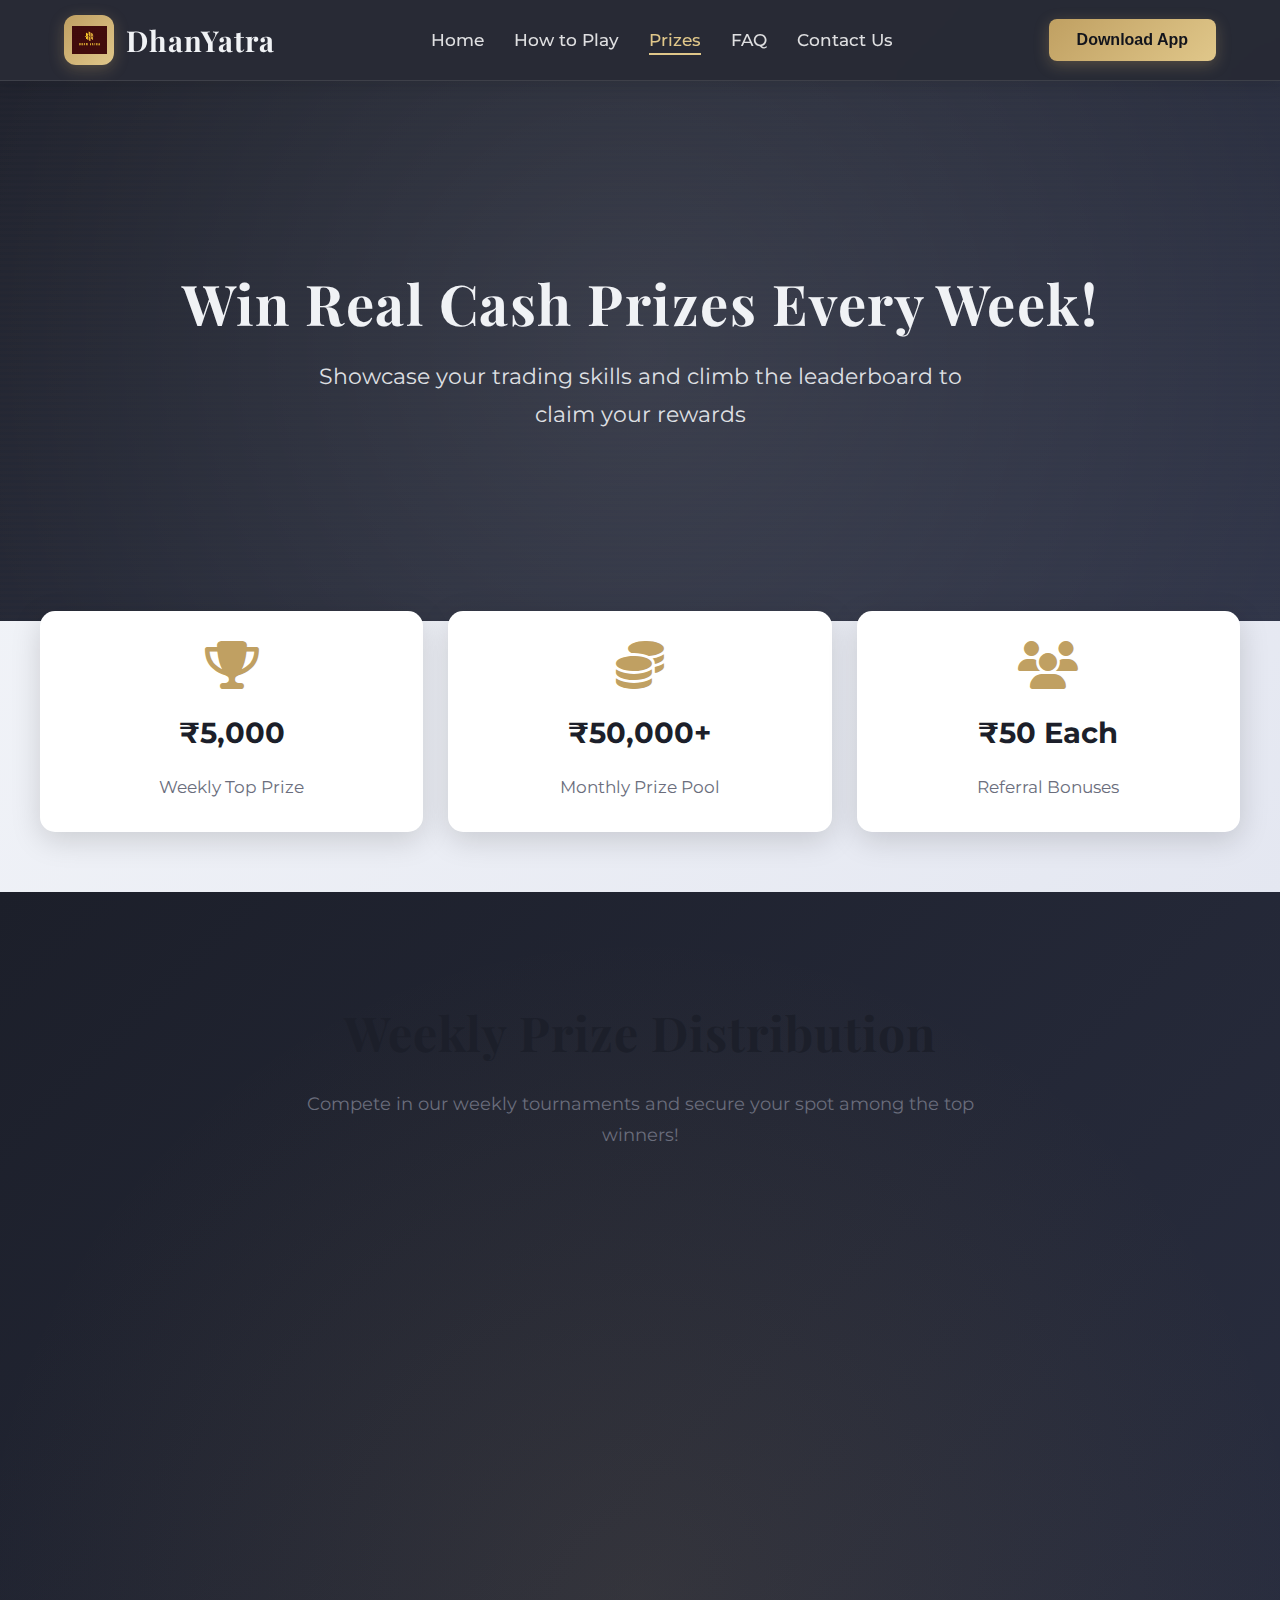
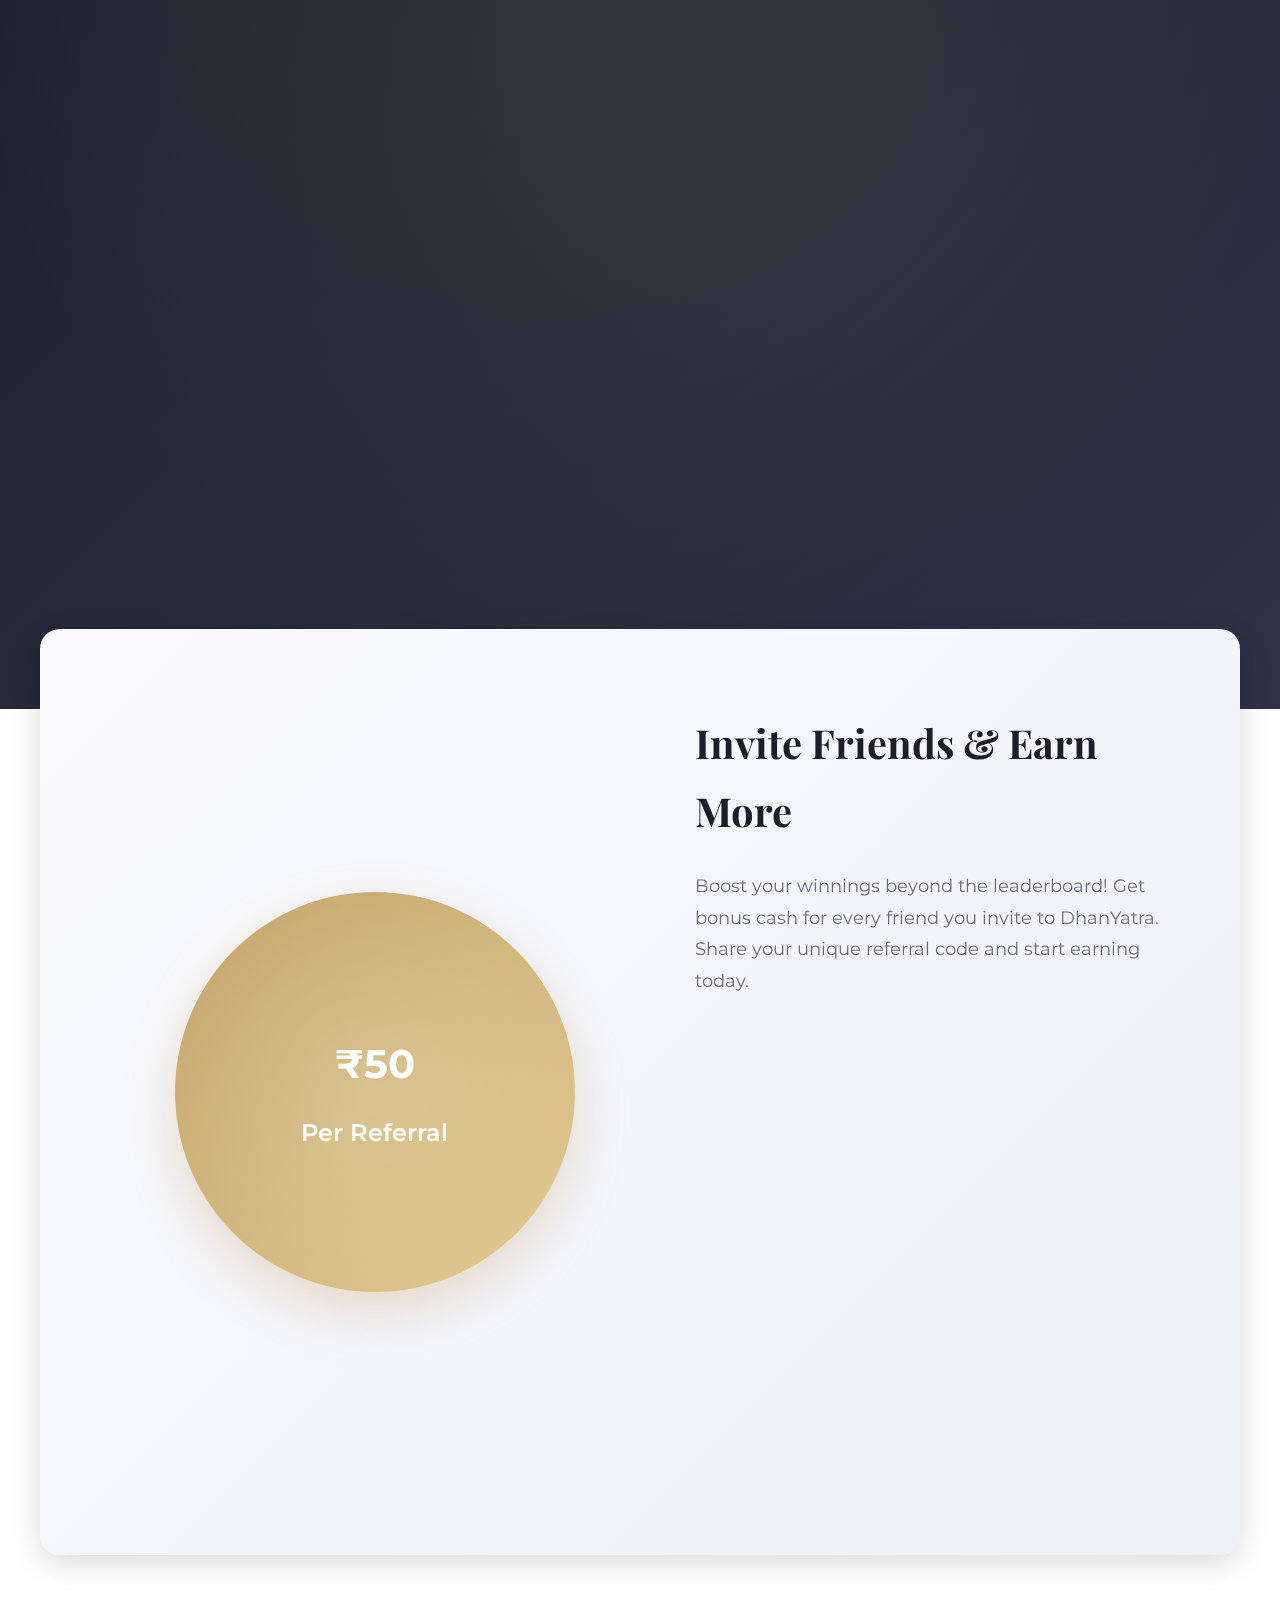
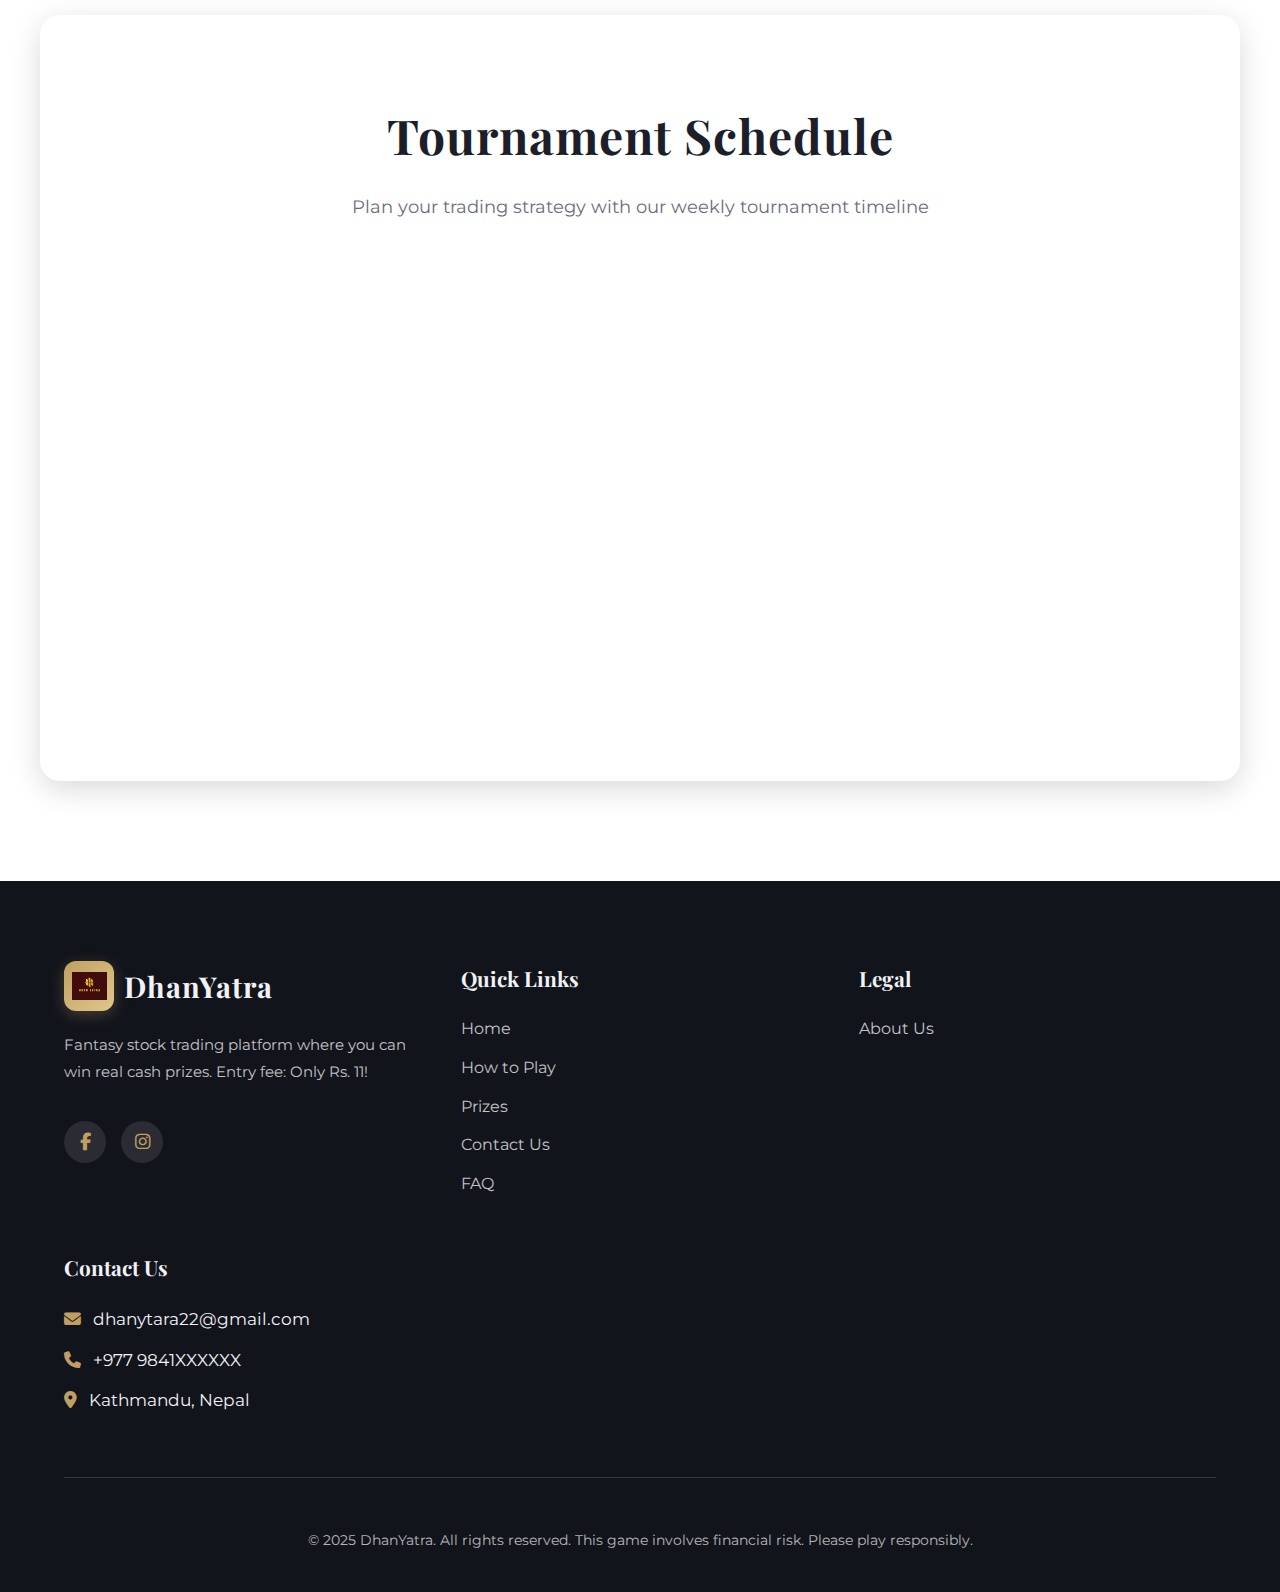
<file: prizes.html>
<!DOCTYPE html>
<html lang="en">
<head>
  <meta charset="UTF-8">
  <meta name="viewport" content="width=device-width, initial-scale=1.0">
  <title>Win Exciting Prizes - DY</title>

    <!-- Favicon (Logo in Browser Tab) -->
  <link rel="icon" href="favicon.ico" type="image/x-icon">
  <link rel="icon" type="image/png" href="images/logo.png"> 
  <link rel="apple-touch-icon" href="apple-touch-icon.png">

  <link href="https://fonts.googleapis.com/css2?family=Montserrat:wght@300;400;500;600;700&family=Playfair+Display:wght@400;500;600;700&display=swap" rel="stylesheet">
  <link rel="stylesheet" href="https://cdnjs.cloudflare.com/ajax/libs/font-awesome/6.4.0/css/all.min.css">
  <style>

    :root {
      --primary: #1c1f2a;
      --secondary: #2d3246;
      --accent: #c0a062;
      --accent-light: #e0c78a;
      --light: #f0f2f5;
      --dark: #12141c;
      --success: #4caf50;
      --text: #2c2f3a;
      --text-light: #6a6d7c;
      --shadow: 0 8px 30px rgba(0, 0, 0, 0.15);
      --transition: all 0.3s ease;
      --glass: rgba(255, 255, 255, 0.08);
      --border: rgba(255, 255, 255, 0.1);
    }

    * {
      margin: 0;
      padding: 0;
      box-sizing: border-box;
    }

    body {
      background-color: var(--light);
      color: var(--text);
      font-family: 'Montserrat', sans-serif;
      line-height: 1.7;
      background: linear-gradient(135deg, #f5f7fa 0%, #e4e7f1 100%);
      background-attachment: fixed;
      font-size: 1.05rem;
    }

    /* Header & Navigation */
    header {
      background: rgba(28, 31, 42, 0.95);
      color: var(--light);
      padding: 15px 5%;
      position: sticky;
      top: 0;
      z-index: 1000;
      backdrop-filter: blur(10px);
      border-bottom: 1px solid var(--border);
      box-shadow: 0 4px 15px rgba(0, 0, 0, 0.1);
    }

    .header-container {
      display: flex;
      justify-content: space-between;
      align-items: center;
      max-width: 1200px;
      margin: 0 auto;
    }

    .logo {
      display: flex;
      align-items: center;
      gap: 12px;
      text-decoration: none;
      color: var(--light);
      }

      .logo-icon {
      width: 50px;
      height: 50px;
      border-radius: 12px;
      display: flex;
      align-items: center;
      justify-content: center;
      overflow: hidden;
      background: linear-gradient(135deg, var(--accent), var(--accent-light));
      box-shadow: 0 4px 15px rgba(192, 160, 98, 0.3);
      transition: var(--transition);
      }

      .logo-icon img {
      width: 70%;
      height: auto;
      object-fit: contain;
      transition: var(--transition);
      }

      .logo-text {
      font-weight: 700;
      font-size: 1.8rem;
      font-family: 'Playfair Display', serif;
      letter-spacing: 1px;
      }

    nav ul {
      display: flex;
      list-style: none;
      gap: 30px;
    }

    nav a {
      color: rgba(255, 255, 255, 0.85);
      text-decoration: none;
      font-weight: 500;
      transition: var(--transition);
      position: relative;
      padding: 5px 0;
    }

    nav a:hover,
    nav a.active {
      color: var(--accent-light);
    }

    nav a::after {
      content: '';
      position: absolute;
      bottom: 0;
      left: 0;
      width: 0;
      height: 2px;
      background-color: var(--accent-light);
      transition: var(--transition);
    }

    nav a:hover::after,
    nav a.active::after {
      width: 100%;
    }

    .cta-button {
      background: linear-gradient(135deg, var(--accent), var(--accent-light));
      color: var(--dark);
      border: none;
      padding: 12px 28px;
      border-radius: 8px;
      font-weight: 600;
      cursor: pointer;
      transition: var(--transition);
      font-size: 1rem;
      box-shadow: 0 4px 15px rgba(192, 160, 98, 0.3);
      outline: none;
    }

    .cta-button:hover {
      transform: translateY(-3px);
      box-shadow: 0 6px 20px rgba(192, 160, 98, 0.4);
    }

    .cta-button:focus-visible {
      outline: 2px solid var(--accent-light);
      outline-offset: 3px;
    }

    /* Hero Section */
    .prizes-hero {
      background: linear-gradient(135deg, var(--primary), var(--secondary));
      color: var(--light);
      padding: 120px 5% 80px;
      text-align: center;
      position: relative;
      overflow: hidden;
      margin-bottom: 60px;
      display: flex;
      align-items: center;
      justify-content: center;
      min-height: 60vh;
    }

    .prizes-hero::before {
      content: "";
      position: absolute;
      top: -50%;
      left: -50%;
      width: 200%;
      height: 200%;
      background: radial-gradient(
        circle at center,
        rgba(255, 255, 255, 0.1) 0%,
        transparent 60%
      );
      animation: rotate 20s linear infinite;
      z-index: 1;
    }

    .prizes-hero::after {
        content: "";
        position: absolute;
        top: 0;
        left: 0;
        width: 100%;
        height: 100%;
        background-image: url("data:image/svg+xml,%3Csvg width='6' height='6' viewBox='0 0 6 6' xmlns='http://www.w3.org/2000/svg'%3E%3Cg fill='%23c0a062' fill-opacity='0.1' fill-rule='evenodd'%3E%3Cpath d='M9000 0H0v3h10000v-3zM0 6000h3v10000H0v-10000z'/%3E%3C/g%3E%3C/svg%3E");
        opacity: 0.1;
        z-index: 1;
    }

    .prizes-hero-content {
      max-width: 1000px;
      margin: 0 auto;
      position: relative;
      z-index: 2;
    }

    .prizes-hero h1 {
      font-size: 3.5rem;
      margin-bottom: 20px;
      font-weight: 700;
      font-family: 'Playfair Display', serif;
      letter-spacing: 1.5px;
      line-height: 1.2;
      animation: fadeInUp 1s ease-out forwards;
    }

    .prizes-hero p {
      font-size: 1.4rem;
      max-width: 700px;
      margin: 0 auto 40px;
      opacity: 0.9;
      animation: fadeInUp 1s 0.2s ease-out forwards;
    }

    /* Prize Highlights */
    .prize-highlights {
      display: flex;
      justify-content: center;
      flex-wrap: wrap;
      gap: 25px;
      max-width: 1200px;
      margin: -70px auto 60px;
      position: relative;
      z-index: 10;
    }

    .prize-highlight-card {
      background: white;
      border-radius: 15px;
      padding: 30px;
      text-align: center;
      box-shadow: var(--shadow);
      transition: var(--transition);
      min-width: 250px;
      flex: 1;
      animation: fadeIn 0.8s ease-out forwards;
    }

    .prize-highlight-card:nth-child(1) { animation-delay: 0.1s; }
    .prize-highlight-card:nth-child(2) { animation-delay: 0.2s; }
    .prize-highlight-card:nth-child(3) { animation-delay: 0.3s; }

    .prize-highlight-card i {
      font-size: 3rem;
      color: var(--accent);
      margin-bottom: 20px;
    }

    .prize-highlight-card h3 {
      font-size: 1.8rem;
      margin-bottom: 15px;
      color: var(--primary);
    }

    .prize-highlight-card p {
      color: var(--text-light);
      margin-bottom: 0;
    }

    /* Common Section Styling */
    .section-padding {
        padding: 100px 5%;
        max-width: 1200px;
        margin: 0 auto;
        margin-bottom: 60px;
    }

    .section-title {
      text-align: center;
      margin-bottom: 60px;
    }

    .section-title h2 {
      font-size: 3rem;
      color: var(--primary);
      margin-bottom: 15px;
      font-family: 'Playfair Display', serif;
      letter-spacing: 1px;
    }

    .section-title p {
      font-size: 1.15rem;
      color: var(--text-light);
      max-width: 700px;
      margin: 0 auto;
    }

    /* Prize Grid */
    .prizes-section {
      background: linear-gradient(135deg, var(--primary), var(--secondary));
      color: var(--light);
      position: relative;
      overflow: hidden;
      padding: 100px 5% 120px;
      margin-top: 30px;
    }
    
    .prizes-section::before {
      content: "";
      position: absolute;
      top: 0;
      left: 0;
      width: 100%;
      height: 100%;
      background: radial-gradient(circle at center, rgba(192, 160, 98, 0.1) 0%, transparent 70%);
      z-index: 1;
    }

    .prizes-container {
      max-width: 1200px;
      margin: 0 auto;
      position: relative;
      z-index: 2;
    }

    .prize-grid {
      display: grid;
      grid-template-columns: repeat(auto-fit, minmax(300px, 1fr));
      gap: 35px;
      margin-top: 50px;
      align-items: start;
    }

    .prize-card {
      padding: 40px 30px;
      border-radius: 15px;
      background: rgba(255, 255, 255, 0.1);
      backdrop-filter: blur(10px);
      border: 1px solid rgba(255, 255, 255, 0.15);
      text-align: center;
      transition: var(--transition);
      display: flex;
      flex-direction: column;
      justify-content: space-between;
      height: 100%;
      position: relative;
      overflow: hidden;
    }

    .prize-card::before {
      content: '';
      position: absolute;
      top: -10px;
      left: -10px;
      width: 20px;
      height: 20px;
      border-radius: 50%;
      background: var(--accent-light);
      filter: blur(15px);
      opacity: 0.7;
      z-index: -1;
    }

    .prize-card::after {
      content: '';
      position: absolute;
      bottom: -10px;
      right: -10px;
      width: 30px;
      height: 30px;
      border-radius: 50%;
      background: var(--accent);
      filter: blur(20px);
      opacity: 0.5;
      z-index: -1;
    }

    .prize-card:hover {
      transform: translateY(-12px);
      box-shadow: 0 15px 40px rgba(0, 0, 0, 0.25);
      background: rgba(255, 255, 255, 0.15);
    }

    .prize-rank {
      font-size: 2.8rem;
      font-weight: 700;
      color: var(--accent);
      margin-bottom: 10px;
      font-family: 'Playfair Display', serif;
    }

    .prize-amount {
      font-size: 2.8rem;
      font-weight: 700;
      margin-bottom: 20px;
      color: var(--accent-light);
      line-height: 1;
      text-shadow: 0 2px 10px rgba(192, 160, 98, 0.4);
    }

    .prize-card p {
        font-size: 1.1rem;
        opacity: 0.9;
        margin-bottom: 20px;
    }

    .prize-icon {
      font-size: 3rem;
      margin-bottom: 25px;
      color: var(--accent);
    }

    .prize-card:nth-child(1) {
      transform: scale(1.08);
      z-index: 2;
      background: linear-gradient(135deg, var(--accent), var(--accent-light));
      color: var(--dark);
      box-shadow: 0 15px 40px rgba(192, 160, 98, 0.5);
    }

    .prize-card:nth-child(1):hover {
      transform: scale(1.12) translateY(-12px);
      box-shadow: 0 20px 50px rgba(192, 160, 98, 0.6);
    }

    .prize-card:nth-child(1) .prize-rank,
    .prize-card:nth-child(1) .prize-amount,
    .prize-card:nth-child(1) .prize-icon {
      color: var(--dark);
    }

    /* Referral Section */
    .referral-section {
      background: linear-gradient(135deg, #f9f9fb 0%, #eef0f8 100%);
      border-radius: 20px;
      padding: 80px 5%;
      margin: -80px auto 60px;
      position: relative;
      z-index: 5;
      box-shadow: var(--shadow);
      max-width: 1200px;
    }

    .referral-container {
      display: flex;
      flex-wrap: wrap;
      gap: 50px;
      align-items: center;
    }

    .referral-visual {
      flex: 1;
      min-width: 300px;
      position: relative;
      padding: 30px;
    }

    .referral-circle {
      width: 100%;
      max-width: 400px;
      height: 400px;
      border-radius: 50%;
      background: linear-gradient(135deg, var(--accent) 0%, var(--accent-light) 100%);
      display: flex;
      align-items: center;
      justify-content: center;
      margin: 0 auto;
      position: relative;
      overflow: hidden;
      box-shadow: 0 20px 50px rgba(192, 160, 98, 0.3);
    }

    .referral-circle::before {
      content: '';
      position: absolute;
      top: -20%;
      left: -20%;
      width: 140%;
      height: 140%;
      background: radial-gradient(circle, rgba(255,255,255,0.2) 0%, transparent 70%);
      z-index: 1;
    }

    .referral-content {
      flex: 1;
      min-width: 300px;
    }

    .referral-content h2 {
      font-size: 2.5rem;
      margin-bottom: 25px;
      color: var(--primary);
      font-family: 'Playfair Display', serif;
    }

    .referral-content p {
      font-size: 1.1rem;
      color: var(--text-light);
      margin-bottom: 30px;
      line-height: 1.8;
    }

    .referral-steps {
      display: flex;
      flex-wrap: wrap;
      gap: 20px;
      margin-top: 40px;
    }

    .referral-step {
      flex: 1;
      min-width: 200px;
      background: white;
      padding: 25px;
      border-radius: 15px;
      box-shadow: var(--shadow);
      text-align: center;
      transition: var(--transition);
      border-left: 4px solid var(--accent);
    }

    .referral-step:hover {
      transform: translateY(-8px);
      box-shadow: 0 15px 35px rgba(0, 0, 0, 0.15);
    }

    .referral-step i {
      font-size: 2.5rem;
      color: var(--accent);
      margin-bottom: 15px;
    }

    .referral-step h4 {
      font-size: 1.3rem;
      margin-bottom: 10px;
      color: var(--primary);
    }

    .referral-step p {
      font-size: 0.95rem;
      margin-bottom: 0;
    }

    /* Tournament Schedule */
    .schedule-section {
      background: white;
      border-radius: 20px;
      padding: 80px 5%;
      margin: 60px auto;
      box-shadow: var(--shadow);
      max-width: 1200px;
    }

    .schedule-grid {
      display: grid;
      grid-template-columns: repeat(auto-fit, minmax(300px, 1fr));
      gap: 30px;
      margin-top: 50px;
    }

    .schedule-card {
      background: linear-gradient(to bottom right, #f8f9fc, #ffffff);
      border-radius: 15px;
      padding: 30px;
      box-shadow: 0 10px 30px rgba(0, 0, 0, 0.05);
      border: 1px solid rgba(0, 0, 0, 0.03);
      transition: var(--transition);
      position: relative;
      overflow: hidden;
    }

    .schedule-card:hover {
      transform: translateY(-8px);
      box-shadow: 0 15px 40px rgba(0, 0, 0, 0.1);
    }

    .schedule-card::before {
      content: '';
      position: absolute;
      top: 0;
      left: 0;
      width: 5px;
      height: 100%;
      background: var(--accent);
    }

    .schedule-date {
      font-size: 1.1rem;
      font-weight: 600;
      color: var(--accent);
      margin-bottom: 15px;
    }

    .schedule-card h3 {
      font-size: 1.5rem;
      margin-bottom: 15px;
      color: var(--primary);
    }

    .schedule-card p {
      color: var(--text-light);
      margin-bottom: 20px;
    }

    .prize-list {
      list-style: none;
      padding-left: 0;
      margin-bottom: 20px;
    }

    .prize-list li {
      margin-bottom: 10px;
      display: flex;
      align-items: center;
    }

    .prize-list li::before {
      content: '•';
      color: var(--accent);
      font-weight: bold;
      margin-right: 10px;
      font-size: 1.5rem;
    }

    /* Footer */
    footer {
      background: var(--dark);
      color: var(--light);
      padding: 80px 5% 40px;
      margin-top: 100px;
    }

    .footer-container {
      display: grid;
      grid-template-columns: repeat(auto-fit, minmax(260px, 1fr));
      gap: 40px;
      max-width: 1200px;
      margin: 0 auto;
    }

    .footer-logo {
      display: flex;
      flex-direction: column;
      gap: 20px;
    }

    .footer-logo .logo {
      display: flex;
      align-items: center;
      gap: 10px;
    }

    .footer-logo p {
      color: rgba(255, 255, 255, 0.75);
      line-height: 1.8;
      font-size: 0.95rem;
    }

    .social-links {
      display: flex;
      gap: 15px;
      margin-top: 15px;
    }

    .social-link {
      width: 42px;
      height: 42px;
      border-radius: 50%;
      background: rgba(255, 255, 255, 0.1);
      display: flex;
      align-items: center;
      justify-content: center;
      color: var(--accent);
      transition: var(--transition);
      text-decoration: none;
      font-size: 1.1rem;
    }

    .social-link:hover {
      background: var(--accent);
      color: var(--dark);
      transform: translateY(-4px) scale(1.05);
      box-shadow: 0 6px 15px rgba(192, 160, 98, 0.3);
    }

    .footer-links h3 {
      font-size: 1.3rem;
      margin-bottom: 20px;
      color: var(--light);
      font-family: 'Playfair Display', serif;
    }

    .footer-links ul {
      list-style: none;
    }

    .footer-links li {
      margin-bottom: 12px;
    }

    .footer-links a {
      color: rgba(255, 255, 255, 0.75);
      text-decoration: none;
      transition: var(--transition);
      display: block;
      font-size: 0.98rem;
    }

    .footer-links a:hover {
      color: var(--accent-light);
      transform: translateX(8px);
    }

    .footer-links li i {
        margin-right: 8px;
        color: var(--accent);
    }

    .copyright {
      text-align: center;
      padding-top: 50px;
      margin-top: 50px;
      border-top: 1px solid rgba(255, 255, 255, 0.15);
      color: rgba(255, 255, 255, 0.7);
      font-size: 0.9rem;
    }

    /* Animations */
    @keyframes rotate {
      0% { transform: rotate(0deg); }
      100% { transform: rotate(360deg); }
    }

    @keyframes fadeInUp {
        from {
            opacity: 0;
            transform: translateY(30px);
        }
        to {
            opacity: 1;
            transform: translateY(0);
        }
    }

    @keyframes fadeIn {
        from {
            opacity: 0;
        }
        to {
            opacity: 1;
        }
    }

    /* Responsive Design */
    @media (max-width: 992px) {
        .prizes-hero h1 {
            font-size: 3rem;
        }
        .prizes-hero p {
            font-size: 1.2rem;
        }
        .section-title h2 {
            font-size: 2.5rem;
        }
        .section-title p {
            font-size: 1rem;
        }
        .referral-circle {
          width: 300px;
          height: 300px;
        }
    }

    @media (max-width: 768px) {
      .header-container {
        flex-direction: column;
        gap: 20px;
      }

      nav ul {
        gap: 20px;
        flex-wrap: wrap;
        justify-content: center;
      }

      .cta-button {
        width: 100%;
        max-width: 300px;
      }

      .prizes-hero {
        padding: 100px 5% 60px;
      }

      .prizes-hero h1 {
        font-size: 2.5rem;
      }

      .prizes-hero p {
        font-size: 1.1rem;
      }

      .prize-highlights {
        margin-top: -50px;
      }

      .prize-highlight-card {
        min-width: 100%;
      }

      .section-padding {
          padding: 60px 5%;
          margin-bottom: 40px;
      }

      .section-title {
          margin-bottom: 40px;
      }

      .section-title h2 {
          font-size: 2.2rem;
      }

      .prize-card:nth-child(1) {
        transform: scale(1);
      }

      .prize-card:nth-child(1):hover {
        transform: scale(1.03) translateY(-12px);
      }

      .referral-container {
        flex-direction: column;
      }
    }

    @media (max-width: 480px) {
        .prizes-hero h1 {
            font-size: 2.2rem;
        }
        .section-title h2 {
            font-size: 1.8rem;
        }
        .prize-grid {
            grid-template-columns: 1fr;
            gap: 25px;
        }
        .referral-circle {
          width: 250px;
          height: 250px;
        }
        .referral-step {
          min-width: 100%;
        }
        .footer-container {
            grid-template-columns: 1fr;
            text-align: center;
        }
        .footer-logo {
            align-items: center;
        }
        .social-links {
            justify-content: center;
        }
        .footer-links ul {
            padding-left: 0;
        }
        .footer-links a {
            text-align: center;
        }
        .footer-links a:hover {
            transform: translateX(0);
        }
    }
  </style>
</head>
<body>
  <header>
    <div class="header-container">
      <a href="index.html" class="logo">
        <div class="logo-icon">
          <img src="images/logo.png">
        </div>
        <div class="logo-text">DhanYatra</div>
      </a>

      <nav>
        <ul>
          <li><a href="index.html">Home</a></li>
          <li><a href="how-to-play.html">How to Play</a></li>
          <li><a href="prizes.html" class="active">Prizes</a></li>
          <li><a href="faq.html">FAQ</a></li>
          <li><a href="contact-us.html">Contact Us</a></li>
        </ul>
      </nav>

      <button class="cta-button">Download App</button>
    </div>
  </header>

  <main>
    <!-- Hero Section -->
    <section class="prizes-hero">
      <div class="prizes-hero-content">
        <h1>Win Real Cash Prizes Every Week!</h1>
        <p>Showcase your trading skills and climb the leaderboard to claim your rewards</p>
      </div>
    </section>

    <!-- Prize Highlights -->
    <div class="prize-highlights">
      <div class="prize-highlight-card">
        <i class="fas fa-trophy"></i>
        <h3>₹5,000</h3>
        <p>Weekly Top Prize</p>
      </div>
      
      <div class="prize-highlight-card">
        <i class="fas fa-coins"></i>
        <h3>₹50,000+</h3>
        <p>Monthly Prize Pool</p>
      </div>
      
      <div class="prize-highlight-card">
        <i class="fas fa-users"></i>
        <h3>₹50 Each</h3>
        <p>Referral Bonuses</p>
      </div>
    </div>

    <!-- Prize Distribution Section -->
    <section class="prizes-section">
      <div class="prizes-container">
        <div class="section-title">
          <h2>Weekly Prize Distribution</h2>
          <p>Compete in our weekly tournaments and secure your spot among the top winners!</p>
        </div>

        <div class="prize-grid">
          <div class="prize-card">
            <div class="prize-icon">
              <i class="fas fa-crown"></i>
            </div>
            <div class="prize-rank">1st</div>
            <div class="prize-amount">₹5,000</div>
            <p>Become the Weekly Champion and claim the top prize!</p>
          </div>

          <div class="prize-card">
            <div class="prize-icon">
              <i class="fas fa-medal"></i>
            </div>
            <div class="prize-rank">2nd</div>
            <div class="prize-amount">₹3,000</div>
            <p>A fantastic reward for being the runner-up in our intense competition!</p>
          </div>

          <div class="prize-card">
            <div class="prize-icon">
              <i class="fas fa-award"></i>
            </div>
            <div class="prize-rank">3rd</div>
            <div class="prize-amount">₹1,000</div>
            <p>Secure the third spot and walk away with a significant prize.</p>
          </div>

          <div class="prize-card">
            <div class="prize-icon">
              <i class="fas fa-star"></i>
            </div>
            <div class="prize-rank">4th-10th</div>
            <div class="prize-amount">₹200</div>
            <p>We reward a wide range of top performers. Even if you don't make the top 3, you can still win!</p>
          </div>

          <div class="prize-card">
            <div class="prize-icon">
              <i class="fas fa-user-friends"></i>
            </div>
            <div class="prize-rank">Bonus</div>
            <div class="prize-amount">₹50</div>
            <p>Earn a bonus for every friend you successfully refer to DhanYatra!</p>
          </div>

          <div class="prize-card">
            <div class="prize-icon">
              <i class="fas fa-gift"></i>
            </div>
            <div class="prize-rank">Surprise</div>
            <div class="prize-amount">Mystery Prizes</div>
            <p>Keep an eye out for special events and surprise bonuses throughout the year!</p>
          </div>
        </div>
      </div>
    </section>

    <!-- Referral Section -->
    <section class="referral-section">
      <div class="referral-container">
        <div class="referral-visual">
          <div class="referral-circle">
            <div style="text-align: center; color: white; padding: 20px; z-index: 2;">
              <h2 style="font-size: 2.5rem; margin-bottom: 15px;">₹50</h2>
              <p style="font-size: 1.5rem; font-weight: 600;">Per Referral</p>
            </div>
          </div>
        </div>
        
        <div class="referral-content">
          <h2>Invite Friends & Earn More</h2>
          <p>Boost your winnings beyond the leaderboard! Get bonus cash for every friend you invite to DhanYatra. Share your unique referral code and start earning today.</p>
          
          <div class="referral-steps">
            <div class="referral-step">
              <i class="fas fa-share-alt"></i>
              <h4>Share Your Code</h4>
              <p>Send your unique referral code to friends</p>
            </div>
            
            <div class="referral-step">
              <i class="fas fa-user-plus"></i>
              <h4>They Join</h4>
              <p>Your friend signs up using your code</p>
            </div>
            
            <div class="referral-step">
              <i class="fas fa-rupee-sign"></i>
              <h4>You Earn ₹50</h4>
              <p>Get credited after their first tournament</p>
            </div>
          </div>
        </div>
      </div>
    </section>

    <!-- Tournament Schedule -->
    <section class="schedule-section">
      <div class="section-title">
        <h2>Tournament Schedule</h2>
        <p>Plan your trading strategy with our weekly tournament timeline</p>
      </div>
      
      <div class="schedule-grid">
        <div class="schedule-card">
          <div class="schedule-date">Monday - Wednesday</div>
          <h3>Portfolio Building</h3>
          <p>Research and build your portfolio with virtual ₹100,000</p>
          <ul class="prize-list">
            <li>Explore all available stocks</li>
            <li>Analyze market trends</li>
            <li>Make strategic investments</li>
          </ul>
        </div>
        
        <div class="schedule-card">
          <div class="schedule-date">Thursday - Friday</div>
          <h3>Trading Period</h3>
          <p>Buy, sell and adjust your positions as the market moves</p>
          <ul class="prize-list">
            <li>Monitor your portfolio</li>
            <li>Execute trades in real-time</li>
            <li>React to market news</li>
          </ul>
        </div>
        
        <div class="schedule-card">
          <div class="schedule-date">Saturday</div>
          <h3>Results & Payouts</h3>
          <p>Leaderboard finalized and prizes distributed</p>
          <ul class="prize-list">
            <li>Check your ranking</li>
            <li>Prizes credited to accounts</li>
            <li>New tournament begins Monday</li>
          </ul>
        </div>
      </div>
    </section>
  </main>

  <footer>
    <div class="footer-container">
      <div class="footer-logo">
        <a href="index.html" class="logo">
          <div class="logo-icon">
            <img src="images/logo.png">
          </div>
          <div class="logo-text">DhanYatra</div>
        </a>
        <p>Fantasy stock trading platform where you can win real cash prizes. Entry fee: Only Rs. 11!</p>

        <div class="social-links">
          <a href="facebook.com/profile.php?id=61577630865234" class="social-link" aria-label="Facebook" target="_blank" rel="noopener noreferrer"><i class="fab fa-facebook-f"></i></a>
          <a href="https://www.instagram.com/dhanyatra.np/" class="social-link" aria-label="Instagram" target="_blank" rel="noopener noreferrer"><i class="fab fa-instagram"></i></a>
        </div>
      </div>

      <div class="footer-links">
        <h3>Quick Links</h3>
        <ul>
          <li><a href="index.html">Home</a></li>
          <li><a href="how-to-play.html">How to Play</a></li>
          <li><a href="prizes.html">Prizes</a></li>
          <li><a href="contact-us.html">Contact Us</a></li>
          <li><a href="faq.html">FAQ</a></li>
        </ul>
      </div>

      <div class="footer-links">
        <h3>Legal</h3>
        <ul>
          <li><a href="#">About Us</a></li>
        </ul>
      </div>

      <div class="footer-links">
        <h3>Contact Us</h3>
        <ul>
          <li><i class="fas fa-envelope"></i> dhanytara22@gmail.com</li>
          <li><i class="fas fa-phone"></i> +977 9841XXXXXX</li>
          <li><i class="fas fa-map-marker-alt"></i> Kathmandu, Nepal</li>
        </ul>
      </div>
    </div>

    <div class="copyright">
      &copy; 2025 DhanYatra. All rights reserved. This game involves financial risk. Please play responsibly.
    </div>
  </footer>

  <script>
    document.addEventListener('DOMContentLoaded', () => {
      // Highlight current page in navigation
      const currentPath = window.location.pathname.split('/').pop();
      document.querySelectorAll('nav a').forEach(link => {
        if (link.getAttribute('href') === currentPath) {
          link.classList.add('active');
        } else {
          link.classList.remove('active');
        }
      });
      
      // Add animation to elements when they come into view
      const observer = new IntersectionObserver((entries) => {
        entries.forEach(entry => {
          if (entry.isIntersecting) {
            entry.target.style.opacity = 1;
            entry.target.style.transform = 'translateY(0)';
          }
        });
      }, {
        threshold: 0.1
      });
      
      document.querySelectorAll('.prize-card, .referral-step, .schedule-card').forEach(card => {
        card.style.opacity = 0;
        card.style.transform = 'translateY(20px)';
        card.style.transition = 'opacity 0.6s ease, transform 0.6s ease';
        observer.observe(card);
      });
    });
  </script>
</body>
</html>
</file>
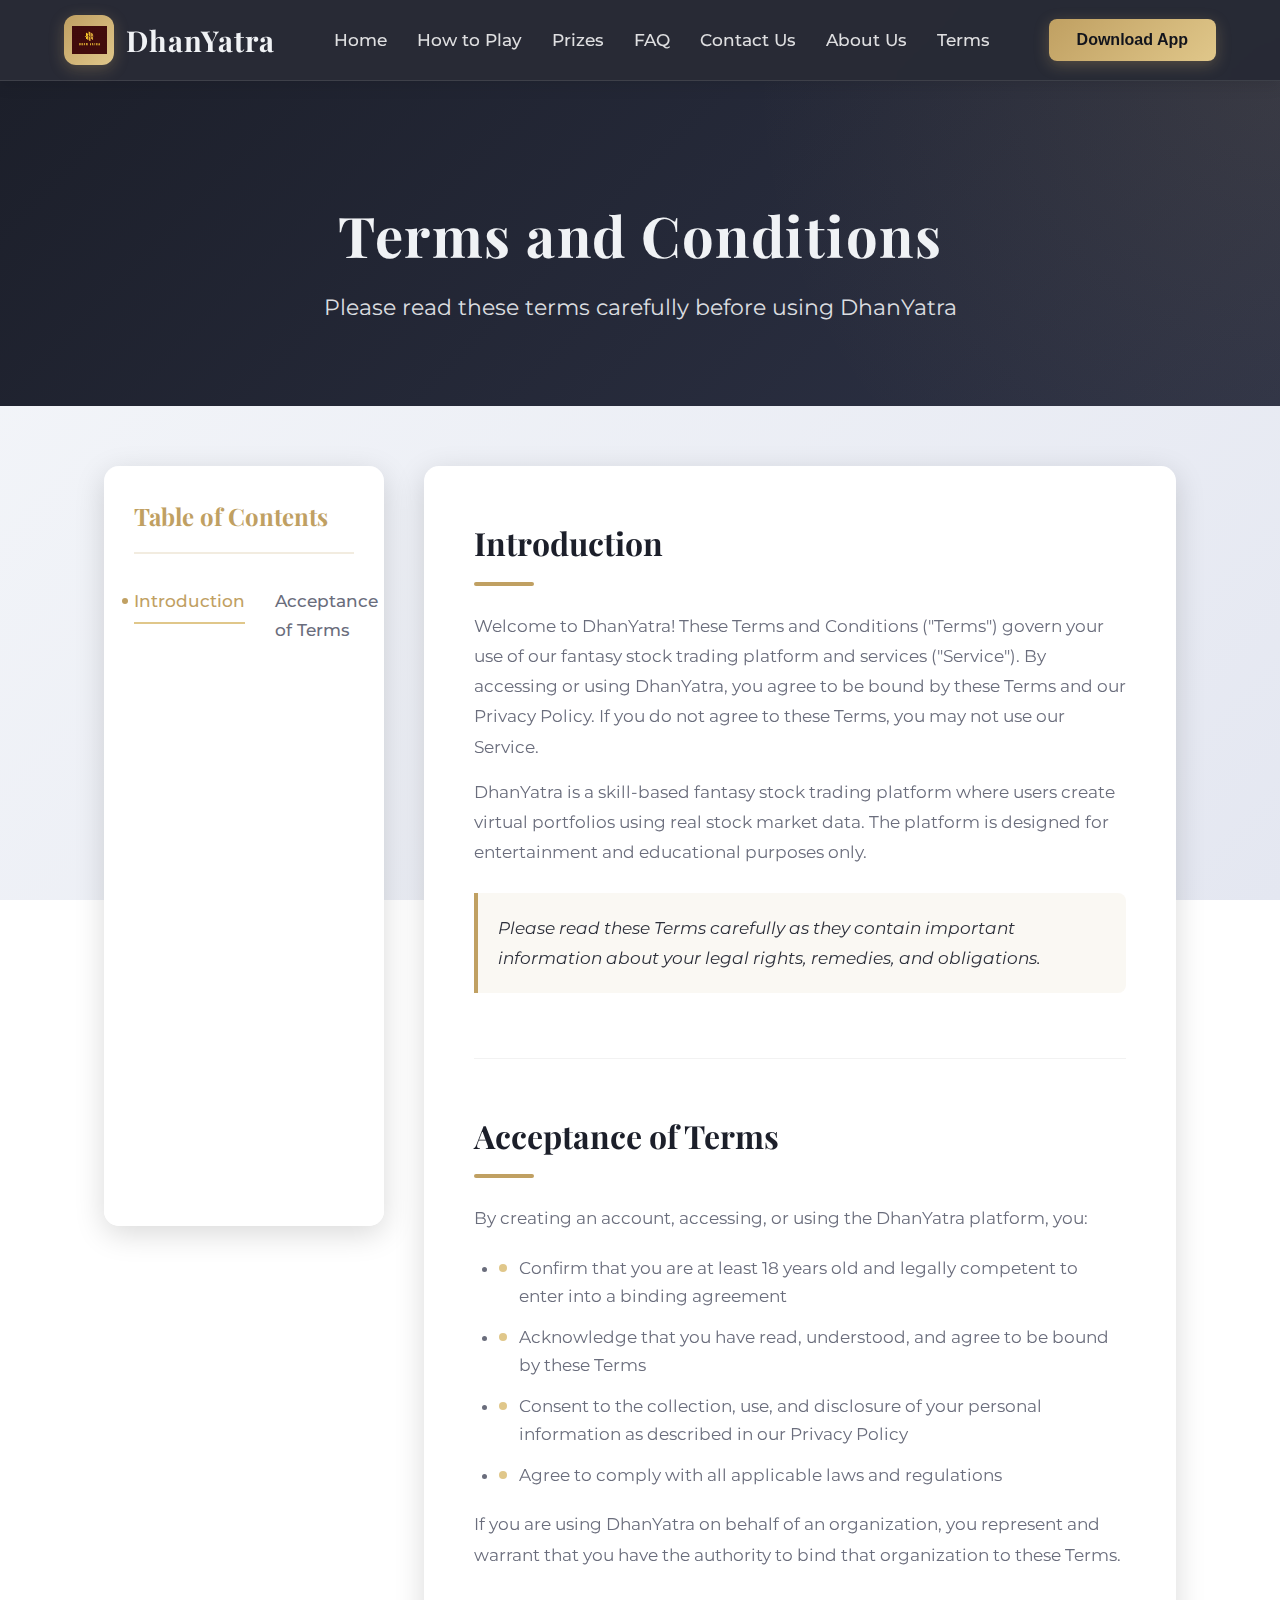
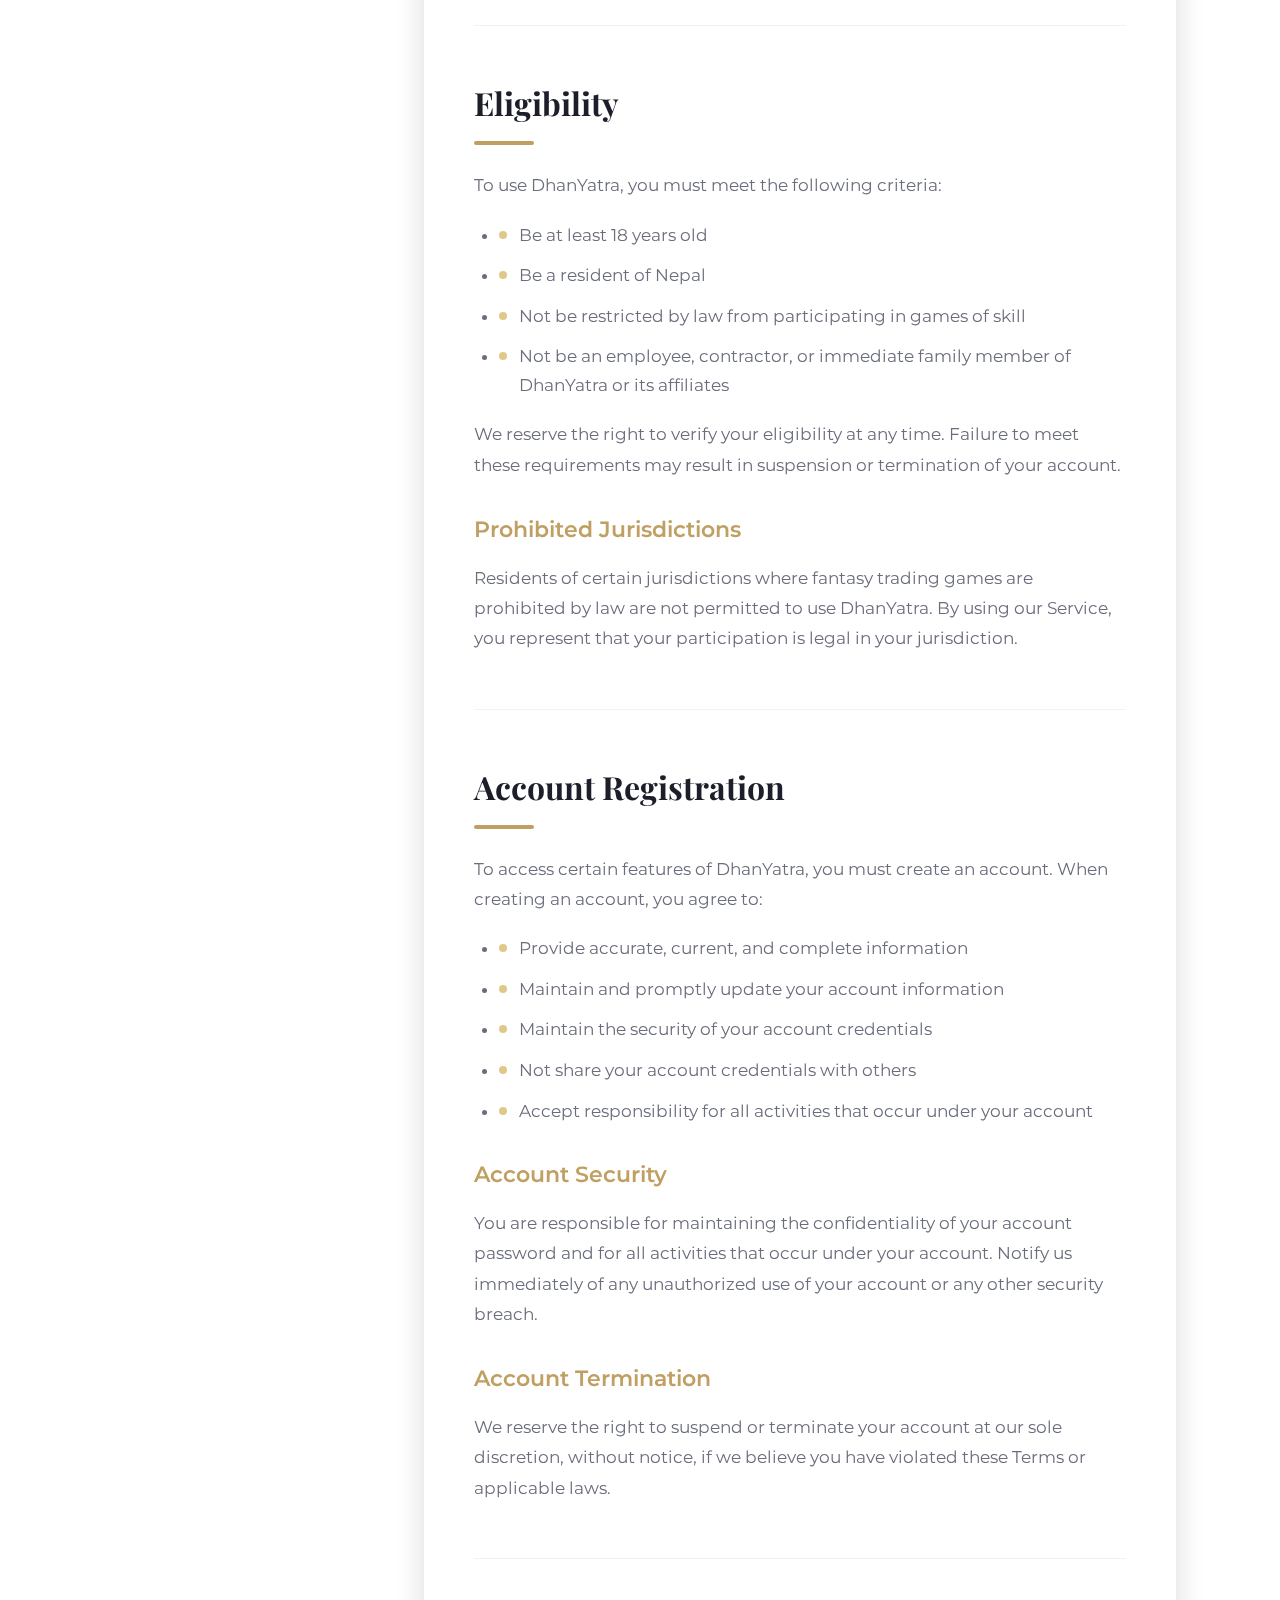
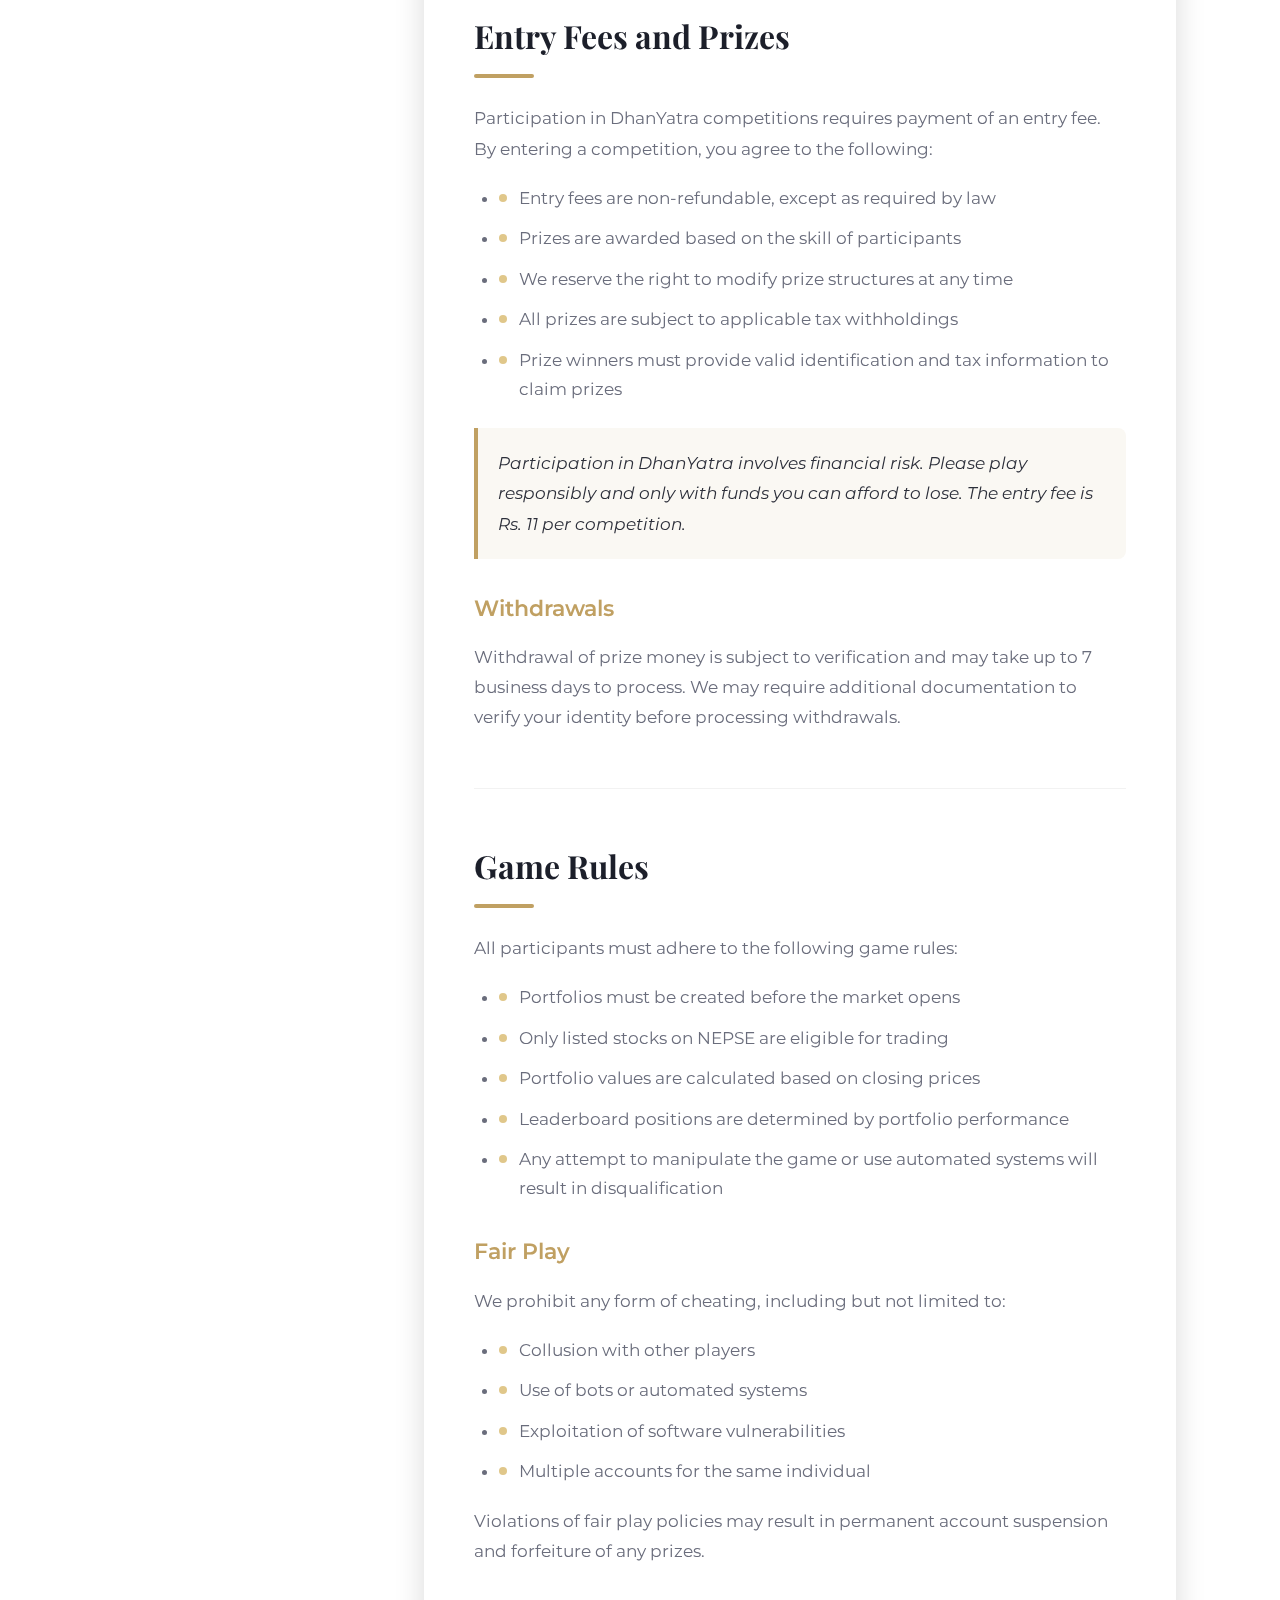
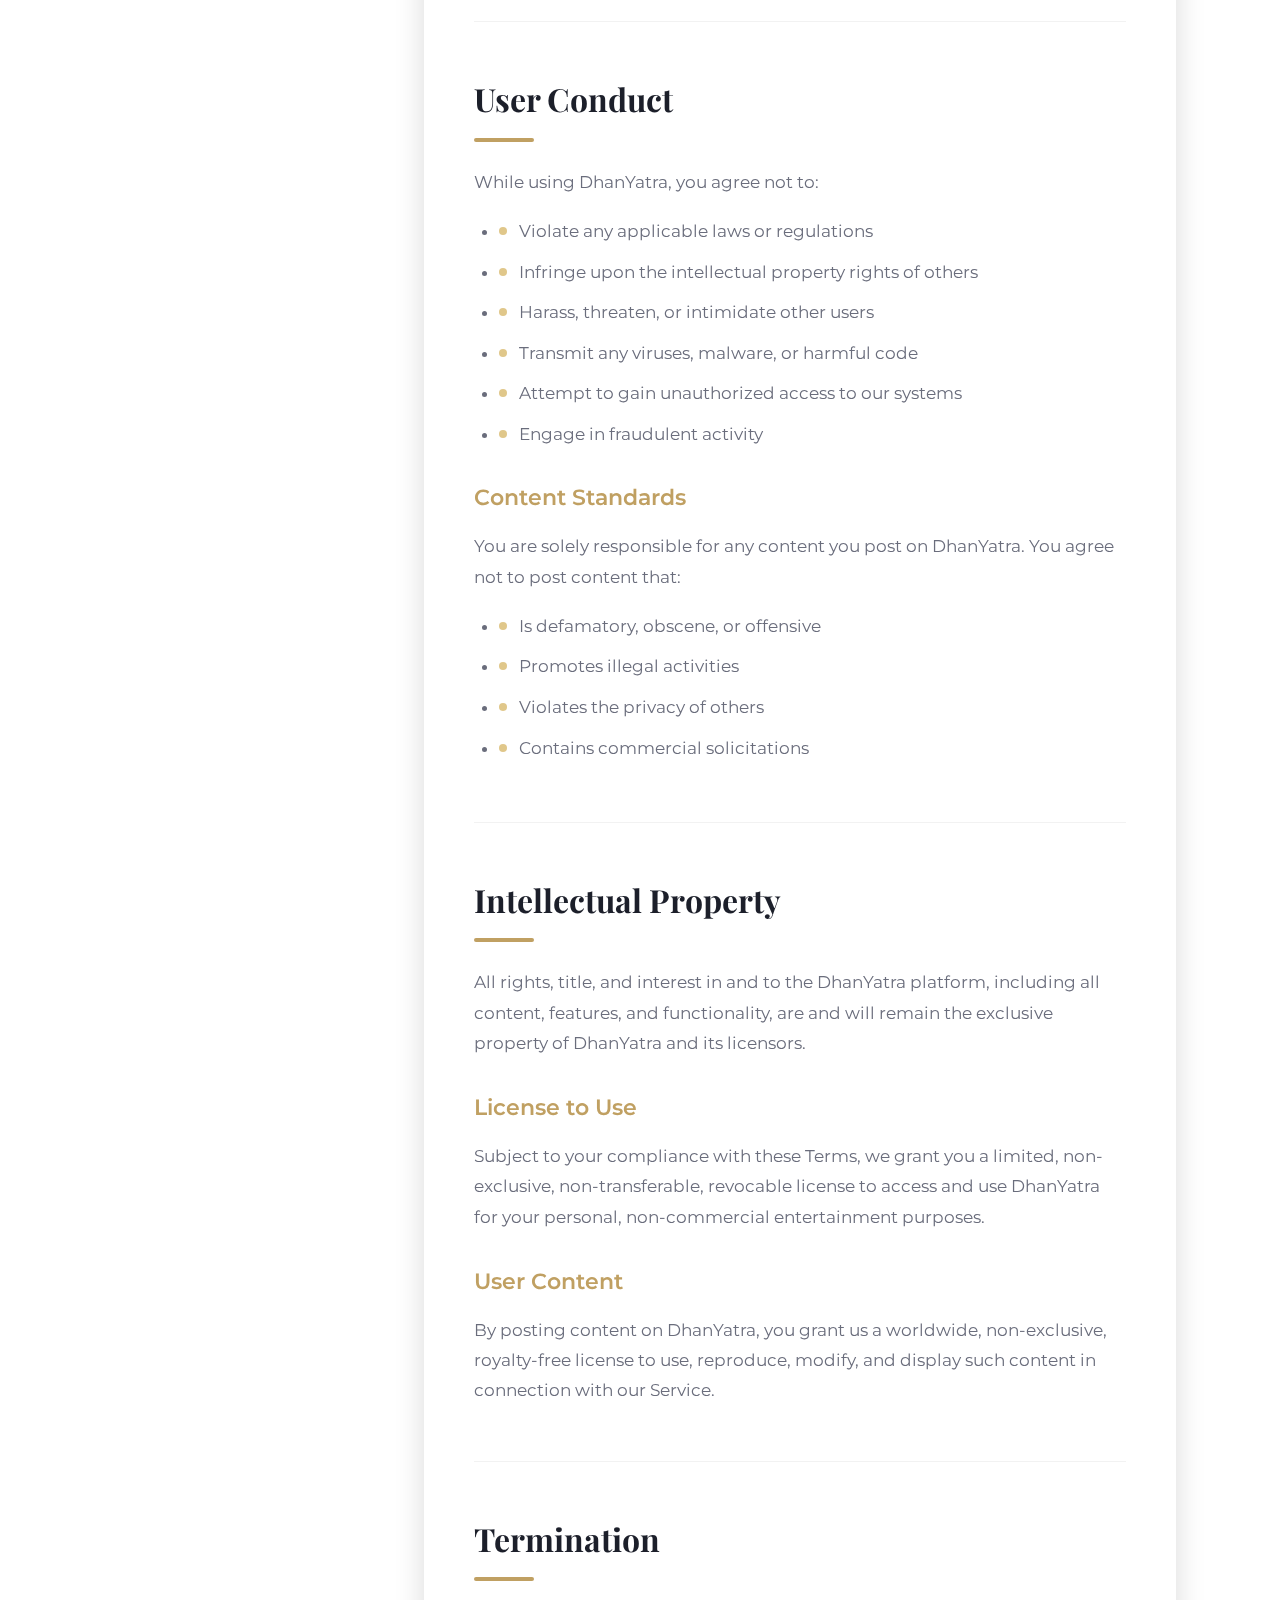
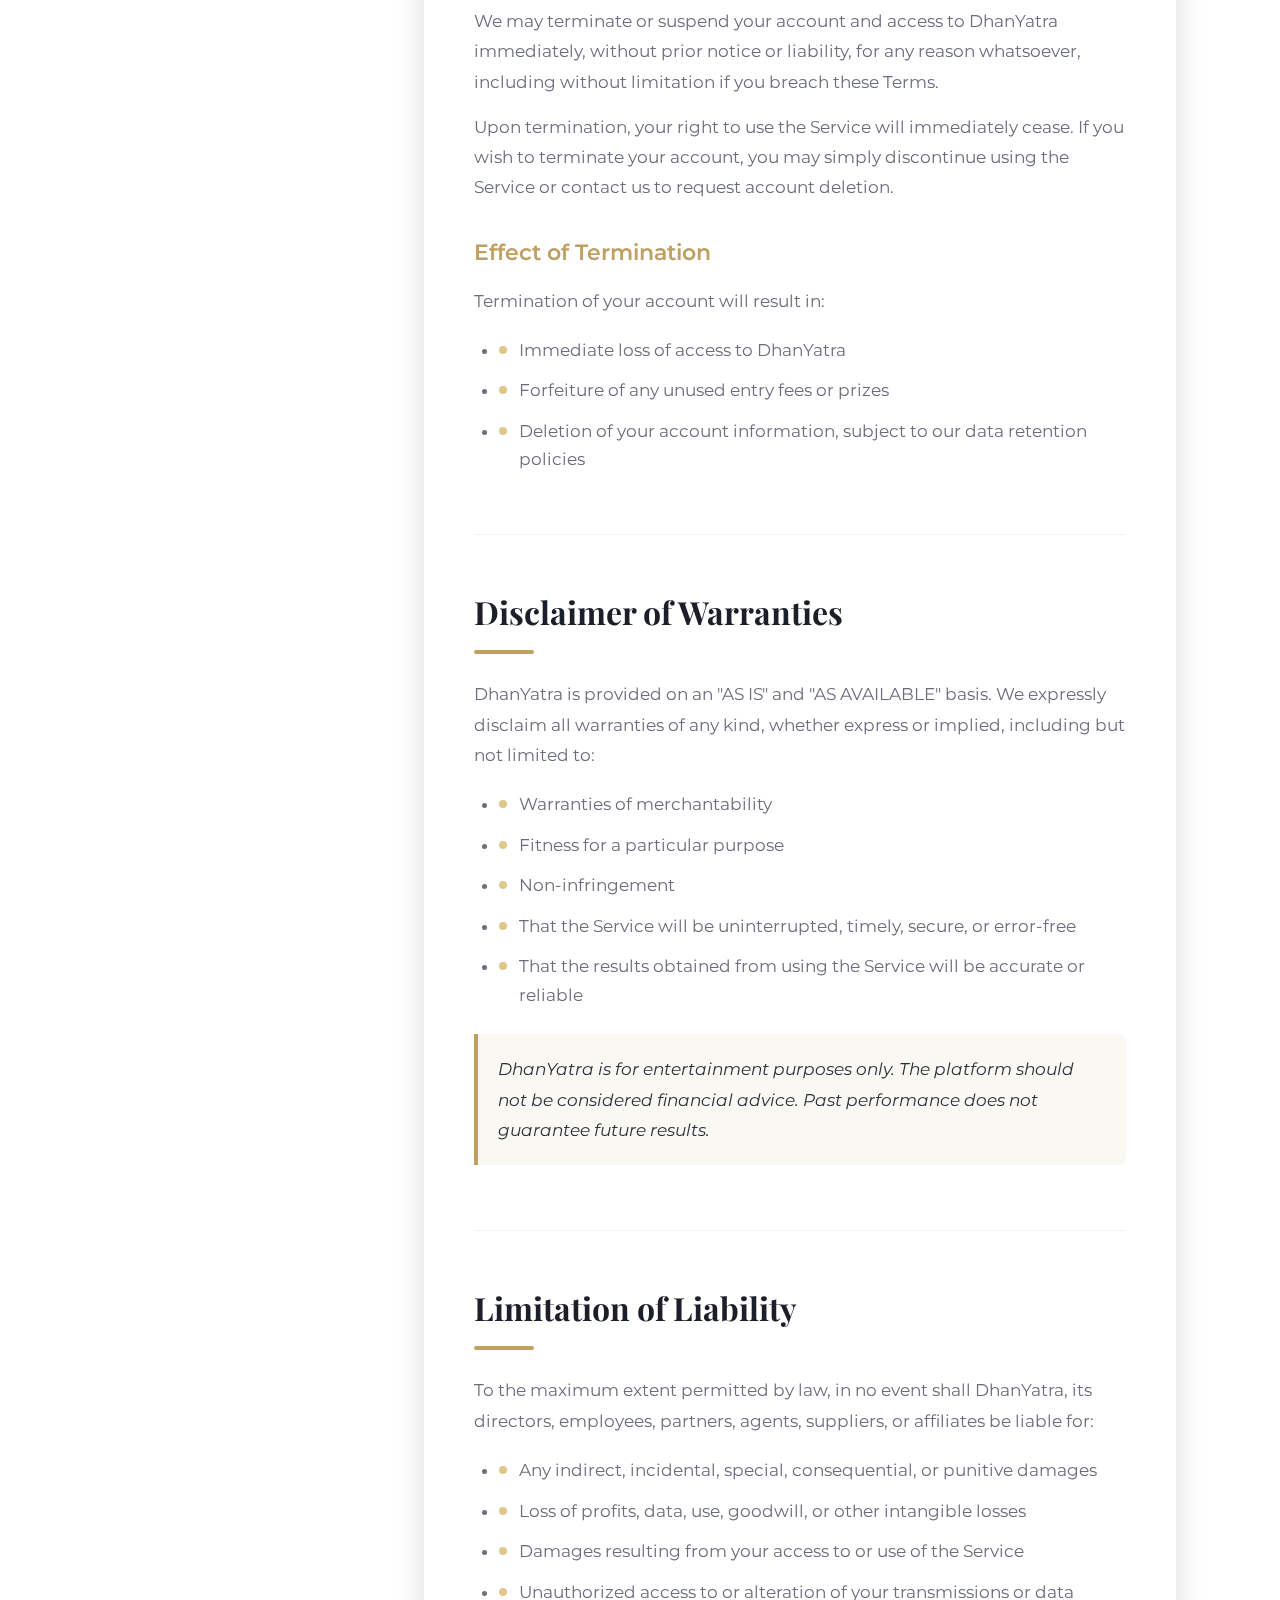
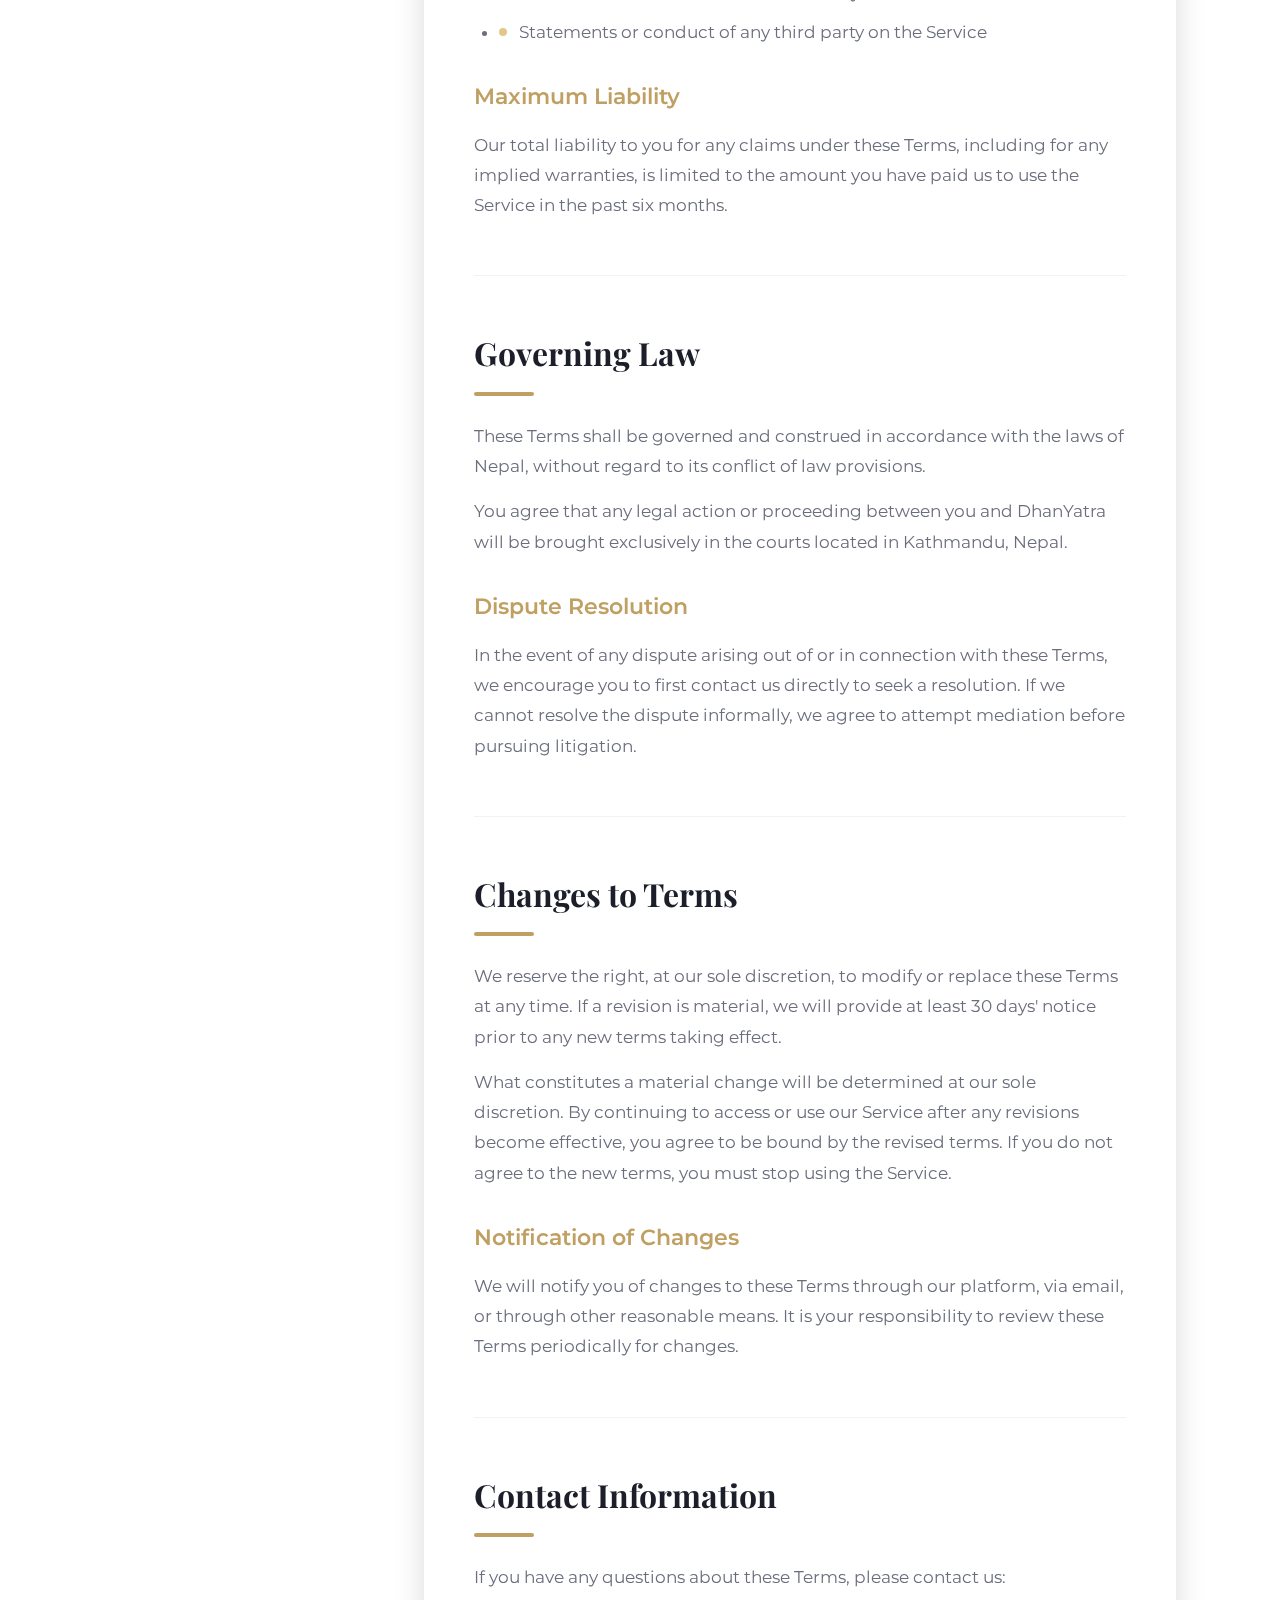
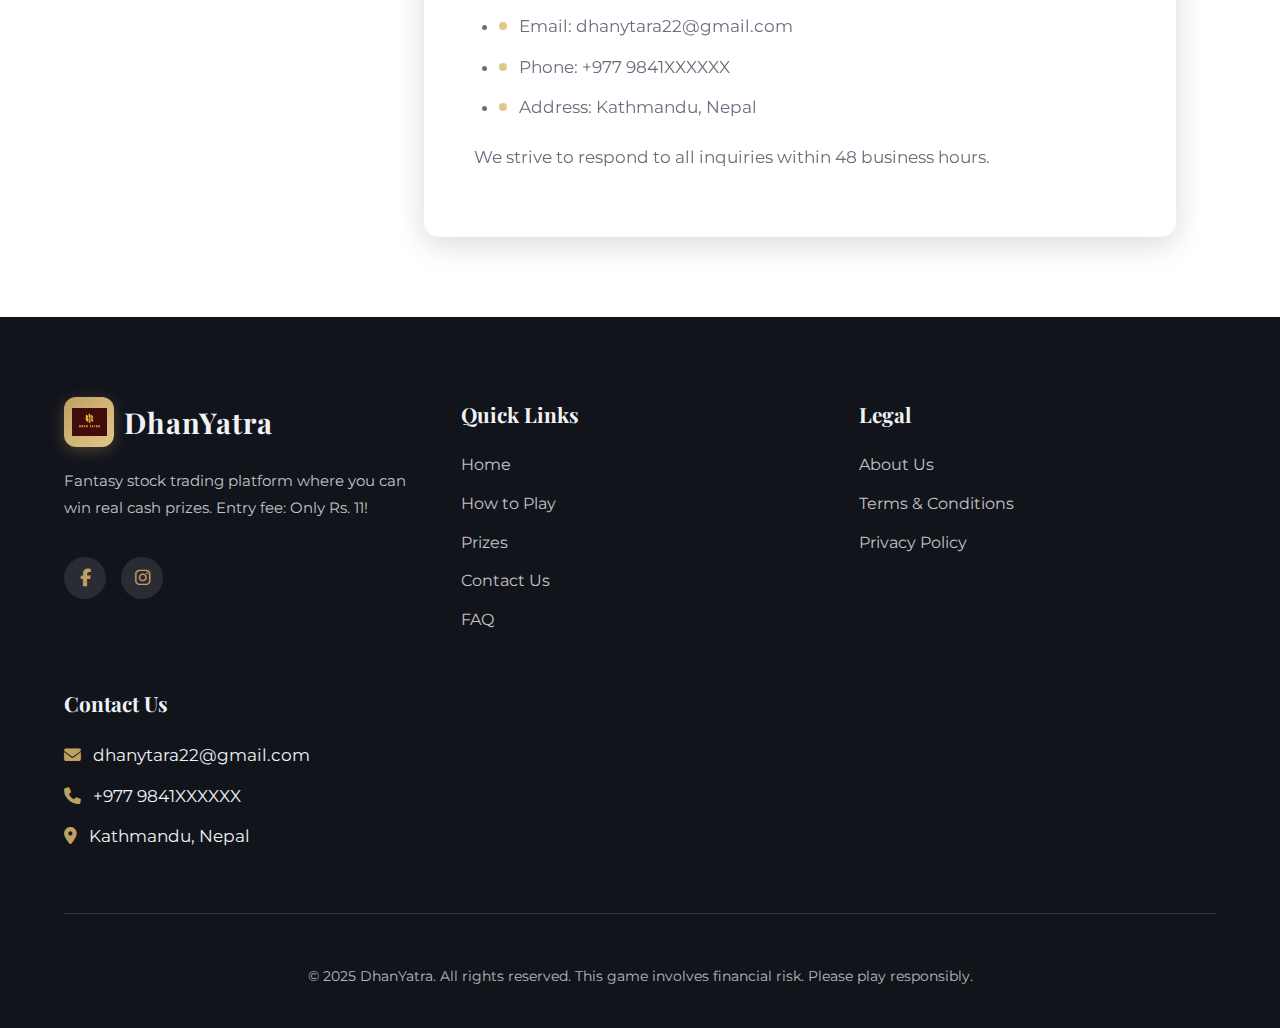
<file: terms-conditions.html>
<!DOCTYPE html>
<html lang="en">
<head>
  <meta charset="UTF-8">
  <meta name="viewport" content="width=device-width, initial-scale=1.0">
  <title>Terms & Conditions - DhanYatra</title>
  
  <!-- Favicon -->
  <link rel="icon" href="favicon.ico" type="image/x-icon">
  <link rel="icon" type="image/png" href="images/logo.png"> 
  <link rel="apple-touch-icon" href="apple-touch-icon.png">
  
  <!-- Fonts -->
  <link href="https://fonts.googleapis.com/css2?family=Montserrat:wght@300;400;500;600;700&family=Playfair+Display:wght@400;500;600;700&display=swap" rel="stylesheet">
  <link rel="stylesheet" href="https://cdnjs.cloudflare.com/ajax/libs/font-awesome/6.4.0/css/all.min.css">
  
  <style>
    :root {
      --primary: #1c1f2a;
      --secondary: #2d3246;
      --accent: #c0a062;
      --accent-light: #e0c78a;
      --light: #f0f2f5;
      --dark: #12141c;
      --success: #4caf50;
      --text: #2c2f3a;
      --text-light: #6a6d7c;
      --shadow: 0 8px 30px rgba(0, 0, 0, 0.15);
      --transition: all 0.3s ease;
      --glass: rgba(255, 255, 255, 0.08);
      --border: rgba(255, 255, 255, 0.1);
    }

    * {
      margin: 0;
      padding: 0;
      box-sizing: border-box;
    }

    body {
      background-color: var(--light);
      color: var(--text);
      font-family: 'Montserrat', sans-serif;
      line-height: 1.7;
      background: linear-gradient(135deg, #f5f7fa 0%, #e4e7f1 100%);
      background-attachment: fixed;
      font-size: 1.05rem;
    }

    /* Header & Navigation */
    header {
      background: rgba(28, 31, 42, 0.95);
      color: var(--light);
      padding: 15px 5%;
      position: sticky;
      top: 0;
      z-index: 1000;
      backdrop-filter: blur(10px);
      border-bottom: 1px solid var(--border);
      box-shadow: 0 4px 15px rgba(0, 0, 0, 0.1);
    }

    .header-container {
      display: flex;
      justify-content: space-between;
      align-items: center;
      max-width: 1200px;
      margin: 0 auto;
    }

    .logo {
      display: flex;
      align-items: center;
      gap: 12px;
      text-decoration: none;
      color: var(--light);
    }

    .logo-icon {
      width: 50px;
      height: 50px;
      border-radius: 12px;
      display: flex;
      align-items: center;
      justify-content: center;
      overflow: hidden;
      background: linear-gradient(135deg, var(--accent), var(--accent-light));
      box-shadow: 0 4px 15px rgba(192, 160, 98, 0.3);
      transition: var(--transition);
    }

    .logo-icon img {
      width: 70%;
      height: auto;
      object-fit: contain;
      transition: var(--transition);
    }

    .logo-text {
      font-weight: 700;
      font-size: 1.8rem;
      font-family: 'Playfair Display', serif;
      letter-spacing: 1px;
    }

    nav ul {
      display: flex;
      list-style: none;
      gap: 30px;
    }

    nav a {
      color: rgba(255, 255, 255, 0.85);
      text-decoration: none;
      font-weight: 500;
      transition: var(--transition);
      position: relative;
      padding: 5px 0;
    }

    nav a:hover,
    nav a.active {
      color: var(--accent-light);
    }

    nav a::after {
      content: '';
      position: absolute;
      bottom: 0;
      left: 0;
      width: 0;
      height: 2px;
      background-color: var(--accent-light);
      transition: var(--transition);
    }

    nav a:hover::after,
    nav a.active::after {
      width: 100%;
    }

    .cta-button {
      background: linear-gradient(135deg, var(--accent), var(--accent-light));
      color: var(--dark);
      border: none;
      padding: 12px 28px;
      border-radius: 8px;
      font-weight: 600;
      cursor: pointer;
      transition: var(--transition);
      font-size: 1rem;
      box-shadow: 0 4px 15px rgba(192, 160, 98, 0.3);
      outline: none;
    }

    .cta-button:hover {
      transform: translateY(-3px);
      box-shadow: 0 6px 20px rgba(192, 160, 98, 0.4);
    }

    .cta-button:focus-visible {
      outline: 2px solid var(--accent-light);
      outline-offset: 3px;
    }

    /* Hero Section */
    .terms-hero {
      background: linear-gradient(135deg, var(--primary), var(--secondary));
      color: var(--light);
      padding: 120px 5% 80px;
      text-align: center;
      position: relative;
      overflow: hidden;
      margin-bottom: 60px;
    }

    .terms-hero::before {
      content: "";
      position: absolute;
      top: 0;
      left: 0;
      width: 100%;
      height: 100%;
      background: radial-gradient(circle at top right, rgba(192, 160, 98, 0.1) 0%, transparent 40%);
      z-index: 1;
    }

    .terms-hero-content {
      max-width: 800px;
      margin: 0 auto;
      position: relative;
      z-index: 2;
    }

    .terms-hero h1 {
      font-size: 3.5rem;
      margin-bottom: 20px;
      font-weight: 700;
      font-family: 'Playfair Display', serif;
      letter-spacing: 1.5px;
      line-height: 1.2;
    }

    .terms-hero p {
      font-size: 1.4rem;
      max-width: 700px;
      margin: 0 auto;
      opacity: 0.9;
    }

    /* Terms Container - Fixed Layout */
    .terms-wrapper {
      max-width: 1200px;
      margin: 0 auto;
      padding: 0 5%;
    }

    .terms-container {
      display: grid;
      grid-template-columns: 280px 1fr;
      gap: 40px;
      margin-bottom: 80px;
      align-items: start;
    }

    .terms-nav {
      position: sticky;
      top: 120px; /* Increased top spacing */
      background: white;
      border-radius: 15px;
      padding: 30px;
      box-shadow: var(--shadow);
      height: calc(100vh - 140px); /* Fixed height */
      overflow-y: auto; /* Added scroll for long content */
      z-index: 99; /* Ensure it stays behind content */
    }

    .terms-nav h3 {
      font-size: 1.5rem;
      margin-bottom: 25px;
      color: var(--accent);
      font-family: 'Playfair Display', serif;
      padding-bottom: 15px;
      border-bottom: 2px solid rgba(192, 160, 98, 0.2);
    }

    .terms-nav ul {
      list-style: none;
    }

    .terms-nav li {
      margin-bottom: 15px;
    }

    .terms-nav a {
      color: var(--text-light);
      text-decoration: none;
      transition: var(--transition);
      display: block;
      padding: 8px 0;
      position: relative;
      font-weight: 500;
    }

    .terms-nav a:hover,
    .terms-nav a.active {
      color: var(--accent);
    }

    .terms-nav a::before {
      content: '';
      position: absolute;
      left: -15px;
      top: 50%;
      transform: translateY(-50%);
      width: 6px;
      height: 6px;
      border-radius: 50%;
      background: var(--accent);
      opacity: 0;
      transition: var(--transition);
    }

    .terms-nav a:hover::before,
    .terms-nav a.active::before {
      opacity: 1;
      left: -12px;
    }

    .terms-content {
      background: white;
      border-radius: 15px;
      padding: 50px;
      box-shadow: var(--shadow);
      min-height: 80vh;
      position: relative; /* Added for z-index control */
      z-index: 100; /* Higher than sidebar */
    }

    .terms-section {
      margin-bottom: 50px;
      padding-bottom: 40px;
      border-bottom: 1px solid rgba(0, 0, 0, 0.05);
      position: relative; /* Ensure content is above sidebar */
      z-index: 101; /* Higher than content container */
    }

    .terms-section:last-child {
      border-bottom: none;
      margin-bottom: 0;
      padding-bottom: 0;
    }

    .terms-section h2 {
      font-size: 2rem;
      color: var(--primary);
      margin-bottom: 25px;
      font-family: 'Playfair Display', serif;
      position: relative;
      padding-bottom: 15px;
    }

    .terms-section h2::after {
      content: '';
      position: absolute;
      bottom: 0;
      left: 0;
      width: 60px;
      height: 4px;
      background: var(--accent);
      border-radius: 2px;
    }

    .terms-section h3 {
      font-size: 1.4rem;
      color: var(--accent);
      margin: 30px 0 15px;
      font-weight: 600;
    }

    .terms-section p {
      color: var(--text-light);
      margin-bottom: 15px;
      line-height: 1.8;
    }

    .terms-section ul {
      margin: 20px 0;
      padding-left: 25px;
    }

    .terms-section li {
      margin-bottom: 12px;
      color: var(--text-light);
      position: relative;
      padding-left: 20px;
      line-height: 1.7;
    }

    .terms-section li::before {
      content: '';
      position: absolute;
      left: 0;
      top: 10px;
      width: 8px;
      height: 8px;
      border-radius: 50%;
      background: var(--accent-light);
    }

    .highlight-box {
      background: rgba(192, 160, 98, 0.08);
      border-left: 4px solid var(--accent);
      padding: 20px;
      border-radius: 0 8px 8px 0;
      margin: 25px 0;
    }

    .highlight-box p {
      margin-bottom: 0;
      font-style: italic;
      color: var(--text);
    }

    /* Footer */
    footer {
      background: var(--dark);
      color: var(--light);
      padding: 80px 5% 40px;
    }

    .footer-container {
      display: grid;
      grid-template-columns: repeat(auto-fit, minmax(260px, 1fr));
      gap: 40px;
      max-width: 1200px;
      margin: 0 auto;
    }

    .footer-logo {
      display: flex;
      flex-direction: column;
      gap: 20px;
    }

    .footer-logo .logo {
      display: flex;
      align-items: center;
      gap: 10px;
    }

    .footer-logo p {
      color: rgba(255, 255, 255, 0.75);
      line-height: 1.8;
      font-size: 0.95rem;
    }

    .social-links {
      display: flex;
      gap: 15px;
      margin-top: 15px;
    }

    .social-link {
      width: 42px;
      height: 42px;
      border-radius: 50%;
      background: rgba(255, 255, 255, 0.1);
      display: flex;
      align-items: center;
      justify-content: center;
      color: var(--accent);
      transition: var(--transition);
      text-decoration: none;
      font-size: 1.1rem;
    }

    .social-link:hover {
      background: var(--accent);
      color: var(--dark);
      transform: translateY(-4px) scale(1.05);
      box-shadow: 0 6px 15px rgba(192, 160, 98, 0.3);
    }

    .footer-links h3 {
      font-size: 1.3rem;
      margin-bottom: 20px;
      color: var(--light);
      font-family: 'Playfair Display', serif;
    }

    .footer-links ul {
      list-style: none;
    }

    .footer-links li {
      margin-bottom: 12px;
    }

    .footer-links a {
      color: rgba(255, 255, 255, 0.75);
      text-decoration: none;
      transition: var(--transition);
      display: block;
      font-size: 0.98rem;
    }

    .footer-links a:hover {
      color: var(--accent-light);
      transform: translateX(8px);
    }

    .footer-links li i {
        margin-right: 8px;
        color: var(--accent);
    }

    .copyright {
      text-align: center;
      padding-top: 50px;
      margin-top: 50px;
      border-top: 1px solid rgba(255, 255, 255, 0.15);
      color: rgba(255, 255, 255, 0.7);
      font-size: 0.9rem;
    }

    /* Responsive Design */
    @media (max-width: 992px) {
      .terms-hero h1 {
          font-size: 3rem;
      }
      .terms-hero p {
          font-size: 1.2rem;
      }
      
      .terms-container {
        grid-template-columns: 1fr;
        gap: 30px;
      }
      
      .terms-nav {
        position: static;
        order: 2;
        height: auto;
        max-height: 300px;
      }
      
      .terms-content {
        order: 1;
      }
    }

    @media (max-width: 768px) {
      .header-container {
        flex-direction: column;
        gap: 20px;
      }

      nav ul {
        gap: 20px;
        flex-wrap: wrap;
        justify-content: center;
      }

      .cta-button {
        width: 100%;
        max-width: 300px;
      }

      .terms-hero {
        padding: 100px 5% 60px;
      }

      .terms-hero h1 {
        font-size: 2.5rem;
      }

      .terms-hero p {
        font-size: 1.1rem;
      }

      .terms-content {
        padding: 30px;
      }
      
      .terms-wrapper {
        padding: 0 3%;
      }
    }

    @media (max-width: 480px) {
      .terms-hero h1 {
          font-size: 2.2rem;
      }
      .terms-section h2 {
          font-size: 1.8rem;
      }
      .footer-container {
          grid-template-columns: 1fr;
          text-align: center;
      }
      .footer-logo {
          align-items: center;
      }
      .social-links {
          justify-content: center;
      }
      .footer-links ul {
          padding-left: 0;
      }
      .footer-links a {
          text-align: center;
      }
      .footer-links a:hover {
          transform: translateX(0);
      }
      
      .terms-content {
        padding: 20px;
      }
    }
  </style>
</head>
<body>
  <header>
    <div class="header-container">
      <a href="index.html" class="logo">
        <div class="logo-icon">
          <img src="images/logo.png">
        </div>
        <div class="logo-text">DhanYatra</div>
      </a>

      <nav>
        <ul>
          <li><a href="index.html">Home</a></li>
          <li><a href="how-to-play.html">How to Play</a></li>
          <li><a href="prizes.html">Prizes</a></li>
          <li><a href="faq.html">FAQ</a></li>
          <li><a href="contact-us.html">Contact Us</a></li>
          <li><a href="about-us.html">About Us</a></li>
          <li><a href="#" class="active">Terms</a></li>
        </ul>
      </nav>

      <button class="cta-button">Download App</button>
    </div>
  </header>

  <main>
    <!-- Hero Section -->
    <section class="terms-hero">
      <div class="terms-hero-content">
        <h1>Terms and Conditions</h1>
        <p>Please read these terms carefully before using DhanYatra</p>
      </div>
    </section>

    <!-- Terms Content -->
    <div class="terms-wrapper">
      <div class="terms-container">
        <!-- Navigation Sidebar -->
        <nav class="terms-nav">
          <h3>Table of Contents</h3>
          <ul>
            <li><a href="#introduction" class="active">Introduction</a></li>
            <li><a href="#acceptance">Acceptance of Terms</a></li>
            <li><a href="#eligibility">Eligibility</a></li>
            <li><a href="#account">Account Registration</a></li>
            <li><a href="#fees">Entry Fees and Prizes</a></li>
            <li><a href="#game-rules">Game Rules</a></li>
            <li><a href="#user-conduct">User Conduct</a></li>
            <li><a href="#intellectual">Intellectual Property</a></li>
            <li><a href="#termination">Termination</a></li>
            <li><a href="#warranties">Disclaimer of Warranties</a></li>
            <li><a href="#liability">Limitation of Liability</a></li>
            <li><a href="#governing">Governing Law</a></li>
            <li><a href="#changes">Changes to Terms</a></li>
            <li><a href="#contact">Contact Information</a></li>
          </ul>
        </nav>

        <!-- Main Content -->
        <div class="terms-content">
          <section id="introduction" class="terms-section">
            <h2>Introduction</h2>
            <p>Welcome to DhanYatra! These Terms and Conditions ("Terms") govern your use of our fantasy stock trading platform and services ("Service"). By accessing or using DhanYatra, you agree to be bound by these Terms and our Privacy Policy. If you do not agree to these Terms, you may not use our Service.</p>
            <p>DhanYatra is a skill-based fantasy stock trading platform where users create virtual portfolios using real stock market data. The platform is designed for entertainment and educational purposes only.</p>
            
            <div class="highlight-box">
              <p>Please read these Terms carefully as they contain important information about your legal rights, remedies, and obligations.</p>
            </div>
          </section>

          <section id="acceptance" class="terms-section">
            <h2>Acceptance of Terms</h2>
            <p>By creating an account, accessing, or using the DhanYatra platform, you:</p>
            <ul>
              <li>Confirm that you are at least 18 years old and legally competent to enter into a binding agreement</li>
              <li>Acknowledge that you have read, understood, and agree to be bound by these Terms</li>
              <li>Consent to the collection, use, and disclosure of your personal information as described in our Privacy Policy</li>
              <li>Agree to comply with all applicable laws and regulations</li>
            </ul>
            <p>If you are using DhanYatra on behalf of an organization, you represent and warrant that you have the authority to bind that organization to these Terms.</p>
          </section>

          <section id="eligibility" class="terms-section">
            <h2>Eligibility</h2>
            <p>To use DhanYatra, you must meet the following criteria:</p>
            <ul>
              <li>Be at least 18 years old</li>
              <li>Be a resident of Nepal</li>
              <li>Not be restricted by law from participating in games of skill</li>
              <li>Not be an employee, contractor, or immediate family member of DhanYatra or its affiliates</li>
            </ul>
            <p>We reserve the right to verify your eligibility at any time. Failure to meet these requirements may result in suspension or termination of your account.</p>
            
            <h3>Prohibited Jurisdictions</h3>
            <p>Residents of certain jurisdictions where fantasy trading games are prohibited by law are not permitted to use DhanYatra. By using our Service, you represent that your participation is legal in your jurisdiction.</p>
          </section>

          <section id="account" class="terms-section">
            <h2>Account Registration</h2>
            <p>To access certain features of DhanYatra, you must create an account. When creating an account, you agree to:</p>
            <ul>
              <li>Provide accurate, current, and complete information</li>
              <li>Maintain and promptly update your account information</li>
              <li>Maintain the security of your account credentials</li>
              <li>Not share your account credentials with others</li>
              <li>Accept responsibility for all activities that occur under your account</li>
            </ul>
            
            <h3>Account Security</h3>
            <p>You are responsible for maintaining the confidentiality of your account password and for all activities that occur under your account. Notify us immediately of any unauthorized use of your account or any other security breach.</p>
            
            <h3>Account Termination</h3>
            <p>We reserve the right to suspend or terminate your account at our sole discretion, without notice, if we believe you have violated these Terms or applicable laws.</p>
          </section>

          <section id="fees" class="terms-section">
            <h2>Entry Fees and Prizes</h2>
            <p>Participation in DhanYatra competitions requires payment of an entry fee. By entering a competition, you agree to the following:</p>
            <ul>
              <li>Entry fees are non-refundable, except as required by law</li>
              <li>Prizes are awarded based on the skill of participants</li>
              <li>We reserve the right to modify prize structures at any time</li>
              <li>All prizes are subject to applicable tax withholdings</li>
              <li>Prize winners must provide valid identification and tax information to claim prizes</li>
            </ul>
            
            <div class="highlight-box">
              <p>Participation in DhanYatra involves financial risk. Please play responsibly and only with funds you can afford to lose. The entry fee is Rs. 11 per competition.</p>
            </div>
            
            <h3>Withdrawals</h3>
            <p>Withdrawal of prize money is subject to verification and may take up to 7 business days to process. We may require additional documentation to verify your identity before processing withdrawals.</p>
          </section>

          <section id="game-rules" class="terms-section">
            <h2>Game Rules</h2>
            <p>All participants must adhere to the following game rules:</p>
            <ul>
              <li>Portfolios must be created before the market opens</li>
              <li>Only listed stocks on NEPSE are eligible for trading</li>
              <li>Portfolio values are calculated based on closing prices</li>
              <li>Leaderboard positions are determined by portfolio performance</li>
              <li>Any attempt to manipulate the game or use automated systems will result in disqualification</li>
            </ul>
            
            <h3>Fair Play</h3>
            <p>We prohibit any form of cheating, including but not limited to:</p>
            <ul>
              <li>Collusion with other players</li>
              <li>Use of bots or automated systems</li>
              <li>Exploitation of software vulnerabilities</li>
              <li>Multiple accounts for the same individual</li>
            </ul>
            <p>Violations of fair play policies may result in permanent account suspension and forfeiture of any prizes.</p>
          </section>

          <section id="user-conduct" class="terms-section">
            <h2>User Conduct</h2>
            <p>While using DhanYatra, you agree not to:</p>
            <ul>
              <li>Violate any applicable laws or regulations</li>
              <li>Infringe upon the intellectual property rights of others</li>
              <li>Harass, threaten, or intimidate other users</li>
              <li>Transmit any viruses, malware, or harmful code</li>
              <li>Attempt to gain unauthorized access to our systems</li>
              <li>Engage in fraudulent activity</li>
            </ul>
            
            <h3>Content Standards</h3>
            <p>You are solely responsible for any content you post on DhanYatra. You agree not to post content that:</p>
            <ul>
              <li>Is defamatory, obscene, or offensive</li>
              <li>Promotes illegal activities</li>
              <li>Violates the privacy of others</li>
              <li>Contains commercial solicitations</li>
            </ul>
          </section>

          <section id="intellectual" class="terms-section">
            <h2>Intellectual Property</h2>
            <p>All rights, title, and interest in and to the DhanYatra platform, including all content, features, and functionality, are and will remain the exclusive property of DhanYatra and its licensors.</p>
            
            <h3>License to Use</h3>
            <p>Subject to your compliance with these Terms, we grant you a limited, non-exclusive, non-transferable, revocable license to access and use DhanYatra for your personal, non-commercial entertainment purposes.</p>
            
            <h3>User Content</h3>
            <p>By posting content on DhanYatra, you grant us a worldwide, non-exclusive, royalty-free license to use, reproduce, modify, and display such content in connection with our Service.</p>
          </section>

          <section id="termination" class="terms-section">
            <h2>Termination</h2>
            <p>We may terminate or suspend your account and access to DhanYatra immediately, without prior notice or liability, for any reason whatsoever, including without limitation if you breach these Terms.</p>
            
            <p>Upon termination, your right to use the Service will immediately cease. If you wish to terminate your account, you may simply discontinue using the Service or contact us to request account deletion.</p>
            
            <h3>Effect of Termination</h3>
            <p>Termination of your account will result in:</p>
            <ul>
              <li>Immediate loss of access to DhanYatra</li>
              <li>Forfeiture of any unused entry fees or prizes</li>
              <li>Deletion of your account information, subject to our data retention policies</li>
            </ul>
          </section>

          <section id="warranties" class="terms-section">
            <h2>Disclaimer of Warranties</h2>
            <p>DhanYatra is provided on an "AS IS" and "AS AVAILABLE" basis. We expressly disclaim all warranties of any kind, whether express or implied, including but not limited to:</p>
            <ul>
              <li>Warranties of merchantability</li>
              <li>Fitness for a particular purpose</li>
              <li>Non-infringement</li>
              <li>That the Service will be uninterrupted, timely, secure, or error-free</li>
              <li>That the results obtained from using the Service will be accurate or reliable</li>
            </ul>
            
            <div class="highlight-box">
              <p>DhanYatra is for entertainment purposes only. The platform should not be considered financial advice. Past performance does not guarantee future results.</p>
            </div>
          </section>

          <section id="liability" class="terms-section">
            <h2>Limitation of Liability</h2>
            <p>To the maximum extent permitted by law, in no event shall DhanYatra, its directors, employees, partners, agents, suppliers, or affiliates be liable for:</p>
            <ul>
              <li>Any indirect, incidental, special, consequential, or punitive damages</li>
              <li>Loss of profits, data, use, goodwill, or other intangible losses</li>
              <li>Damages resulting from your access to or use of the Service</li>
              <li>Unauthorized access to or alteration of your transmissions or data</li>
              <li>Statements or conduct of any third party on the Service</li>
            </ul>
            
            <h3>Maximum Liability</h3>
            <p>Our total liability to you for any claims under these Terms, including for any implied warranties, is limited to the amount you have paid us to use the Service in the past six months.</p>
          </section>

          <section id="governing" class="terms-section">
            <h2>Governing Law</h2>
            <p>These Terms shall be governed and construed in accordance with the laws of Nepal, without regard to its conflict of law provisions.</p>
            
            <p>You agree that any legal action or proceeding between you and DhanYatra will be brought exclusively in the courts located in Kathmandu, Nepal.</p>
            
            <h3>Dispute Resolution</h3>
            <p>In the event of any dispute arising out of or in connection with these Terms, we encourage you to first contact us directly to seek a resolution. If we cannot resolve the dispute informally, we agree to attempt mediation before pursuing litigation.</p>
            </section>

        <section id="changes" class="terms-section">
          <h2>Changes to Terms</h2>
          <p>We reserve the right, at our sole discretion, to modify or replace these Terms at any time. If a revision is material, we will provide at least 30 days' notice prior to any new terms taking effect.</p>
          
          <p>What constitutes a material change will be determined at our sole discretion. By continuing to access or use our Service after any revisions become effective, you agree to be bound by the revised terms. If you do not agree to the new terms, you must stop using the Service.</p>
          
          <h3>Notification of Changes</h3>
          <p>We will notify you of changes to these Terms through our platform, via email, or through other reasonable means. It is your responsibility to review these Terms periodically for changes.</p>
        </section>

        <section id="contact" class="terms-section">
          <h2>Contact Information</h2>
          <p>If you have any questions about these Terms, please contact us:</p>
          <ul>
            <li>Email: dhanytara22@gmail.com</li>
            <li>Phone: +977 9841XXXXXX</li>
            <li>Address: Kathmandu, Nepal</li>
          </ul>
          
          <p>We strive to respond to all inquiries within 48 business hours.</p>
        </section>
      </div>
    </div>
  </main>

  <footer>
    <div class="footer-container">
      <div class="footer-logo">
        <a href="index.html" class="logo">
          <div class="logo-icon">
            <img src="images/logo.png">
          </div>
          <div class="logo-text">DhanYatra</div>
        </a>
        <p>Fantasy stock trading platform where you can win real cash prizes. Entry fee: Only Rs. 11!</p>

        <div class="social-links">
          <a href="facebook.com/profile.php?id=61577630865234" class="social-link" aria-label="Facebook" target="_blank" rel="noopener noreferrer"><i class="fab fa-facebook-f"></i></a>
          <a href="https://www.instagram.com/dhanyatra.np/" class="social-link" aria-label="Instagram" target="_blank" rel="noopener noreferrer"><i class="fab fa-instagram"></i></a>
        </div>
      </div>

      <div class="footer-links">
        <h3>Quick Links</h3>
        <ul>
          <li><a href="index.html">Home</a></li>
          <li><a href="how-to-play.html">How to Play</a></li>
          <li><a href="prizes.html">Prizes</a></li>
          <li><a href="contact-us.html">Contact Us</a></li>
          <li><a href="faq.html">FAQ</a></li>
        </ul>
      </div>

      <div class="footer-links">
        <h3>Legal</h3>
        <ul>
          <li><a href="about-us.html">About Us</a></li>
          <li><a href="terms-conditions.html" class="active">Terms & Conditions</a></li>
          <li><a href="privacy-policy.html">Privacy Policy</a></li>
        </ul>
      </div>

      <div class="footer-links">
        <h3>Contact Us</h3>
        <ul>
          <li><i class="fas fa-envelope"></i> dhanytara22@gmail.com</li>
          <li><i class="fas fa-phone"></i> +977 9841XXXXXX</li>
          <li><i class="fas fa-map-marker-alt"></i> Kathmandu, Nepal</li>
        </ul>
      </div>
    </div>

    <div class="copyright">
      &copy; 2025 DhanYatra. All rights reserved. This game involves financial risk. Please play responsibly.
    </div>
  </footer>

  <script>
    // Set active class for navigation
    document.addEventListener('DOMContentLoaded', () => {
      const currentPath = window.location.pathname.split('/').pop();
      document.querySelectorAll('nav a').forEach(link => {
        if (link.getAttribute('href') === currentPath) {
          link.classList.add('active');
        } else {
          link.classList.remove('active');
        }
      });
      
      // Scroll to section and highlight in sidebar
      const sidebarLinks = document.querySelectorAll('.terms-nav a');
      const sections = document.querySelectorAll('.terms-section');
      
      function activateNavLink() {
        let current = '';
        let closestDistance = Infinity;
        
        // Find the section closest to the center of the viewport
        sections.forEach(section => {
          const rect = section.getBoundingClientRect();
          const distanceFromCenter = Math.abs(rect.top + rect.height/2 - window.innerHeight/2);
          
          if (distanceFromCenter < closestDistance) {
            closestDistance = distanceFromCenter;
            current = section.getAttribute('id');
          }
        });
        
        sidebarLinks.forEach(link => {
          link.classList.remove('active');
          if (link.getAttribute('href') === `#${current}`) {
            link.classList.add('active');
          }
        });
      }
      
      window.addEventListener('scroll', activateNavLink);
      
      // Initialize
      activateNavLink();
      
      // Smooth scrolling for anchor links
      document.querySelectorAll('a[href^="#"]').forEach(anchor => {
        anchor.addEventListener('click', function(e) {
          e.preventDefault();
          
          const target = document.querySelector(this.getAttribute('href'));
          if (target) {
            window.scrollTo({
              top: target.offsetTop - 100,
              behavior: 'smooth'
            });
          }
        });
      });
    });
  </script>
</body>
</html>
</file>
<file: contactus.css>
:root {
      --primary: #311513fd;
      --secondary: #6b2318fd;
      --accent: #ff9800;
      --light: #f5f7fa;
      --dark: #0c0605fd;
      --success: #4caf50;
      --text: #333;
      --text-light: #777;
      --shadow: 0 4px 12px rgba(0, 0, 0, 0.1);
      --transition: all 0.3s ease;
    }
    
    * {
      margin: 0;
      padding: 0;
      box-sizing: border-box;
      font-family: 'Montserrat', sans-serif;
    }
    
    body {
      background-color: var(--light);
      color: var(--text);
      line-height: 1.6;
    }
    
    /* Header & Navigation */
    header {
      background-color: var(--primary);
      color: white;
      padding: 15px 5%;
      position: sticky;
      top: 0;
      z-index: 1000;
      box-shadow: 0 2px 10px rgba(0, 0, 0, 0.1);
    }
    
    .header-container {
      display: flex;
      justify-content: space-between;
      align-items: center;
      max-width: 1200px;
      margin: 0 auto;
    }
    
    .logo {
      display: flex;
      align-items: center;
      gap: 10px;
      text-decoration: none;
      color: white;
    }
    
    .logo-icon {
    width: 40px;
    height: 40px;
    border-radius: 50%; 
    display: flex;
    align-items: center;
    justify-content: center;
    overflow: hidden;
    }

    .logo-icon img {
    width: 100%; 
    height: 100%; 
    object-fit: cover;
    display: block; 
    }
    
    .logo-text {
      font-weight: 700;
      font-size: 1.5rem;
    }
    
    nav ul {
      display: flex;
      list-style: none;
      gap: 30px;
    }
    
    nav a {
      color: rgba(255, 255, 255, 0.85);
      text-decoration: none;
      font-weight: 500;
      transition: var(--transition);
      position: relative;
      padding: 5px 0;
    }
    
    nav a:hover,
    nav a.active {
      color: white;
    }
    
    nav a::after {
      content: '';
      position: absolute;
      bottom: 0;
      left: 0;
      width: 0;
      height: 2px;
      background-color: white;
      transition: var(--transition);
    }
    
    nav a:hover::after,
    nav a.active::after {
      width: 100%;
    }
    
    .cta-button {
      background-color: var(--accent);
      color: white;
      border: none;
      padding: 10px 20px;
      border-radius: 30px;
      font-weight: 600;
      cursor: pointer;
      transition: var(--transition);
      font-size: 1rem;
    }
    
    .cta-button:hover {
      background-color: #e68a00;
      transform: translateY(-2px);
      box-shadow: 0 4px 12px rgba(255, 152, 0, 0.3);
    }
    
    /* Contact Hero */
    .contact-hero {
      background: linear-gradient(135deg, var(--primary), var(--secondary));
      color: white;
      padding: 100px 5% 80px;
      text-align: center;
      position: relative;
      overflow: hidden;
    }
    
    .contact-hero-content {
      max-width: 800px;
      margin: 0 auto;
      position: relative;
      z-index: 2;
    }
    
    .contact-hero h1 {
      font-size: 3rem;
      margin-bottom: 20px;
      font-weight: 700;
    }
    
    .contact-hero p {
      font-size: 1.3rem;
      max-width: 700px;
      margin: 0 auto;
      opacity: 0.9;
    }
    
    /* Contact Section */
    .contact-section {
      padding: 80px 5%;
      max-width: 1200px;
      margin: 0 auto;
      display: flex;
      flex-wrap: wrap;
      gap: 50px;
    }
    
    .contact-info {
      flex: 1;
      min-width: 300px;
    }
    
    .contact-info h2 {
      font-size: 2.5rem;
      color: var(--primary);
      margin-bottom: 30px;
    }
    
    .contact-method {
      display: flex;
      align-items: flex-start;
      gap: 20px;
      margin-bottom: 30px;
    }
    
    .contact-icon {
      width: 60px;
      height: 60px;
      background-color: var(--primary);
      border-radius: 50%;
      display: flex;
      align-items: center;
      justify-content: center;
      color: white;
      font-size: 1.5rem;
      flex-shrink: 0;
    }
    
    .contact-details h3 {
      font-size: 1.5rem;
      margin-bottom: 10px;
      color: var(--dark);
    }
    
    .contact-details p {
      font-size: 1.1rem;
      color: var(--text-light);
      margin-bottom: 5px;
    }
    
    .contact-details a {
      color: var(--secondary);
      text-decoration: none;
      transition: var(--transition);
    }
    
    .contact-details a:hover {
      color: var(--accent);
      text-decoration: underline;
    }
    
    .social-contact {
      margin-top: 40px;
    }
    
    .social-contact h3 {
      font-size: 1.3rem;
      margin-bottom: 20px;
      color: var(--dark);
    }
    
    .social-links {
      display: flex;
      gap: 15px;
    }
    
    .social-link {
      width: 50px;
      height: 50px;
      border-radius: 50%;
      background: var(--light);
      display: flex;
      align-items: center;
      justify-content: center;
      color: var(--primary);
      transition: var(--transition);
      text-decoration: none;
      font-size: 1.2rem;
      box-shadow: var(--shadow);
    }
    
    .social-link:hover {
      background: var(--primary);
      color: white;
      transform: translateY(-5px);
    }
    
    .contact-form {
      flex: 1;
      min-width: 300px;
      background: white;
      border-radius: 15px;
      padding: 40px;
      box-shadow: var(--shadow);
    }
    
    .contact-form h2 {
      font-size: 2rem;
      color: var(--primary);
      margin-bottom: 30px;
      text-align: center;
    }
    
    .form-group {
      margin-bottom: 25px;
    }
    
    .form-group label {
      display: block;
      margin-bottom: 8px;
      font-weight: 500;
      color: var(--dark);
    }
    
    .form-control {
      width: 100%;
      padding: 15px;
      border: 1px solid #ddd;
      border-radius: 8px;
      font-size: 1rem;
      transition: var(--transition);
    }
    
    .form-control:focus {
      border-color: var(--primary);
      outline: none;
      box-shadow: 0 0 0 3px rgba(13, 71, 161, 0.1);
    }
    
    textarea.form-control {
      min-height: 150px;
      resize: vertical;
    }
    
    .submit-btn {
      background-color: var(--primary);
      color: white;
      border: none;
      padding: 15px 30px;
      border-radius: 8px;
      font-weight: 600;
      cursor: pointer;
      transition: var(--transition);
      font-size: 1.1rem;
      width: 100%;
      display: block;
    }
    
    .submit-btn:hover {
      background-color: var(--secondary);
      transform: translateY(-3px);
      box-shadow: 0 6px 15px rgba(25, 118, 210, 0.3);
    }
    
    /* Map Section */
    .map-section {
      padding: 0 5% 80px;
      max-width: 1200px;
      margin: 0 auto;
    }
    
    .map-section h2 {
      font-size: 2.5rem;
      color: var(--primary);
      text-align: center;
      margin-bottom: 40px;
    }
    
    .map-container {
      border-radius: 15px;
      overflow: hidden;
      box-shadow: var(--shadow);
      height: 450px;
    }
    
    .map-container iframe {
      width: 100%;
      height: 100%;
      border: none;
    }
    
    /* FAQ Section */
    .faq-section {
      background: #f0f4f8;
      padding: 80px 5%;
    }
    
    .faq-container {
      max-width: 1000px;
      margin: 0 auto;
    }
    
    .section-title {
      text-align: center;
      margin-bottom: 50px;
    }
    
    .section-title h2 {
      font-size: 2.5rem;
      color: var(--primary);
      margin-bottom: 15px;
    }
    
    .section-title p {
      font-size: 1.1rem;
      color: var(--text-light);
      max-width: 700px;
      margin: 0 auto;
    }
    
    .faq-item {
      background: white;
      border-radius: 10px;
      margin-bottom: 20px;
      box-shadow: var(--shadow);
      overflow: hidden;
      transition: var(--transition);
    }
    
    .faq-question {
      padding: 25px;
      font-size: 1.2rem;
      font-weight: 600;
      cursor: pointer;
      display: flex;
      justify-content: space-between;
      align-items: center;
      color: var(--dark);
    }
    
    .faq-question::after {
      content: '\f107';
      font-family: 'Font Awesome 5 Free';
      font-weight: 900;
      transition: var(--transition);
    }
    
    .faq-item.active .faq-question::after {
      transform: rotate(180deg);
    }
    
    .faq-answer {
      padding: 0 25px;
      max-height: 0;
      overflow: hidden;
      transition: var(--transition);
      color: var(--text-light);
      line-height: 1.8;
    }
    
    .faq-item.active .faq-answer {
      padding: 0 25px 25px;
      max-height: 500px;
    }
    
    /* Contact CTA */
    .contact-cta {
      padding: 80px 5%;
      text-align: center;
      background: linear-gradient(135deg, var(--primary), var(--secondary));
      color: white;
    }
    
    .contact-cta h2 {
      font-size: 2.5rem;
      margin-bottom: 20px;
    }
    
    .contact-cta p {
      font-size: 1.2rem;
      max-width: 700px;
      margin: 0 auto 30px;
      opacity: 0.9;
    }
    
    /* Footer */
    footer {
      background: var(--dark);
      color: white;
      padding: 60px 5% 30px;
    }
    
    .footer-container {
      display: grid;
      grid-template-columns: repeat(auto-fit, minmax(250px, 1fr));
      gap: 40px;
      max-width: 1200px;
      margin: 0 auto;
    }
    
    .footer-logo {
      display: flex;
      flex-direction: column;
      gap: 20px;
    }
    
    .footer-logo .logo {
      display: flex;
      align-items: center;
      gap: 10px;
    }
    
    .footer-logo p {
      color: rgba(255, 255, 255, 0.7);
      line-height: 1.8;
    }
    
    .footer-social-links {
      display: flex;
      gap: 15px;
      margin-top: 15px;
    }
    
    .footer-social-link {
      width: 40px;
      height: 40px;
      border-radius: 50%;
      background: rgba(255, 255, 255, 0.1);
      display: flex;
      align-items: center;
      justify-content: center;
      color: white;
      transition: var(--transition);
      text-decoration: none;
    }
    
    .footer-social-link:hover {
      background: var(--accent);
      transform: translateY(-3px);
    }
    
    .footer-links h3 {
      font-size: 1.2rem;
      margin-bottom: 20px;
      color: white;
    }
    
    .footer-links ul {
      list-style: none;
    }
    
    .footer-links li {
      margin-bottom: 12px;
    }
    
    .footer-links a {
      color: rgba(255, 255, 255, 0.7);
      text-decoration: none;
      transition: var(--transition);
      display: block;
    }
    
    .footer-links a:hover {
      color: white;
      transform: translateX(5px);
    }
    
    .copyright {
      text-align: center;
      padding-top: 30px;
      margin-top: 50px;
      border-top: 1px solid rgba(255, 255, 255, 0.1);
      color: rgba(255, 255, 255, 0.6);
      font-size: 0.9rem;
    }
    
    /* Responsive Design */
    @media (max-width: 768px) {
      .header-container {
        flex-direction: column;
        gap: 15px;
      }
      
      nav ul {
        gap: 15px;
      }
      
      .contact-hero h1 {
        font-size: 2.2rem;
      }
      
      .contact-hero p {
        font-size: 1.1rem;
      }
      
      .contact-section {
        flex-direction: column;
      }
      
      .map-container {
        height: 300px;
      }
    }
</file>
